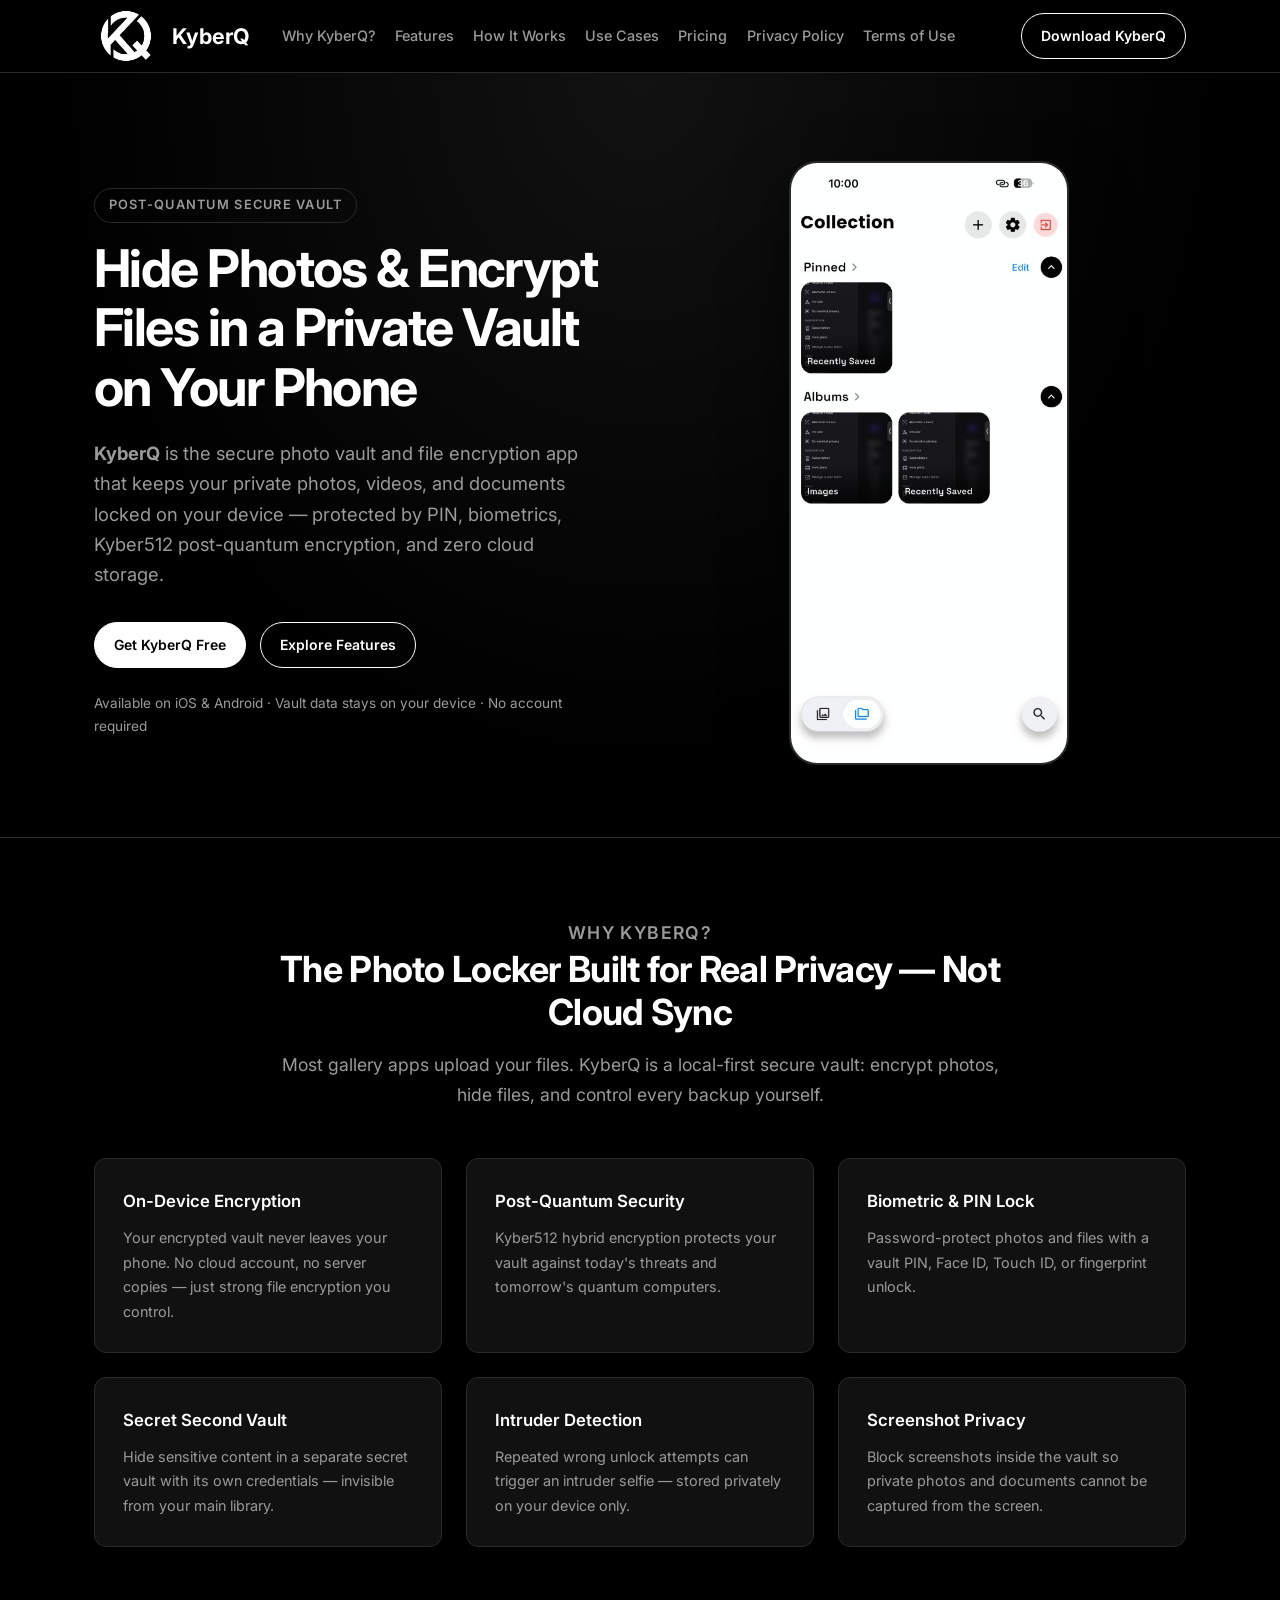
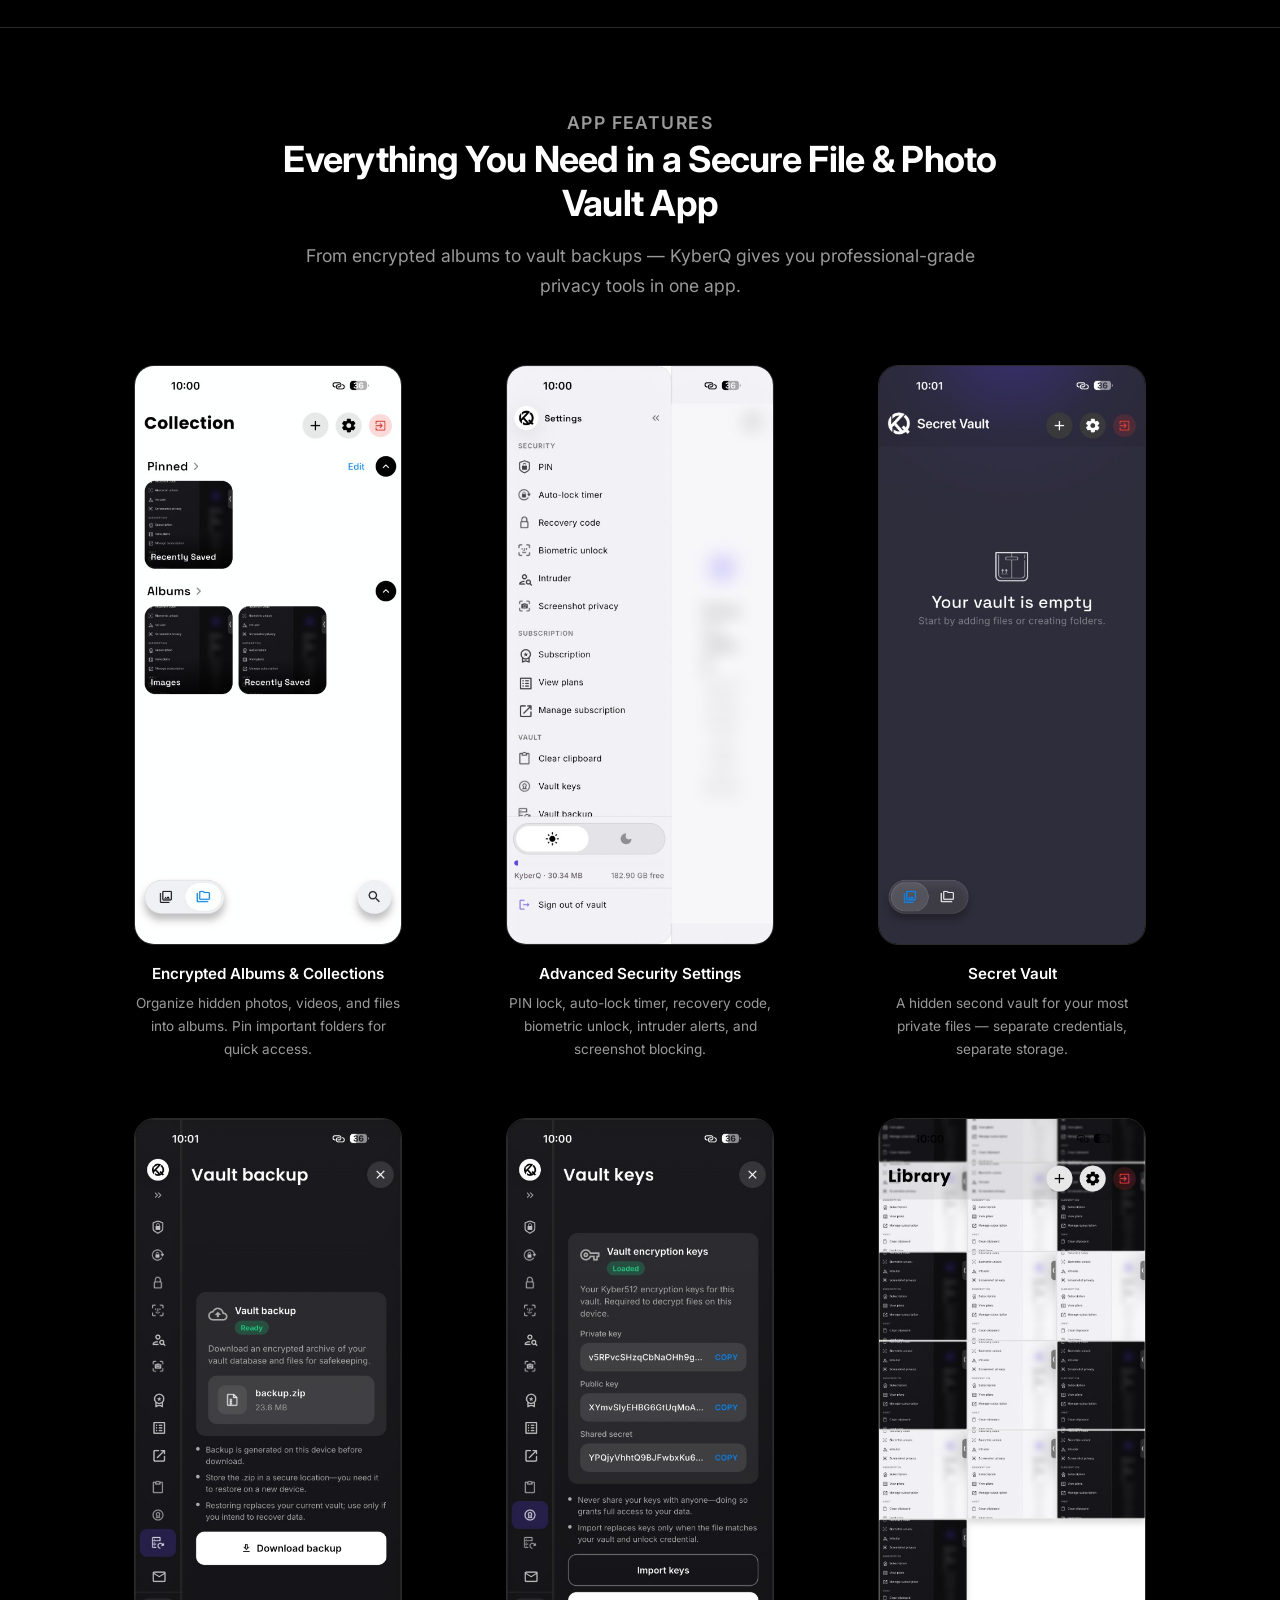
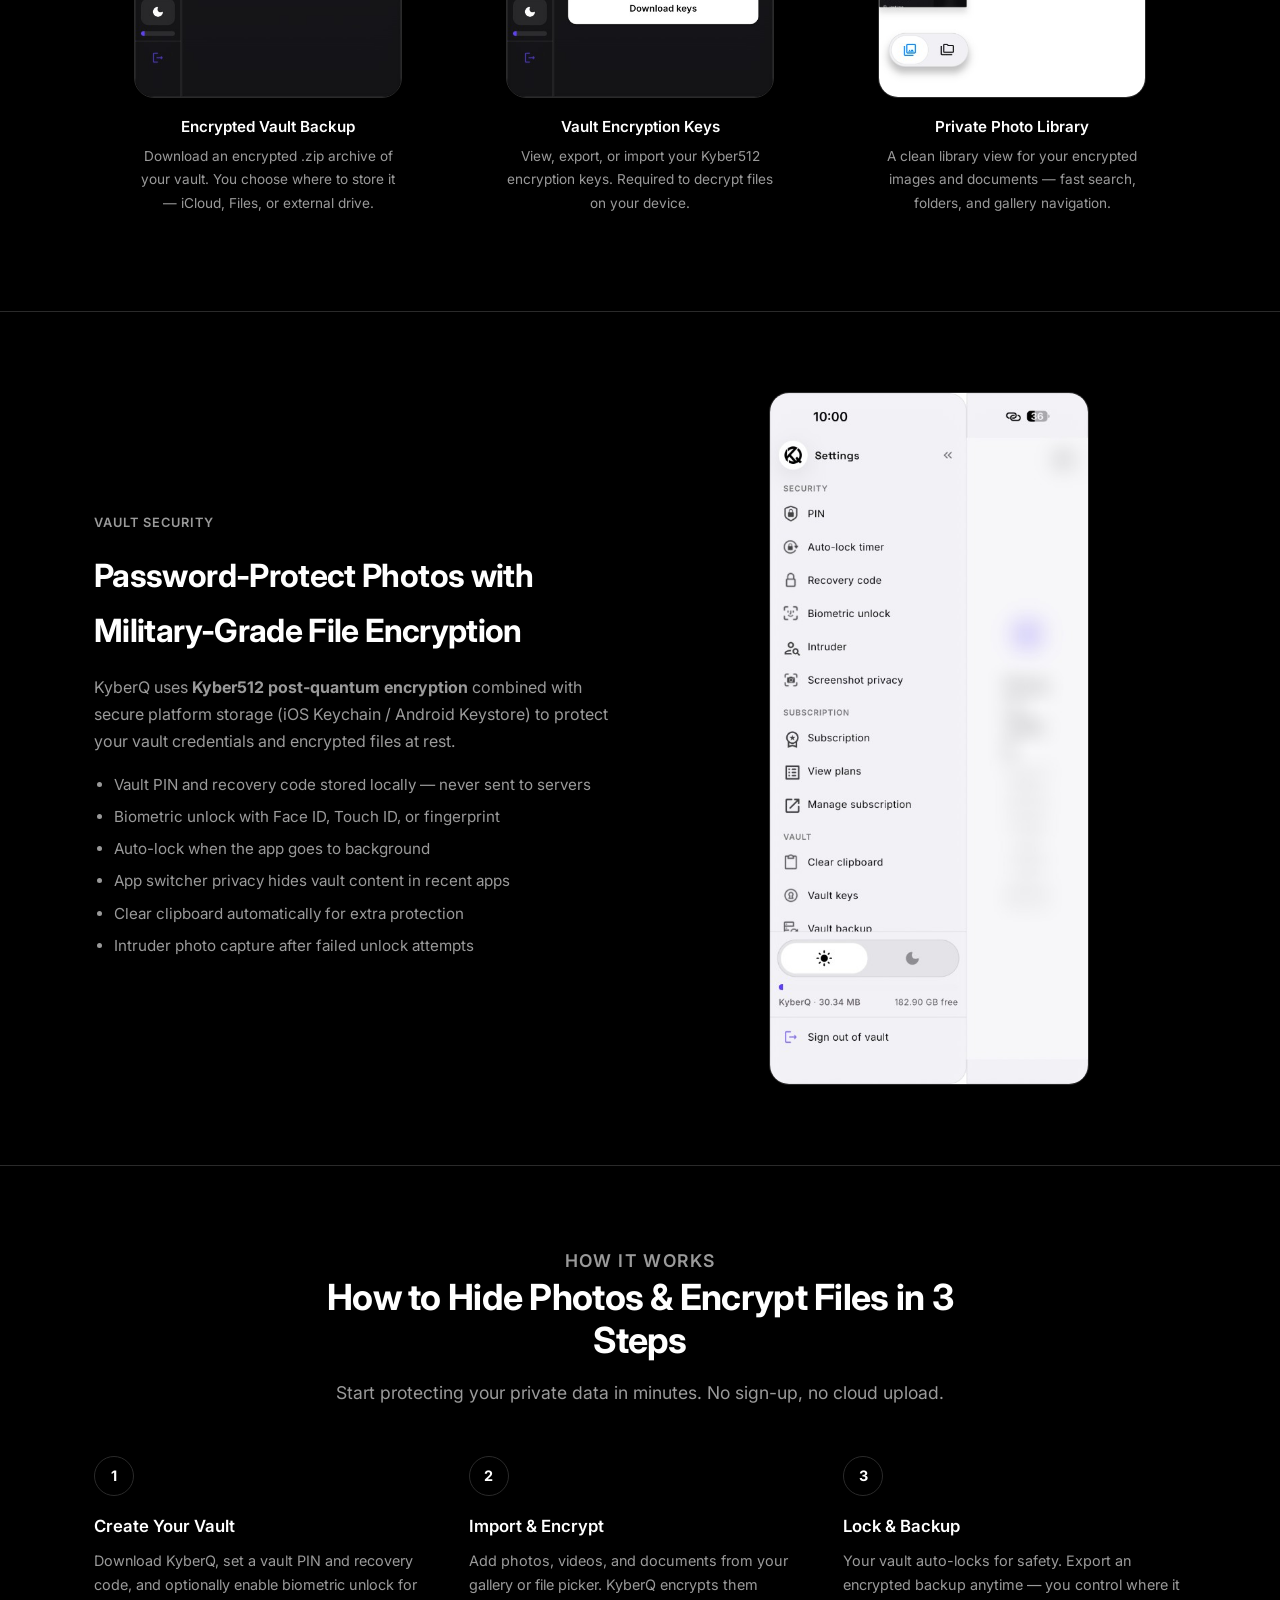
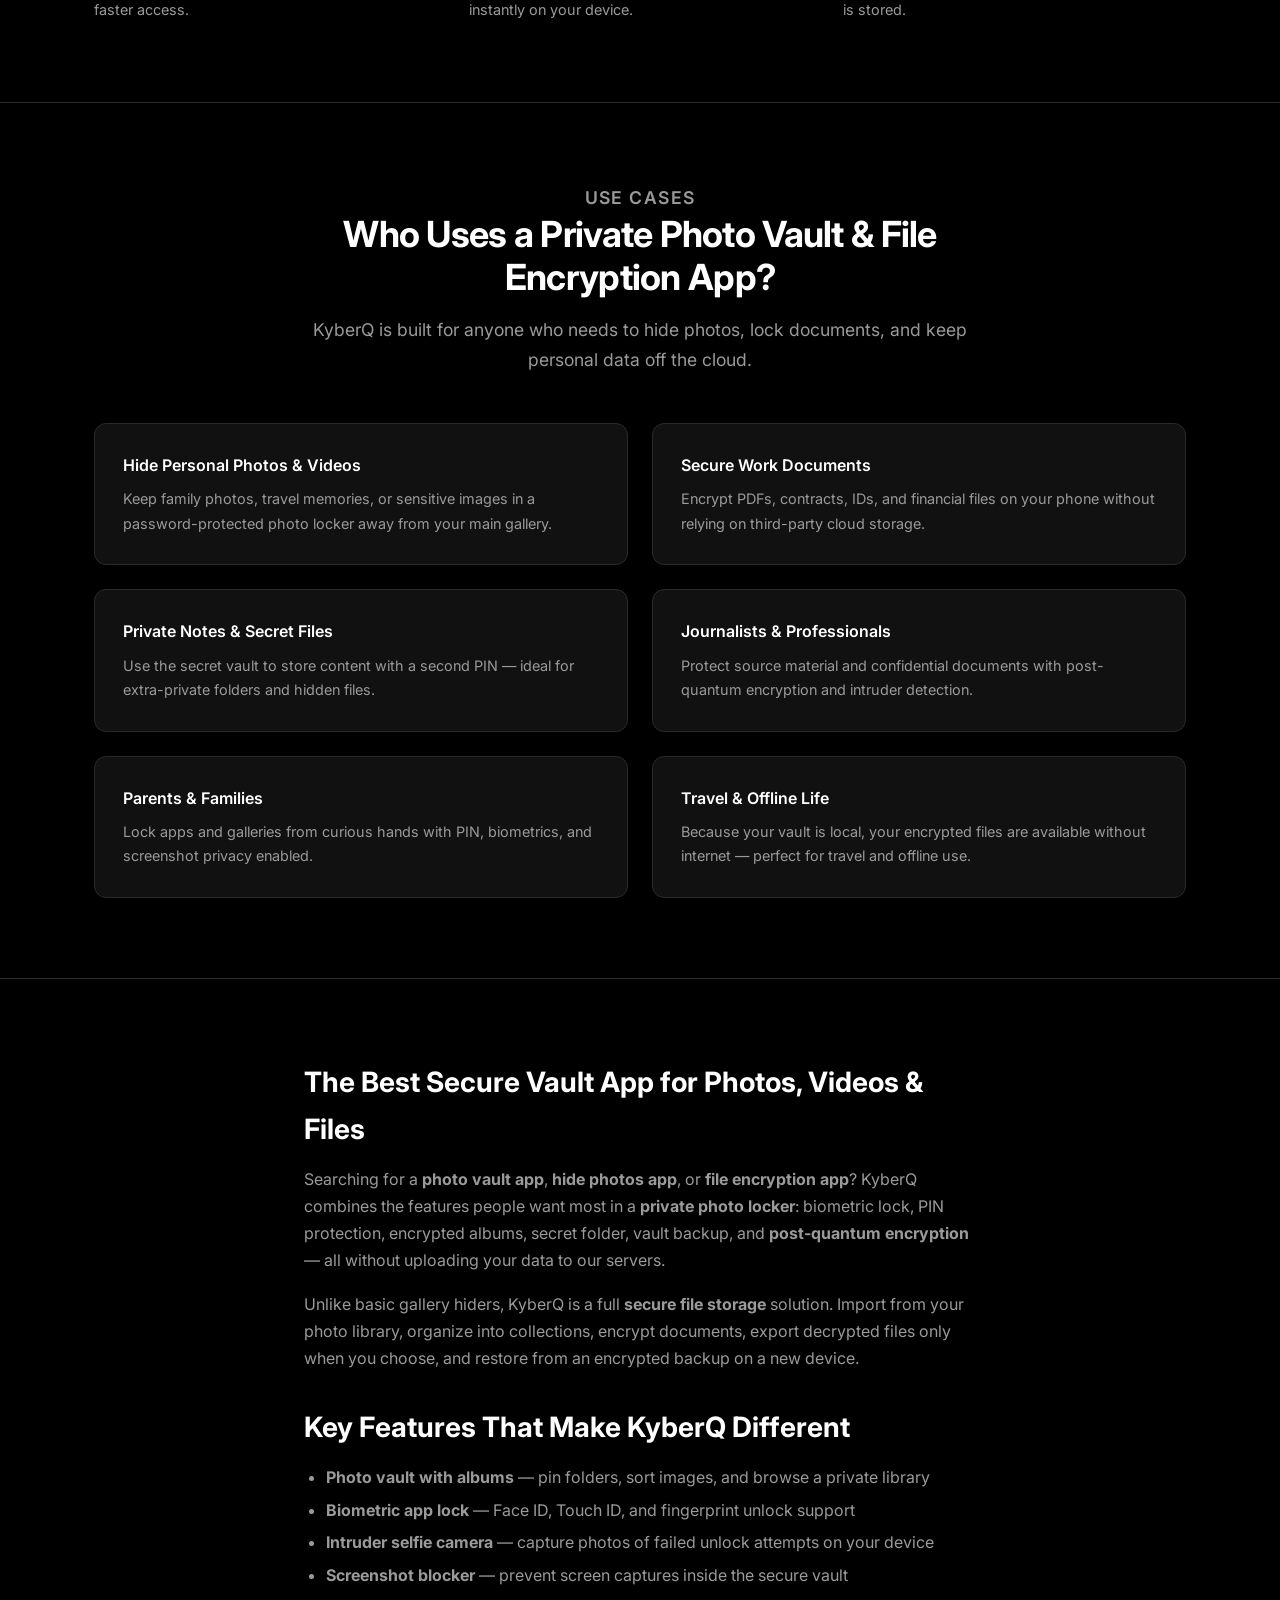
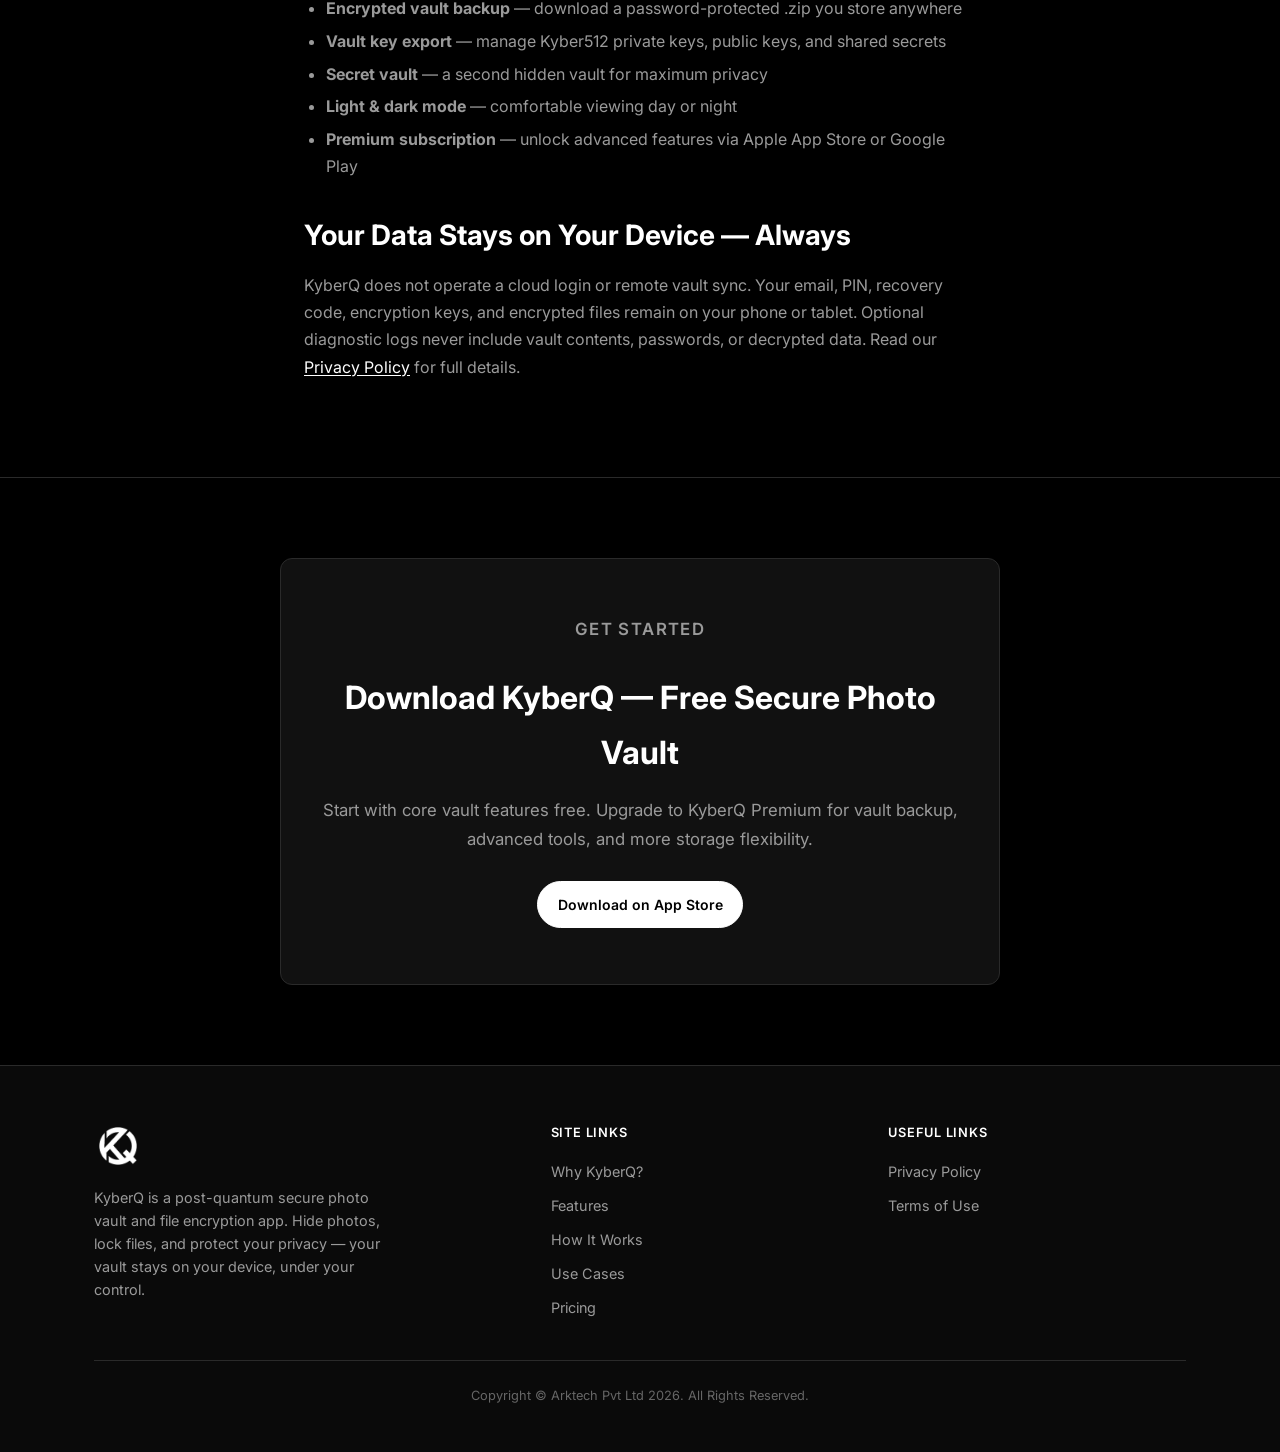
<file: index.html>
<!DOCTYPE html>
<html lang="en">
<head>
  <meta charset="UTF-8">
  <meta name="viewport" content="width=device-width, initial-scale=1.0">
  <title>KyberQ — Secure Photo Vault &amp; File Encryption App | Post-Quantum Privacy</title>
  <meta name="description" content="KyberQ is a secure photo vault and file encryption app for iOS and Android. Hide photos, lock files with PIN or biometrics, use a secret vault, intruder detection, and post-quantum Kyber512 encryption. Your data stays on your device.">
  <meta name="keywords" content="photo vault, hide photos, private photo vault, file encryption app, secure vault, biometric lock, password protect photos, secret folder, encrypt files, photo locker, vault app, post quantum encryption, intruder selfie, screenshot privacy, vault backup, Kyber512, secure file storage">
  <meta name="robots" content="index, follow">
  <link rel="canonical" href="https://kyberquantum.site/">
  <meta property="og:type" content="website">
  <meta property="og:url" content="https://kyberquantum.site/">
  <meta property="og:title" content="KyberQ — Secure Photo Vault &amp; File Encryption App">
  <meta property="og:description" content="Hide photos, encrypt files, and protect your private vault with biometrics, intruder alerts, and post-quantum encryption. Data stays on your device.">
  <meta property="og:image" content="https://kyberquantum.site/assets/screenshots/collection-albums.png">
  <meta name="twitter:card" content="summary_large_image">
  <meta name="twitter:title" content="KyberQ — Secure Photo Vault &amp; File Encryption App">
  <meta name="twitter:description" content="The private photo vault and file encryption app with biometric lock, secret vault, and post-quantum security.">
  <link rel="preconnect" href="https://fonts.googleapis.com">
  <link rel="preconnect" href="https://fonts.gstatic.com" crossorigin>
  <link href="https://fonts.googleapis.com/css2?family=Inter:wght@400;500;600;700&display=swap" rel="stylesheet">
  <link rel="stylesheet" href="css/home.css">
  <link rel="icon" href="assets/logo.png" type="image/png">
  <script type="application/ld+json">
  {
    "@context": "https://schema.org",
    "@type": "SoftwareApplication",
    "name": "KyberQ",
    "applicationCategory": "SecurityApplication",
    "operatingSystem": "iOS, Android",
    "description": "Secure photo vault and file encryption app with biometric lock, secret vault, intruder detection, screenshot privacy, and post-quantum Kyber512 encryption.",
    "url": "https://kyberquantum.site",
    "offers": {
      "@type": "Offer",
      "price": "0",
      "priceCurrency": "USD"
    },
    "publisher": {
      "@type": "Organization",
      "name": "Arktech Pvt Ltd",
      "url": "https://kyberquantum.site"
    }
  }
  </script>
</head>
<body>

  <header class="navbar" role="banner">
    <div class="container navbar-inner">
      <div class="nav-left">
        <a href="./" class="logo" aria-label="KyberQ Home">
          <img src="assets/logo.png" alt="KyberQ secure vault app logo" class="logo-img" width="64" height="64">
          KyberQ
        </a>
        <div class="nav-links-wrapper" id="nav-menu">
          <nav class="nav-links" aria-label="Main navigation">
            <a href="#why-kyberq" class="nav-link">Why KyberQ?</a>
            <a href="#features" class="nav-link">Features</a>
            <a href="#how-it-works" class="nav-link">How It Works</a>
            <a href="#use-cases" class="nav-link">Use Cases</a>
            <a href="#pricing" class="nav-link">Pricing</a>
            <a href="https://kyberquantum.site/privacy-policy/" class="nav-link">Privacy Policy</a>
            <a href="https://kyberquantum.site/terms-of-use/" class="nav-link">Terms of Use</a>
          </nav>
          <a href="#pricing" class="btn-primary nav-menu-cta">Download KyberQ</a>
        </div>
        <button class="nav-toggle" id="nav-toggle" aria-label="Toggle menu" aria-expanded="false">
          <span></span><span></span><span></span>
        </button>
      </div>
      <a href="#pricing" class="btn-primary header-cta">Download KyberQ</a>
    </div>
  </header>

  <main>

    <section class="hero" aria-labelledby="hero-heading">
      <div class="container hero-grid">
        <div class="hero-content">
          <span class="hero-eyebrow">Post-Quantum Secure Vault</span>
          <h1 id="hero-heading">Hide Photos &amp; Encrypt Files in a Private Vault on Your Phone</h1>
          <p class="hero-lead"><strong>KyberQ</strong> is the secure photo vault and file encryption app that keeps your private photos, videos, and documents locked on your device — protected by PIN, biometrics, Kyber512 post-quantum encryption, and zero cloud storage.</p>
          <div class="hero-cta">
            <a href="#pricing" class="btn-primary btn-solid">Get KyberQ Free</a>
            <a href="#features" class="btn-primary">Explore Features</a>
          </div>
          <p class="hero-note">Available on iOS &amp; Android · Vault data stays on your device · No account required</p>
        </div>
        <div class="hero-visual">
          <img src="assets/screenshots/collection-albums.png" alt="KyberQ photo vault app showing encrypted albums and pinned collections on iPhone" class="phone-mockup" width="390" height="844" loading="eager">
        </div>
      </div>
    </section>

    <section class="section" id="why-kyberq" aria-labelledby="why-heading">
      <div class="container">
        <div class="section-header center">
          <p class="section-eyebrow">Why KyberQ?</p>
          <h2 id="why-heading">The Photo Locker Built for Real Privacy — Not Cloud Sync</h2>
          <p>Most gallery apps upload your files. KyberQ is a local-first secure vault: encrypt photos, hide files, and control every backup yourself.</p>
        </div>
        <div class="features-grid">
          <article class="feature-card">
            <h3>On-Device Encryption</h3>
            <p>Your encrypted vault never leaves your phone. No cloud account, no server copies — just strong file encryption you control.</p>
          </article>
          <article class="feature-card">
            <h3>Post-Quantum Security</h3>
            <p>Kyber512 hybrid encryption protects your vault against today's threats and tomorrow's quantum computers.</p>
          </article>
          <article class="feature-card">
            <h3>Biometric &amp; PIN Lock</h3>
            <p>Password-protect photos and files with a vault PIN, Face ID, Touch ID, or fingerprint unlock.</p>
          </article>
          <article class="feature-card">
            <h3>Secret Second Vault</h3>
            <p>Hide sensitive content in a separate secret vault with its own credentials — invisible from your main library.</p>
          </article>
          <article class="feature-card">
            <h3>Intruder Detection</h3>
            <p>Repeated wrong unlock attempts can trigger an intruder selfie — stored privately on your device only.</p>
          </article>
          <article class="feature-card">
            <h3>Screenshot Privacy</h3>
            <p>Block screenshots inside the vault so private photos and documents cannot be captured from the screen.</p>
          </article>
        </div>
      </div>
    </section>

    <section class="section" id="features" aria-labelledby="features-heading">
      <div class="container">
        <div class="section-header center">
          <p class="section-eyebrow">App Features</p>
          <h2 id="features-heading">Everything You Need in a Secure File &amp; Photo Vault App</h2>
          <p>From encrypted albums to vault backups — KyberQ gives you professional-grade privacy tools in one app.</p>
        </div>
        <div class="showcase-grid">
          <figure class="showcase-item">
            <img src="assets/screenshots/collection-albums.png" alt="KyberQ collection screen with encrypted photo albums and pinned folders" width="390" height="844" loading="lazy">
            <figcaption>
              <h3>Encrypted Albums &amp; Collections</h3>
              <p>Organize hidden photos, videos, and files into albums. Pin important folders for quick access.</p>
            </figcaption>
          </figure>
          <figure class="showcase-item">
            <img src="assets/screenshots/security-settings.png" alt="KyberQ security settings with PIN, biometric unlock, intruder detection, and screenshot privacy" width="390" height="844" loading="lazy">
            <figcaption>
              <h3>Advanced Security Settings</h3>
              <p>PIN lock, auto-lock timer, recovery code, biometric unlock, intruder alerts, and screenshot blocking.</p>
            </figcaption>
          </figure>
          <figure class="showcase-item">
            <img src="assets/screenshots/secret-vault.png" alt="KyberQ secret vault for hiding private files separately from main vault" width="390" height="844" loading="lazy">
            <figcaption>
              <h3>Secret Vault</h3>
              <p>A hidden second vault for your most private files — separate credentials, separate storage.</p>
            </figcaption>
          </figure>
          <figure class="showcase-item">
            <img src="assets/screenshots/vault-backup.png" alt="KyberQ encrypted vault backup download feature for secure file recovery" width="390" height="844" loading="lazy">
            <figcaption>
              <h3>Encrypted Vault Backup</h3>
              <p>Download an encrypted .zip archive of your vault. You choose where to store it — iCloud, Files, or external drive.</p>
            </figcaption>
          </figure>
          <figure class="showcase-item">
            <img src="assets/screenshots/vault-keys.png" alt="KyberQ vault encryption keys with Kyber512 private and public key management" width="390" height="844" loading="lazy">
            <figcaption>
              <h3>Vault Encryption Keys</h3>
              <p>View, export, or import your Kyber512 encryption keys. Required to decrypt files on your device.</p>
            </figcaption>
          </figure>
          <figure class="showcase-item">
            <img src="assets/screenshots/private-library.png" alt="KyberQ private photo library with secure file storage and folder organization" width="390" height="844" loading="lazy">
            <figcaption>
              <h3>Private Photo Library</h3>
              <p>A clean library view for your encrypted images and documents — fast search, folders, and gallery navigation.</p>
            </figcaption>
          </figure>
        </div>
      </div>
    </section>

    <section class="section" aria-labelledby="security-heading">
      <div class="container split-feature">
        <div class="split-content">
          <p class="section-eyebrow">Vault Security</p>
          <h2 id="security-heading">Password-Protect Photos with Military-Grade File Encryption</h2>
          <p>KyberQ uses <strong>Kyber512 post-quantum encryption</strong> combined with secure platform storage (iOS Keychain / Android Keystore) to protect your vault credentials and encrypted files at rest.</p>
          <ul>
            <li>Vault PIN and recovery code stored locally — never sent to servers</li>
            <li>Biometric unlock with Face ID, Touch ID, or fingerprint</li>
            <li>Auto-lock when the app goes to background</li>
            <li>App switcher privacy hides vault content in recent apps</li>
            <li>Clear clipboard automatically for extra protection</li>
            <li>Intruder photo capture after failed unlock attempts</li>
          </ul>
        </div>
        <div class="split-visual">
          <img src="assets/screenshots/security-settings.png" alt="KyberQ app security settings for private photo vault protection" width="390" height="844" loading="lazy">
        </div>
      </div>
    </section>

    <section class="section" id="how-it-works" aria-labelledby="how-heading">
      <div class="container">
        <div class="section-header center">
          <p class="section-eyebrow">How It Works</p>
          <h2 id="how-heading">How to Hide Photos &amp; Encrypt Files in 3 Steps</h2>
          <p>Start protecting your private data in minutes. No sign-up, no cloud upload.</p>
        </div>
        <div class="steps">
          <article class="step">
            <div class="step-num" aria-hidden="true"></div>
            <h3>Create Your Vault</h3>
            <p>Download KyberQ, set a vault PIN and recovery code, and optionally enable biometric unlock for faster access.</p>
          </article>
          <article class="step">
            <div class="step-num" aria-hidden="true"></div>
            <h3>Import &amp; Encrypt</h3>
            <p>Add photos, videos, and documents from your gallery or file picker. KyberQ encrypts them instantly on your device.</p>
          </article>
          <article class="step">
            <div class="step-num" aria-hidden="true"></div>
            <h3>Lock &amp; Backup</h3>
            <p>Your vault auto-locks for safety. Export an encrypted backup anytime — you control where it is stored.</p>
          </article>
        </div>
      </div>
    </section>

    <section class="section" id="use-cases" aria-labelledby="usecases-heading">
      <div class="container">
        <div class="section-header center">
          <p class="section-eyebrow">Use Cases</p>
          <h2 id="usecases-heading">Who Uses a Private Photo Vault &amp; File Encryption App?</h2>
          <p>KyberQ is built for anyone who needs to hide photos, lock documents, and keep personal data off the cloud.</p>
        </div>
        <div class="use-cases">
          <article class="use-case">
            <h3>Hide Personal Photos &amp; Videos</h3>
            <p>Keep family photos, travel memories, or sensitive images in a password-protected photo locker away from your main gallery.</p>
          </article>
          <article class="use-case">
            <h3>Secure Work Documents</h3>
            <p>Encrypt PDFs, contracts, IDs, and financial files on your phone without relying on third-party cloud storage.</p>
          </article>
          <article class="use-case">
            <h3>Private Notes &amp; Secret Files</h3>
            <p>Use the secret vault to store content with a second PIN — ideal for extra-private folders and hidden files.</p>
          </article>
          <article class="use-case">
            <h3>Journalists &amp; Professionals</h3>
            <p>Protect source material and confidential documents with post-quantum encryption and intruder detection.</p>
          </article>
          <article class="use-case">
            <h3>Parents &amp; Families</h3>
            <p>Lock apps and galleries from curious hands with PIN, biometrics, and screenshot privacy enabled.</p>
          </article>
          <article class="use-case">
            <h3>Travel &amp; Offline Life</h3>
            <p>Because your vault is local, your encrypted files are available without internet — perfect for travel and offline use.</p>
          </article>
        </div>
      </div>
    </section>

    <section class="section" aria-labelledby="seo-heading">
      <div class="container seo-content">
        <h2 id="seo-heading">The Best Secure Vault App for Photos, Videos &amp; Files</h2>
        <p>Searching for a <strong>photo vault app</strong>, <strong>hide photos app</strong>, or <strong>file encryption app</strong>? KyberQ combines the features people want most in a <strong>private photo locker</strong>: biometric lock, PIN protection, encrypted albums, secret folder, vault backup, and <strong>post-quantum encryption</strong> — all without uploading your data to our servers.</p>
        <p>Unlike basic gallery hiders, KyberQ is a full <strong>secure file storage</strong> solution. Import from your photo library, organize into collections, encrypt documents, export decrypted files only when you choose, and restore from an encrypted backup on a new device.</p>

        <h2>Key Features That Make KyberQ Different</h2>
        <ul>
          <li><strong>Photo vault with albums</strong> — pin folders, sort images, and browse a private library</li>
          <li><strong>Biometric app lock</strong> — Face ID, Touch ID, and fingerprint unlock support</li>
          <li><strong>Intruder selfie camera</strong> — capture photos of failed unlock attempts on your device</li>
          <li><strong>Screenshot blocker</strong> — prevent screen captures inside the secure vault</li>
          <li><strong>Encrypted vault backup</strong> — download a password-protected .zip you store anywhere</li>
          <li><strong>Vault key export</strong> — manage Kyber512 private keys, public keys, and shared secrets</li>
          <li><strong>Secret vault</strong> — a second hidden vault for maximum privacy</li>
          <li><strong>Light &amp; dark mode</strong> — comfortable viewing day or night</li>
          <li><strong>Premium subscription</strong> — unlock advanced features via Apple App Store or Google Play</li>
        </ul>

        <h2>Your Data Stays on Your Device — Always</h2>
        <p>KyberQ does not operate a cloud login or remote vault sync. Your email, PIN, recovery code, encryption keys, and encrypted files remain on your phone or tablet. Optional diagnostic logs never include vault contents, passwords, or decrypted data. Read our <a href="https://kyberquantum.site/privacy-policy/">Privacy Policy</a> for full details.</p>
      </div>
    </section>

    <section class="section" id="pricing" aria-labelledby="pricing-heading">
      <div class="container">
        <div class="pricing-cta">
          <p class="section-eyebrow">Get Started</p>
          <h2 id="pricing-heading">Download KyberQ — Free Secure Photo Vault</h2>
          <p>Start with core vault features free. Upgrade to KyberQ Premium for vault backup, advanced tools, and more storage flexibility.</p>
          <a href="https://apps.apple.com" class="btn-primary btn-solid">Download on App Store</a>
        </div>
      </div>
    </section>

  </main>

  <footer class="footer" role="contentinfo">
    <div class="container">
      <div class="footer-grid">
        <div class="footer-about">
          <img src="assets/logo.png" alt="KyberQ" class="footer-logo" width="48" height="48">
          <p>KyberQ is a post-quantum secure photo vault and file encryption app. Hide photos, lock files, and protect your privacy — your vault stays on your device, under your control.</p>
        </div>
        <div>
          <p class="footer-heading">Site Links</p>
          <nav class="footer-links" aria-label="Site links">
            <a href="#why-kyberq">Why KyberQ?</a>
            <a href="#features">Features</a>
            <a href="#how-it-works">How It Works</a>
            <a href="#use-cases">Use Cases</a>
            <a href="#pricing">Pricing</a>
          </nav>
        </div>
        <div>
          <p class="footer-heading">Useful Links</p>
          <nav class="footer-links" aria-label="Useful links">
            <a href="https://kyberquantum.site/privacy-policy/">Privacy Policy</a>
            <a href="https://kyberquantum.site/terms-of-use/">Terms of Use</a>
          </nav>
        </div>
      </div>
      <p class="footer-copy">Copyright &copy; Arktech Pvt Ltd 2026. All Rights Reserved.</p>
    </div>
  </footer>

  <script>
    const toggle = document.getElementById('nav-toggle');
    const menu = document.getElementById('nav-menu');
    toggle.addEventListener('click', () => {
      const isOpen = menu.classList.toggle('open');
      toggle.setAttribute('aria-expanded', isOpen);
    });
  </script>

</body>
</html>
</file>
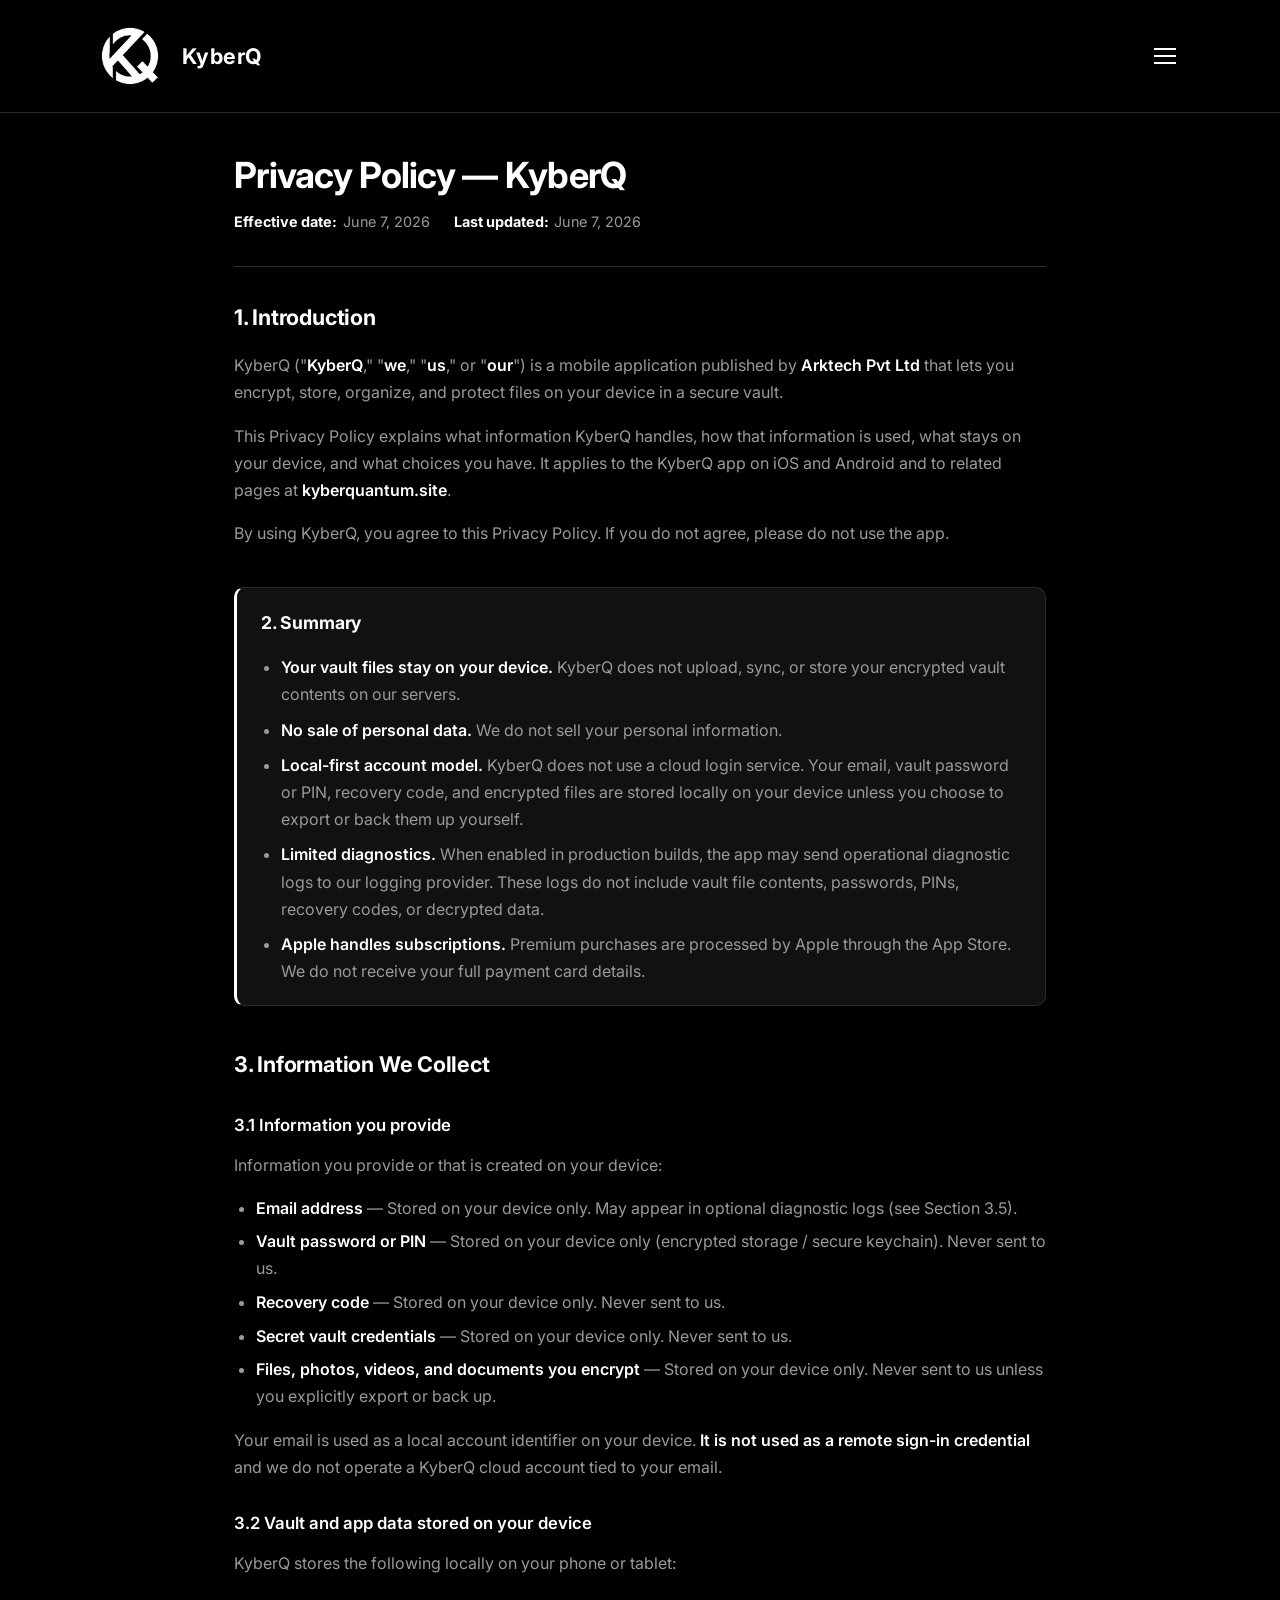
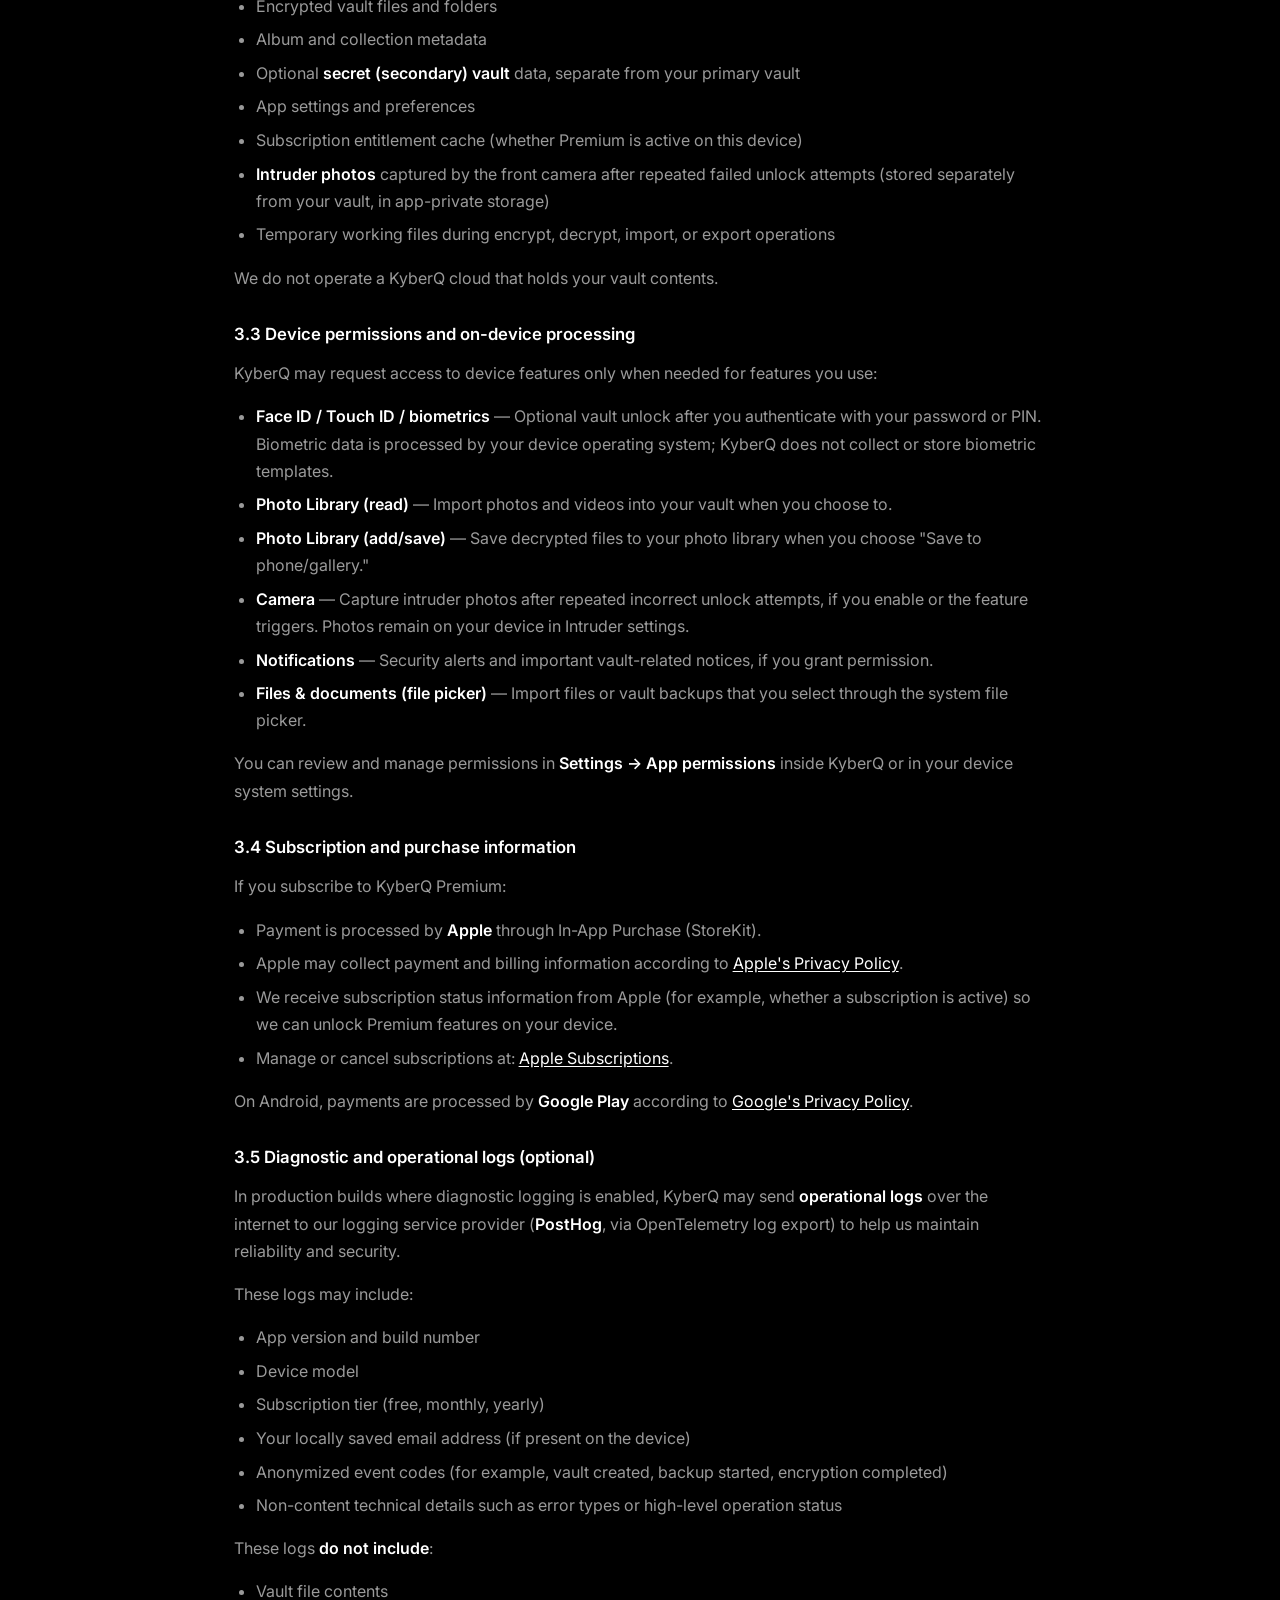
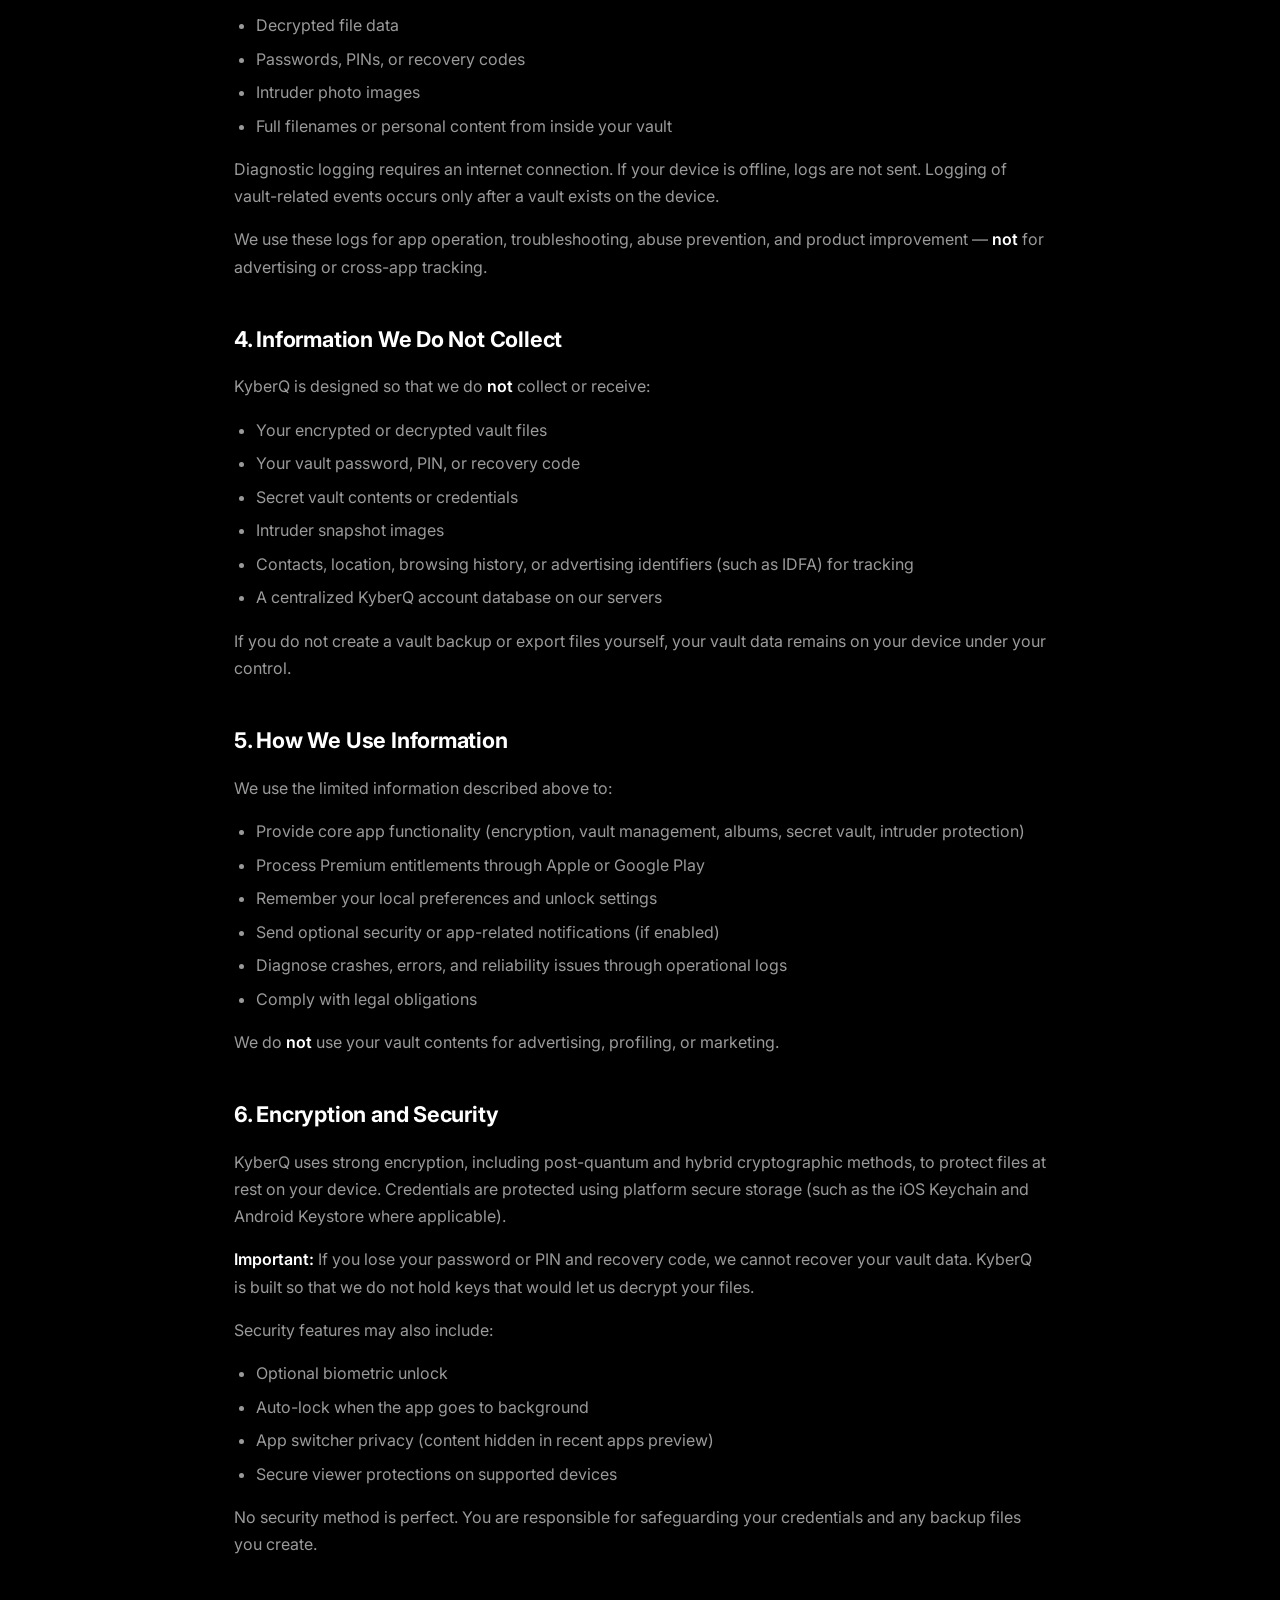
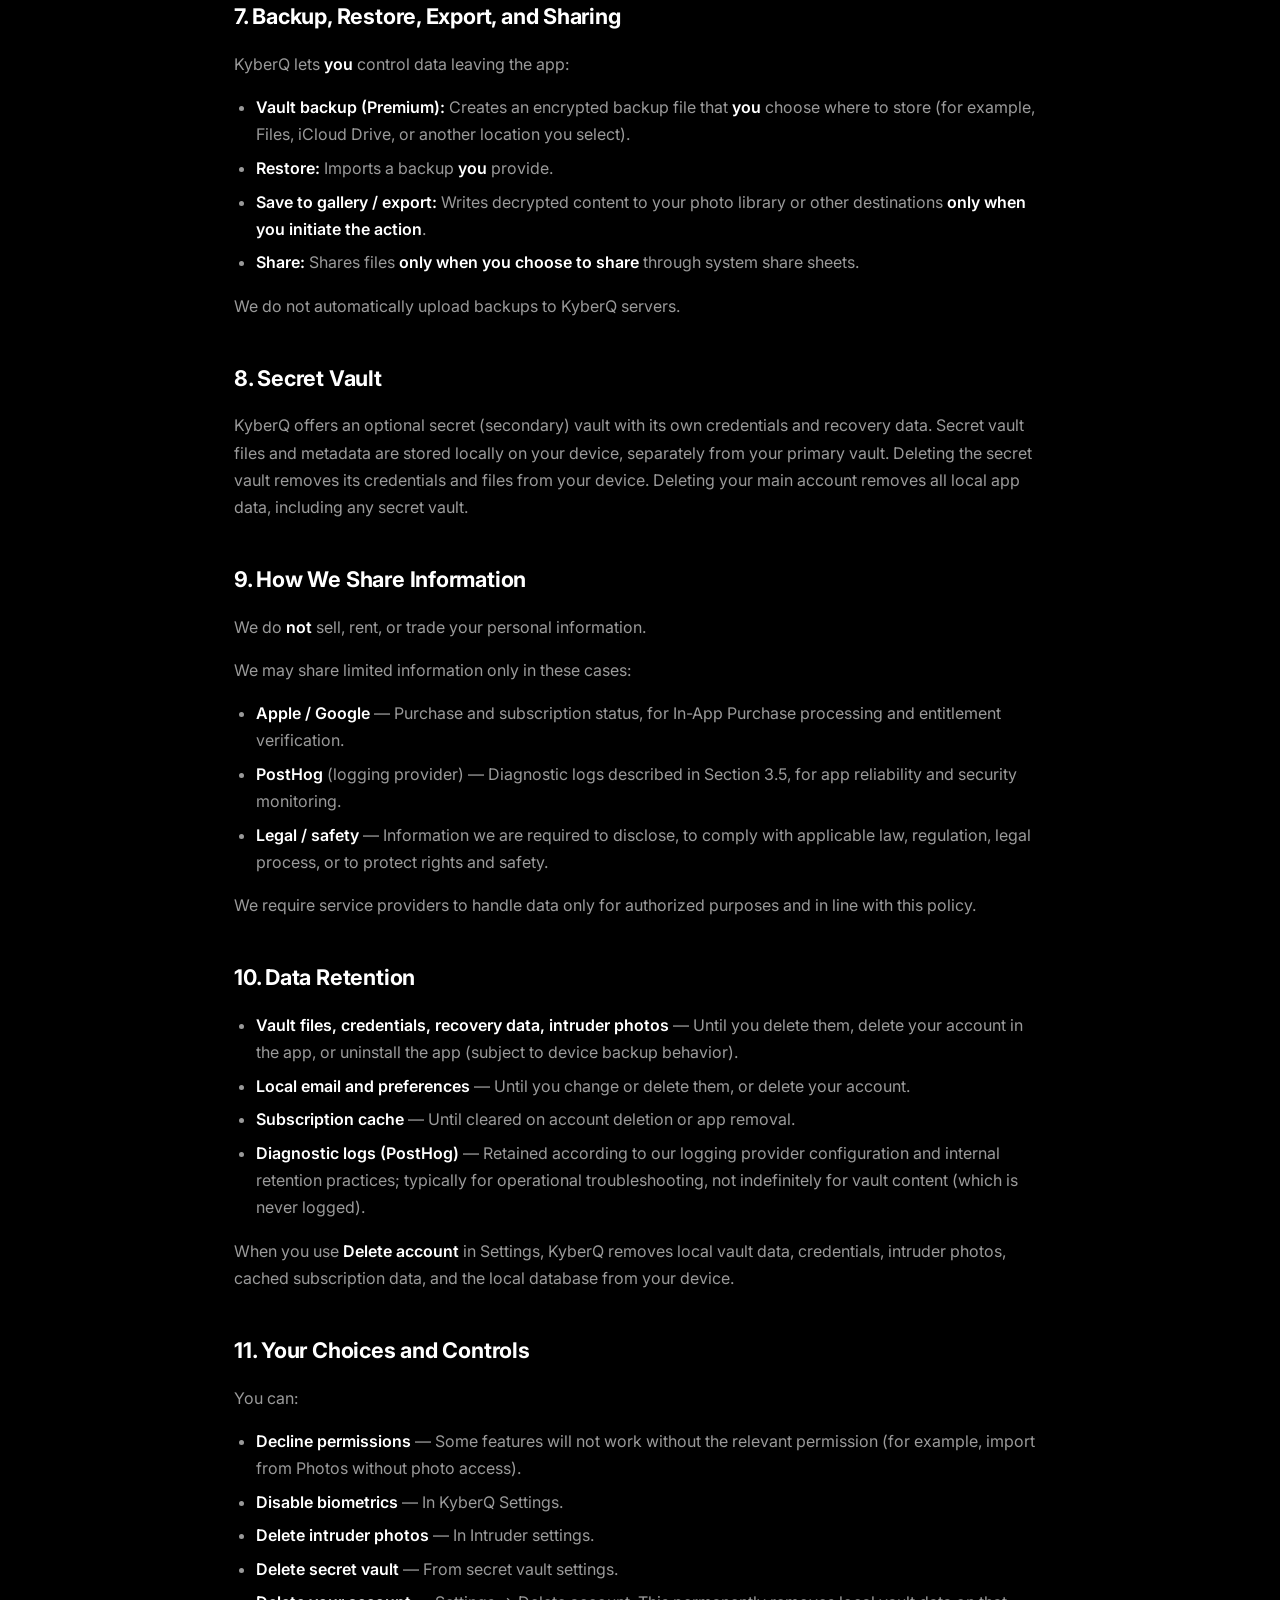
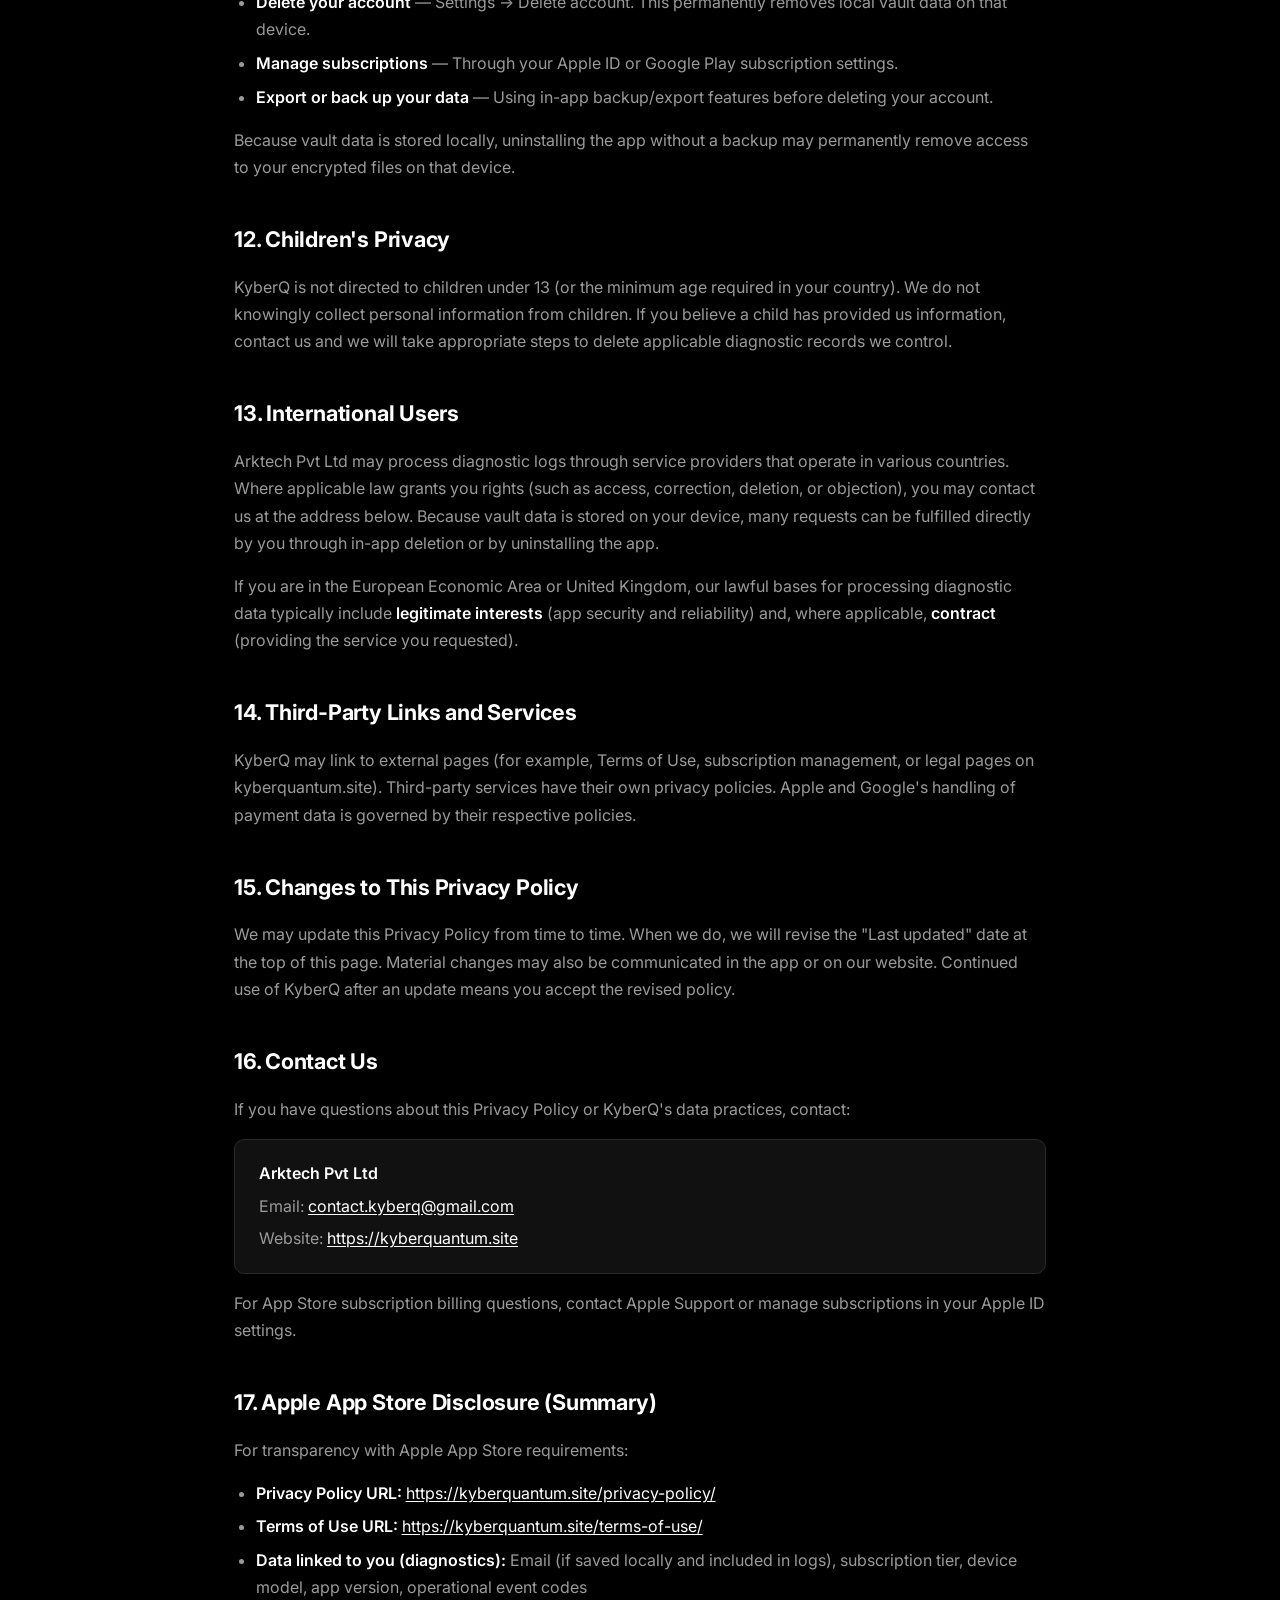
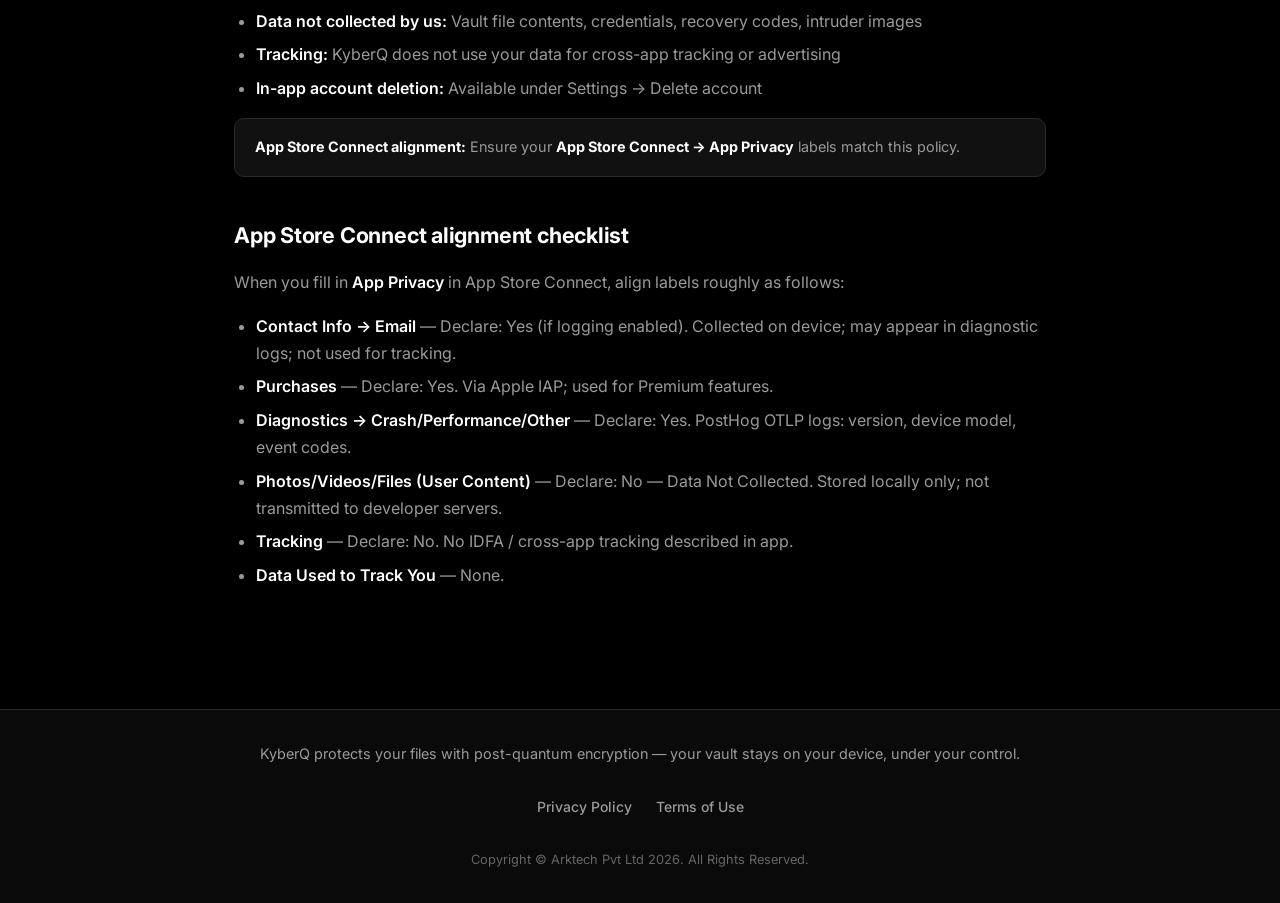
<file: privacy-policy/index.html>
<!DOCTYPE html>
<html lang="en">
<head>
  <meta charset="UTF-8">
  <meta name="viewport" content="width=device-width, initial-scale=1.0">
  <meta name="description" content="KyberQ Privacy Policy — how Arktech Pvt Ltd handles your data in the KyberQ encryption vault app.">
  <title>Privacy Policy — KyberQ</title>
  <link rel="canonical" href="https://kyberquantum.site/privacy-policy/">
  <link rel="preconnect" href="https://fonts.googleapis.com">
  <link rel="preconnect" href="https://fonts.gstatic.com" crossorigin>
  <link href="https://fonts.googleapis.com/css2?family=Inter:wght@400;500;600;700&display=swap" rel="stylesheet">
  <link rel="stylesheet" href="styles.css">
  <link rel="icon" href="../assets/logo.png" type="image/png">
</head>
<body>

  <header class="site-header">
    <div class="header-inner">
      <div class="nav-left">
        <a href="../" class="logo" aria-label="KyberQ Home">
          <img src="../assets/logo.png" alt="KyberQ" class="logo-img" width="64" height="64">
          KyberQ
        </a>
        <div class="nav-links-wrapper" id="nav-menu">
          <nav class="nav-links" aria-label="Main navigation">
            <a href="../" class="nav-link">Home</a>
            <a href="../#why-kyberq" class="nav-link">Why KyberQ?</a>
            <a href="../#features" class="nav-link">Features</a>
            <a href="../#how-it-works" class="nav-link">How It Works</a>
            <a href="../#use-cases" class="nav-link">Use Cases</a>
            <a href="../#pricing" class="nav-link">Pricing</a>
            <a href="https://kyberquantum.site/privacy-policy/" class="nav-link active">Privacy Policy</a>
            <a href="https://kyberquantum.site/terms-of-use/" class="nav-link">Terms of Use</a>
          </nav>
          <a href="../#pricing" class="btn-primary nav-menu-cta">Download KyberQ</a>
        </div>
        <button class="nav-toggle" id="nav-toggle" aria-label="Toggle menu" aria-expanded="false">
          <span></span><span></span><span></span>
        </button>
      </div>
      <a href="../#pricing" class="btn-primary header-cta">Download KyberQ</a>
    </div>
  </header>

  <main>
    <h1 class="page-title">Privacy Policy — KyberQ</h1>

    <div class="meta">
      <span><strong>Effective date:</strong> June 7, 2026</span>
      <span><strong>Last updated:</strong> June 7, 2026</span>
    </div>

    <section id="introduction">
      <h2>1. Introduction</h2>
      <p>KyberQ ("<strong>KyberQ</strong>," "<strong>we</strong>," "<strong>us</strong>," or "<strong>our</strong>") is a mobile application published by <strong>Arktech Pvt Ltd</strong> that lets you encrypt, store, organize, and protect files on your device in a secure vault.</p>
      <p>This Privacy Policy explains what information KyberQ handles, how that information is used, what stays on your device, and what choices you have. It applies to the KyberQ app on iOS and Android and to related pages at <strong>kyberquantum.site</strong>.</p>
      <p>By using KyberQ, you agree to this Privacy Policy. If you do not agree, please do not use the app.</p>
    </section>

    <div class="summary-box">
      <h2>2. Summary</h2>
      <ul>
        <li><strong>Your vault files stay on your device.</strong> KyberQ does not upload, sync, or store your encrypted vault contents on our servers.</li>
        <li><strong>No sale of personal data.</strong> We do not sell your personal information.</li>
        <li><strong>Local-first account model.</strong> KyberQ does not use a cloud login service. Your email, vault password or PIN, recovery code, and encrypted files are stored locally on your device unless you choose to export or back them up yourself.</li>
        <li><strong>Limited diagnostics.</strong> When enabled in production builds, the app may send operational diagnostic logs to our logging provider. These logs do not include vault file contents, passwords, PINs, recovery codes, or decrypted data.</li>
        <li><strong>Apple handles subscriptions.</strong> Premium purchases are processed by Apple through the App Store. We do not receive your full payment card details.</li>
      </ul>
    </div>

    <section id="information-we-collect">
      <h2>3. Information We Collect</h2>

      <h3>3.1 Information you provide</h3>
      <p>Information you provide or that is created on your device:</p>
      <ul>
        <li><strong>Email address</strong> — Stored on your device only. May appear in optional diagnostic logs (see Section 3.5).</li>
        <li><strong>Vault password or PIN</strong> — Stored on your device only (encrypted storage / secure keychain). Never sent to us.</li>
        <li><strong>Recovery code</strong> — Stored on your device only. Never sent to us.</li>
        <li><strong>Secret vault credentials</strong> — Stored on your device only. Never sent to us.</li>
        <li><strong>Files, photos, videos, and documents you encrypt</strong> — Stored on your device only. Never sent to us unless you explicitly export or back up.</li>
      </ul>
      <p>Your email is used as a local account identifier on your device. <strong>It is not used as a remote sign-in credential</strong> and we do not operate a KyberQ cloud account tied to your email.</p>

      <h3>3.2 Vault and app data stored on your device</h3>
      <p>KyberQ stores the following locally on your phone or tablet:</p>
      <ul>
        <li>Encrypted vault files and folders</li>
        <li>Album and collection metadata</li>
        <li>Optional <strong>secret (secondary) vault</strong> data, separate from your primary vault</li>
        <li>App settings and preferences</li>
        <li>Subscription entitlement cache (whether Premium is active on this device)</li>
        <li><strong>Intruder photos</strong> captured by the front camera after repeated failed unlock attempts (stored separately from your vault, in app-private storage)</li>
        <li>Temporary working files during encrypt, decrypt, import, or export operations</li>
      </ul>
      <p>We do not operate a KyberQ cloud that holds your vault contents.</p>

      <h3>3.3 Device permissions and on-device processing</h3>
      <p>KyberQ may request access to device features only when needed for features you use:</p>
      <ul>
        <li><strong>Face ID / Touch ID / biometrics</strong> — Optional vault unlock after you authenticate with your password or PIN. Biometric data is processed by your device operating system; KyberQ does not collect or store biometric templates.</li>
        <li><strong>Photo Library (read)</strong> — Import photos and videos into your vault when you choose to.</li>
        <li><strong>Photo Library (add/save)</strong> — Save decrypted files to your photo library when you choose "Save to phone/gallery."</li>
        <li><strong>Camera</strong> — Capture intruder photos after repeated incorrect unlock attempts, if you enable or the feature triggers. Photos remain on your device in Intruder settings.</li>
        <li><strong>Notifications</strong> — Security alerts and important vault-related notices, if you grant permission.</li>
        <li><strong>Files &amp; documents (file picker)</strong> — Import files or vault backups that you select through the system file picker.</li>
      </ul>
      <p>You can review and manage permissions in <strong>Settings → App permissions</strong> inside KyberQ or in your device system settings.</p>

      <h3>3.4 Subscription and purchase information</h3>
      <p>If you subscribe to KyberQ Premium:</p>
      <ul>
        <li>Payment is processed by <strong>Apple</strong> through In-App Purchase (StoreKit).</li>
        <li>Apple may collect payment and billing information according to <a href="https://www.apple.com/legal/privacy/" target="_blank" rel="noopener noreferrer">Apple's Privacy Policy</a>.</li>
        <li>We receive subscription status information from Apple (for example, whether a subscription is active) so we can unlock Premium features on your device.</li>
        <li>Manage or cancel subscriptions at: <a href="https://apps.apple.com/account/subscriptions" target="_blank" rel="noopener noreferrer">Apple Subscriptions</a>.</li>
      </ul>
      <p>On Android, payments are processed by <strong>Google Play</strong> according to <a href="https://policies.google.com/privacy" target="_blank" rel="noopener noreferrer">Google's Privacy Policy</a>.</p>

      <h3>3.5 Diagnostic and operational logs (optional)</h3>
      <p>In production builds where diagnostic logging is enabled, KyberQ may send <strong>operational logs</strong> over the internet to our logging service provider (<strong>PostHog</strong>, via OpenTelemetry log export) to help us maintain reliability and security.</p>
      <p>These logs may include:</p>
      <ul>
        <li>App version and build number</li>
        <li>Device model</li>
        <li>Subscription tier (free, monthly, yearly)</li>
        <li>Your locally saved email address (if present on the device)</li>
        <li>Anonymized event codes (for example, vault created, backup started, encryption completed)</li>
        <li>Non-content technical details such as error types or high-level operation status</li>
      </ul>
      <p>These logs <strong>do not include</strong>:</p>
      <ul>
        <li>Vault file contents</li>
        <li>Decrypted file data</li>
        <li>Passwords, PINs, or recovery codes</li>
        <li>Intruder photo images</li>
        <li>Full filenames or personal content from inside your vault</li>
      </ul>
      <p>Diagnostic logging requires an internet connection. If your device is offline, logs are not sent. Logging of vault-related events occurs only after a vault exists on the device.</p>
      <p>We use these logs for app operation, troubleshooting, abuse prevention, and product improvement — <strong>not</strong> for advertising or cross-app tracking.</p>
    </section>

    <section id="information-we-do-not-collect">
      <h2>4. Information We Do Not Collect</h2>
      <p>KyberQ is designed so that we do <strong>not</strong> collect or receive:</p>
      <ul>
        <li>Your encrypted or decrypted vault files</li>
        <li>Your vault password, PIN, or recovery code</li>
        <li>Secret vault contents or credentials</li>
        <li>Intruder snapshot images</li>
        <li>Contacts, location, browsing history, or advertising identifiers (such as IDFA) for tracking</li>
        <li>A centralized KyberQ account database on our servers</li>
      </ul>
      <p>If you do not create a vault backup or export files yourself, your vault data remains on your device under your control.</p>
    </section>

    <section id="how-we-use-information">
      <h2>5. How We Use Information</h2>
      <p>We use the limited information described above to:</p>
      <ul>
        <li>Provide core app functionality (encryption, vault management, albums, secret vault, intruder protection)</li>
        <li>Process Premium entitlements through Apple or Google Play</li>
        <li>Remember your local preferences and unlock settings</li>
        <li>Send optional security or app-related notifications (if enabled)</li>
        <li>Diagnose crashes, errors, and reliability issues through operational logs</li>
        <li>Comply with legal obligations</li>
      </ul>
      <p>We do <strong>not</strong> use your vault contents for advertising, profiling, or marketing.</p>
    </section>

    <section id="encryption-and-security">
      <h2>6. Encryption and Security</h2>
      <p>KyberQ uses strong encryption, including post-quantum and hybrid cryptographic methods, to protect files at rest on your device. Credentials are protected using platform secure storage (such as the iOS Keychain and Android Keystore where applicable).</p>
      <p><strong>Important:</strong> If you lose your password or PIN and recovery code, we cannot recover your vault data. KyberQ is built so that we do not hold keys that would let us decrypt your files.</p>
      <p>Security features may also include:</p>
      <ul>
        <li>Optional biometric unlock</li>
        <li>Auto-lock when the app goes to background</li>
        <li>App switcher privacy (content hidden in recent apps preview)</li>
        <li>Secure viewer protections on supported devices</li>
      </ul>
      <p>No security method is perfect. You are responsible for safeguarding your credentials and any backup files you create.</p>
    </section>

    <section id="backup-restore-export">
      <h2>7. Backup, Restore, Export, and Sharing</h2>
      <p>KyberQ lets <strong>you</strong> control data leaving the app:</p>
      <ul>
        <li><strong>Vault backup (Premium):</strong> Creates an encrypted backup file that <strong>you</strong> choose where to store (for example, Files, iCloud Drive, or another location you select).</li>
        <li><strong>Restore:</strong> Imports a backup <strong>you</strong> provide.</li>
        <li><strong>Save to gallery / export:</strong> Writes decrypted content to your photo library or other destinations <strong>only when you initiate the action</strong>.</li>
        <li><strong>Share:</strong> Shares files <strong>only when you choose to share</strong> through system share sheets.</li>
      </ul>
      <p>We do not automatically upload backups to KyberQ servers.</p>
    </section>

    <section id="secret-vault">
      <h2>8. Secret Vault</h2>
      <p>KyberQ offers an optional secret (secondary) vault with its own credentials and recovery data. Secret vault files and metadata are stored locally on your device, separately from your primary vault. Deleting the secret vault removes its credentials and files from your device. Deleting your main account removes all local app data, including any secret vault.</p>
    </section>

    <section id="how-we-share">
      <h2>9. How We Share Information</h2>
      <p>We do <strong>not</strong> sell, rent, or trade your personal information.</p>
      <p>We may share limited information only in these cases:</p>
      <ul>
        <li><strong>Apple / Google</strong> — Purchase and subscription status, for In-App Purchase processing and entitlement verification.</li>
        <li><strong>PostHog</strong> (logging provider) — Diagnostic logs described in Section 3.5, for app reliability and security monitoring.</li>
        <li><strong>Legal / safety</strong> — Information we are required to disclose, to comply with applicable law, regulation, legal process, or to protect rights and safety.</li>
      </ul>
      <p>We require service providers to handle data only for authorized purposes and in line with this policy.</p>
    </section>

    <section id="data-retention">
      <h2>10. Data Retention</h2>
      <ul>
        <li><strong>Vault files, credentials, recovery data, intruder photos</strong> — Until you delete them, delete your account in the app, or uninstall the app (subject to device backup behavior).</li>
        <li><strong>Local email and preferences</strong> — Until you change or delete them, or delete your account.</li>
        <li><strong>Subscription cache</strong> — Until cleared on account deletion or app removal.</li>
        <li><strong>Diagnostic logs (PostHog)</strong> — Retained according to our logging provider configuration and internal retention practices; typically for operational troubleshooting, not indefinitely for vault content (which is never logged).</li>
      </ul>
      <p>When you use <strong>Delete account</strong> in Settings, KyberQ removes local vault data, credentials, intruder photos, cached subscription data, and the local database from your device.</p>
    </section>

    <section id="your-choices">
      <h2>11. Your Choices and Controls</h2>
      <p>You can:</p>
      <ul>
        <li><strong>Decline permissions</strong> — Some features will not work without the relevant permission (for example, import from Photos without photo access).</li>
        <li><strong>Disable biometrics</strong> — In KyberQ Settings.</li>
        <li><strong>Delete intruder photos</strong> — In Intruder settings.</li>
        <li><strong>Delete secret vault</strong> — From secret vault settings.</li>
        <li><strong>Delete your account</strong> — Settings → Delete account. This permanently removes local vault data on that device.</li>
        <li><strong>Manage subscriptions</strong> — Through your Apple ID or Google Play subscription settings.</li>
        <li><strong>Export or back up your data</strong> — Using in-app backup/export features before deleting your account.</li>
      </ul>
      <p>Because vault data is stored locally, uninstalling the app without a backup may permanently remove access to your encrypted files on that device.</p>
    </section>

    <section id="childrens-privacy">
      <h2>12. Children's Privacy</h2>
      <p>KyberQ is not directed to children under 13 (or the minimum age required in your country). We do not knowingly collect personal information from children. If you believe a child has provided us information, contact us and we will take appropriate steps to delete applicable diagnostic records we control.</p>
    </section>

    <section id="international-users">
      <h2>13. International Users</h2>
      <p>Arktech Pvt Ltd may process diagnostic logs through service providers that operate in various countries. Where applicable law grants you rights (such as access, correction, deletion, or objection), you may contact us at the address below. Because vault data is stored on your device, many requests can be fulfilled directly by you through in-app deletion or by uninstalling the app.</p>
      <p>If you are in the European Economic Area or United Kingdom, our lawful bases for processing diagnostic data typically include <strong>legitimate interests</strong> (app security and reliability) and, where applicable, <strong>contract</strong> (providing the service you requested).</p>
    </section>

    <section id="third-party-links">
      <h2>14. Third-Party Links and Services</h2>
      <p>KyberQ may link to external pages (for example, Terms of Use, subscription management, or legal pages on kyberquantum.site). Third-party services have their own privacy policies. Apple and Google's handling of payment data is governed by their respective policies.</p>
    </section>

    <section id="changes">
      <h2>15. Changes to This Privacy Policy</h2>
      <p>We may update this Privacy Policy from time to time. When we do, we will revise the "Last updated" date at the top of this page. Material changes may also be communicated in the app or on our website. Continued use of KyberQ after an update means you accept the revised policy.</p>
    </section>

    <section id="contact">
      <h2>16. Contact Us</h2>
      <p>If you have questions about this Privacy Policy or KyberQ's data practices, contact:</p>
      <div class="contact-block">
        <p><strong>Arktech Pvt Ltd</strong></p>
        <p>Email: <a href="mailto:contact.kyberq@gmail.com">contact.kyberq@gmail.com</a></p>
        <p>Website: <a href="https://kyberquantum.site">https://kyberquantum.site</a></p>
      </div>
      <p class="mt-1">For App Store subscription billing questions, contact Apple Support or manage subscriptions in your Apple ID settings.</p>
    </section>

    <section id="app-store-disclosure">
      <h2>17. Apple App Store Disclosure (Summary)</h2>
      <p>For transparency with Apple App Store requirements:</p>
      <ul>
        <li><strong>Privacy Policy URL:</strong> <a href="https://kyberquantum.site/privacy-policy/">https://kyberquantum.site/privacy-policy/</a></li>
        <li><strong>Terms of Use URL:</strong> <a href="https://kyberquantum.site/terms-of-use/">https://kyberquantum.site/terms-of-use/</a></li>
        <li><strong>Data linked to you (diagnostics):</strong> Email (if saved locally and included in logs), subscription tier, device model, app version, operational event codes</li>
        <li><strong>Data not collected by us:</strong> Vault file contents, credentials, recovery codes, intruder images</li>
        <li><strong>Tracking:</strong> KyberQ does not use your data for cross-app tracking or advertising</li>
        <li><strong>In-app account deletion:</strong> Available under Settings → Delete account</li>
      </ul>
      <div class="note-box">
        <strong>App Store Connect alignment:</strong> Ensure your <strong>App Store Connect → App Privacy</strong> labels match this policy.
      </div>
    </section>

    <section id="app-store-checklist">
      <h2>App Store Connect alignment checklist</h2>
      <p>When you fill in <strong>App Privacy</strong> in App Store Connect, align labels roughly as follows:</p>
      <ul>
        <li><strong>Contact Info → Email</strong> — Declare: Yes (if logging enabled). Collected on device; may appear in diagnostic logs; not used for tracking.</li>
        <li><strong>Purchases</strong> — Declare: Yes. Via Apple IAP; used for Premium features.</li>
        <li><strong>Diagnostics → Crash/Performance/Other</strong> — Declare: Yes. PostHog OTLP logs: version, device model, event codes.</li>
        <li><strong>Photos/Videos/Files (User Content)</strong> — Declare: No — Data Not Collected. Stored locally only; not transmitted to developer servers.</li>
        <li><strong>Tracking</strong> — Declare: No. No IDFA / cross-app tracking described in app.</li>
        <li><strong>Data Used to Track You</strong> — None.</li>
      </ul>
    </section>
  </main>

  <footer class="site-footer">
    <div class="footer-inner">
      <p class="footer-tagline">KyberQ protects your files with post-quantum encryption — your vault stays on your device, under your control.</p>
      <nav class="footer-links" aria-label="Footer navigation">
        <a href="https://kyberquantum.site/privacy-policy/">Privacy Policy</a>
        <a href="https://kyberquantum.site/terms-of-use/">Terms of Use</a>
      </nav>
      <p class="copyright">Copyright &copy; Arktech Pvt Ltd 2026. All Rights Reserved.</p>
    </div>
  </footer>

  <script>
    const toggle = document.getElementById('nav-toggle');
    const menu = document.getElementById('nav-menu');
    toggle.addEventListener('click', () => {
      const isOpen = menu.classList.toggle('open');
      toggle.setAttribute('aria-expanded', isOpen);
    });
  </script>

</body>
</html>
</file>
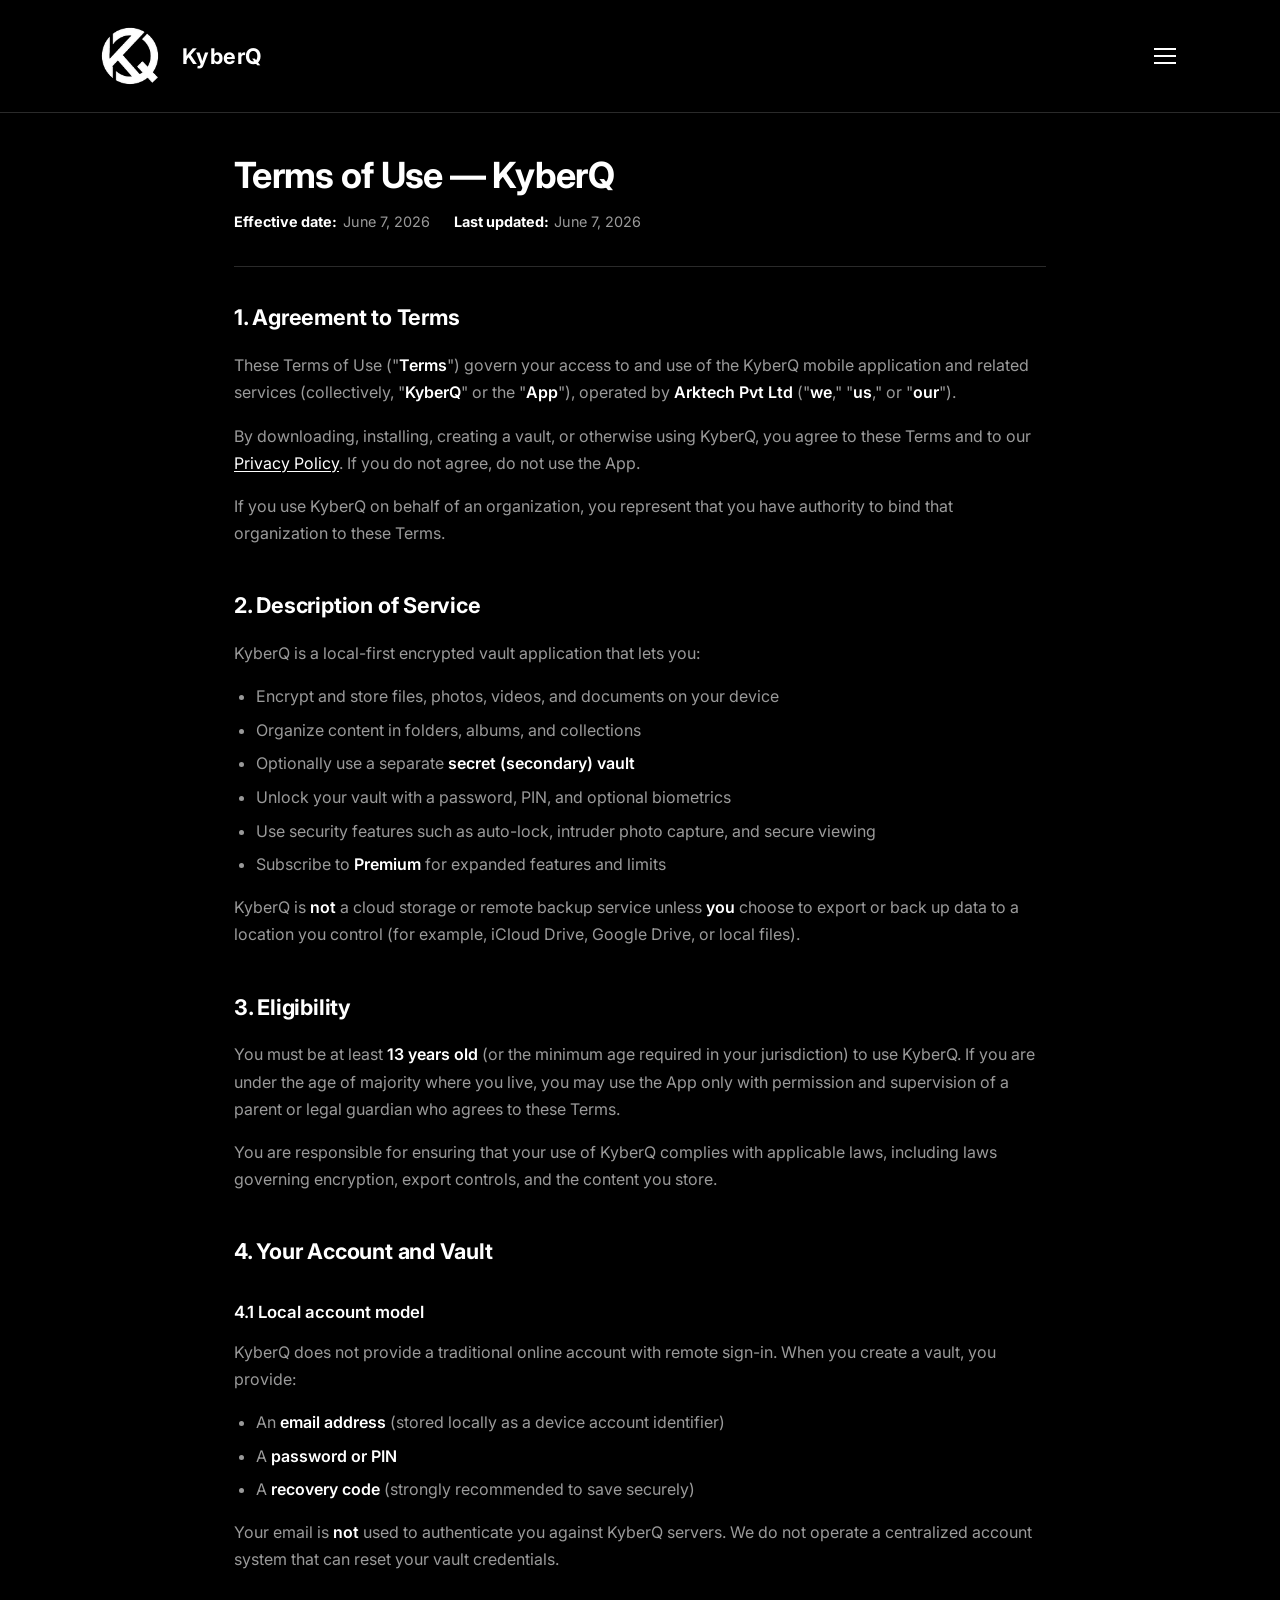
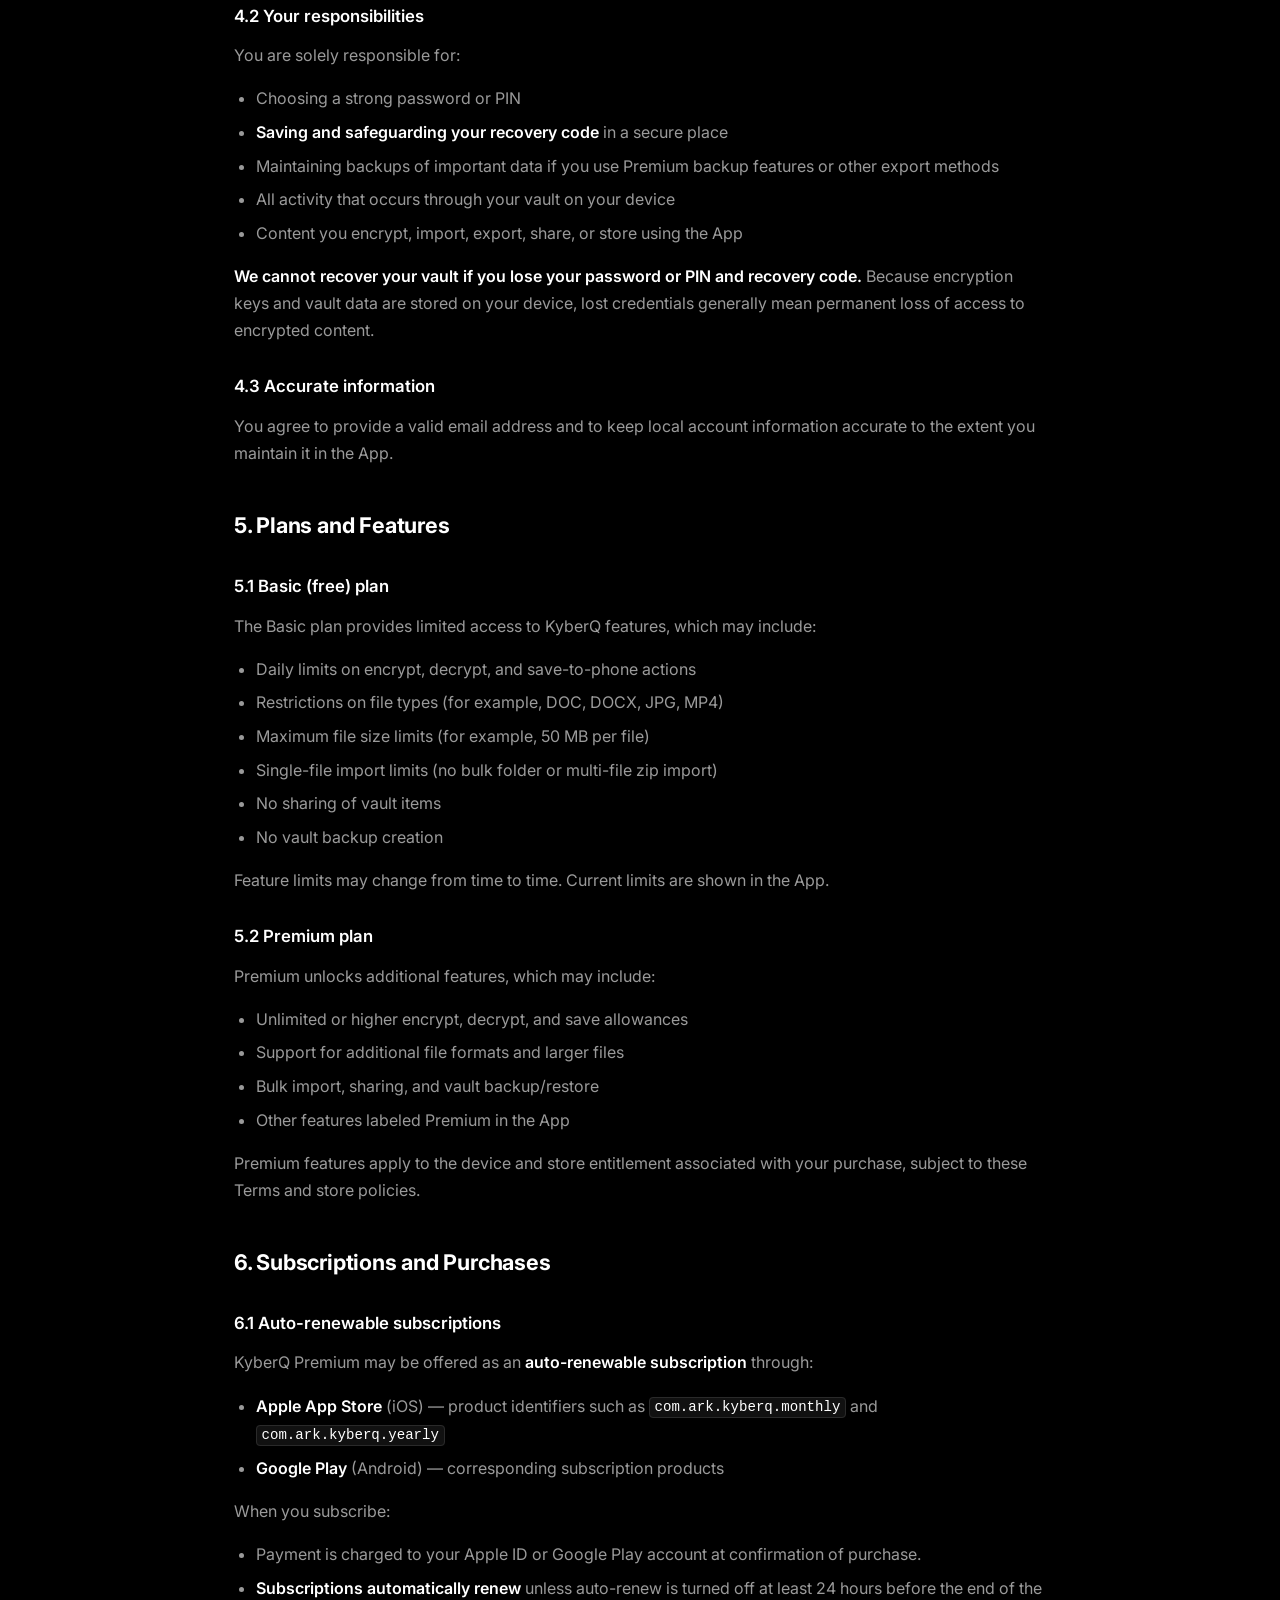
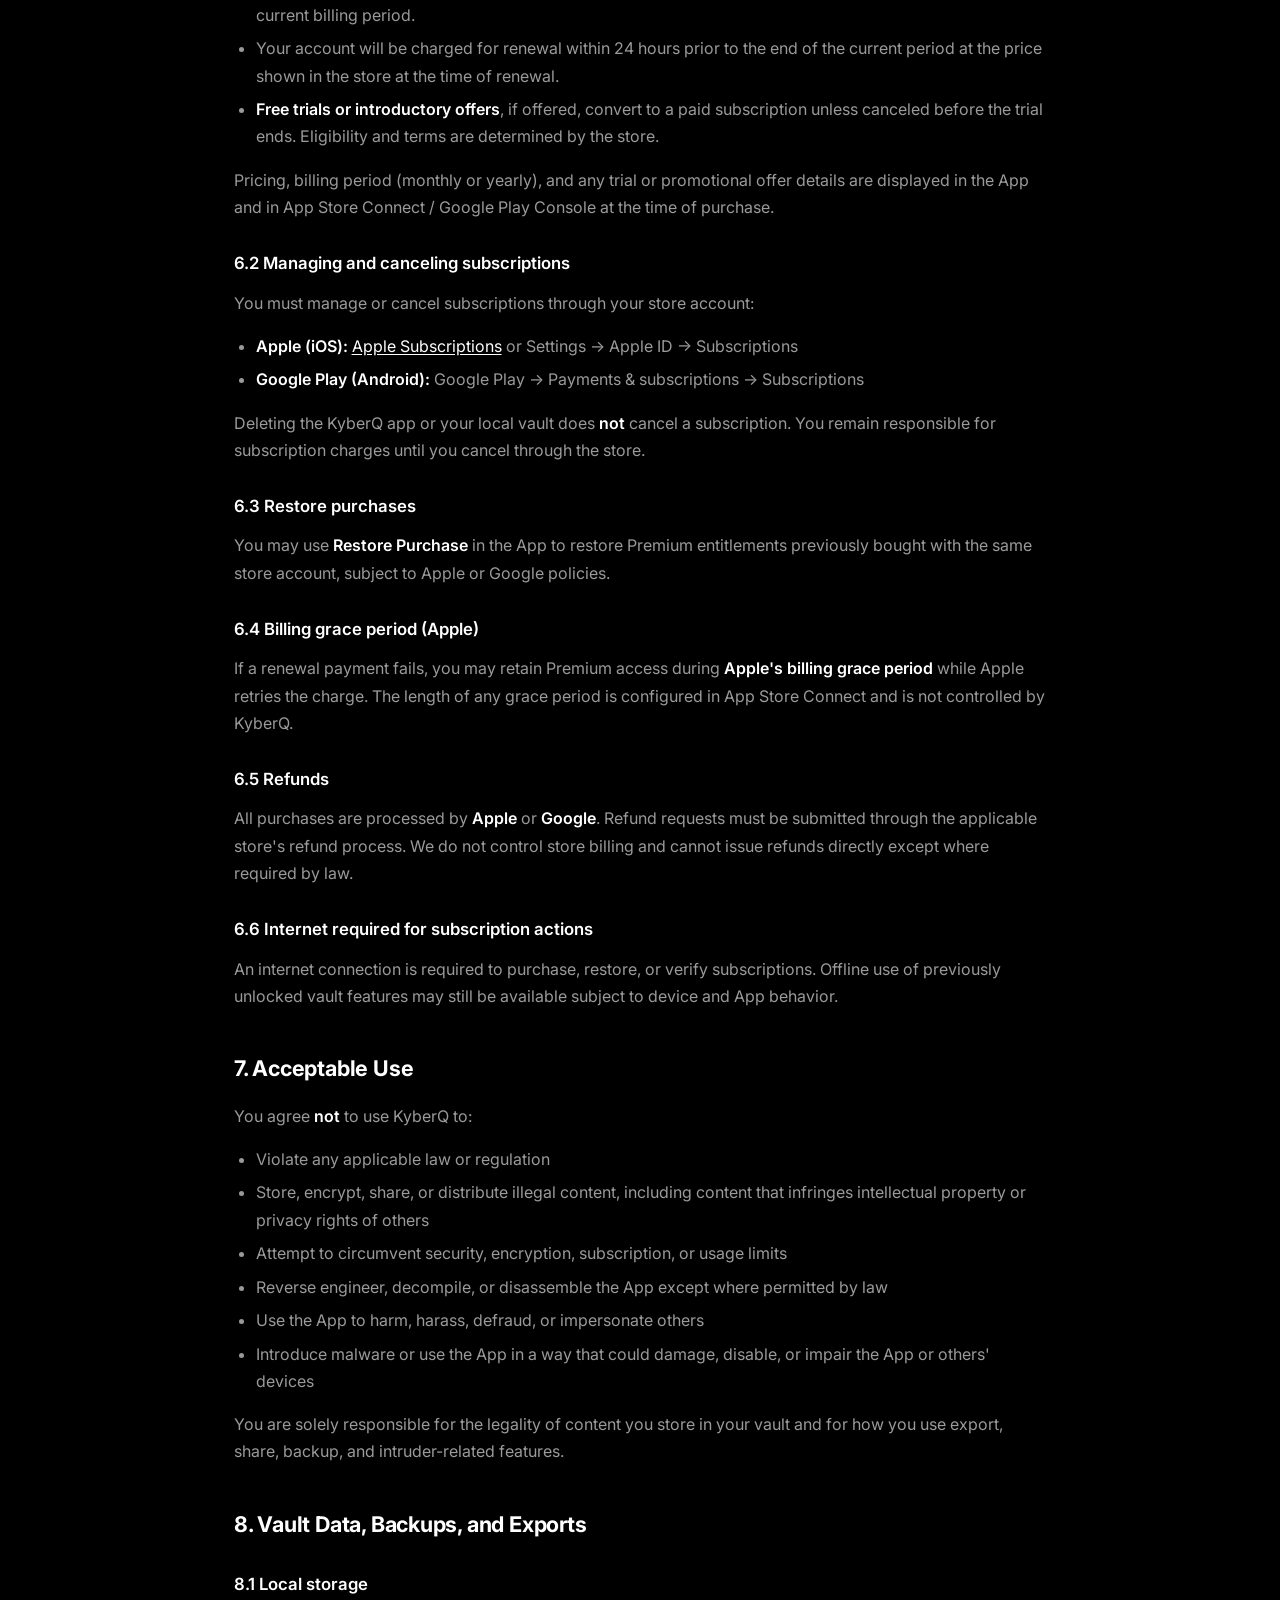
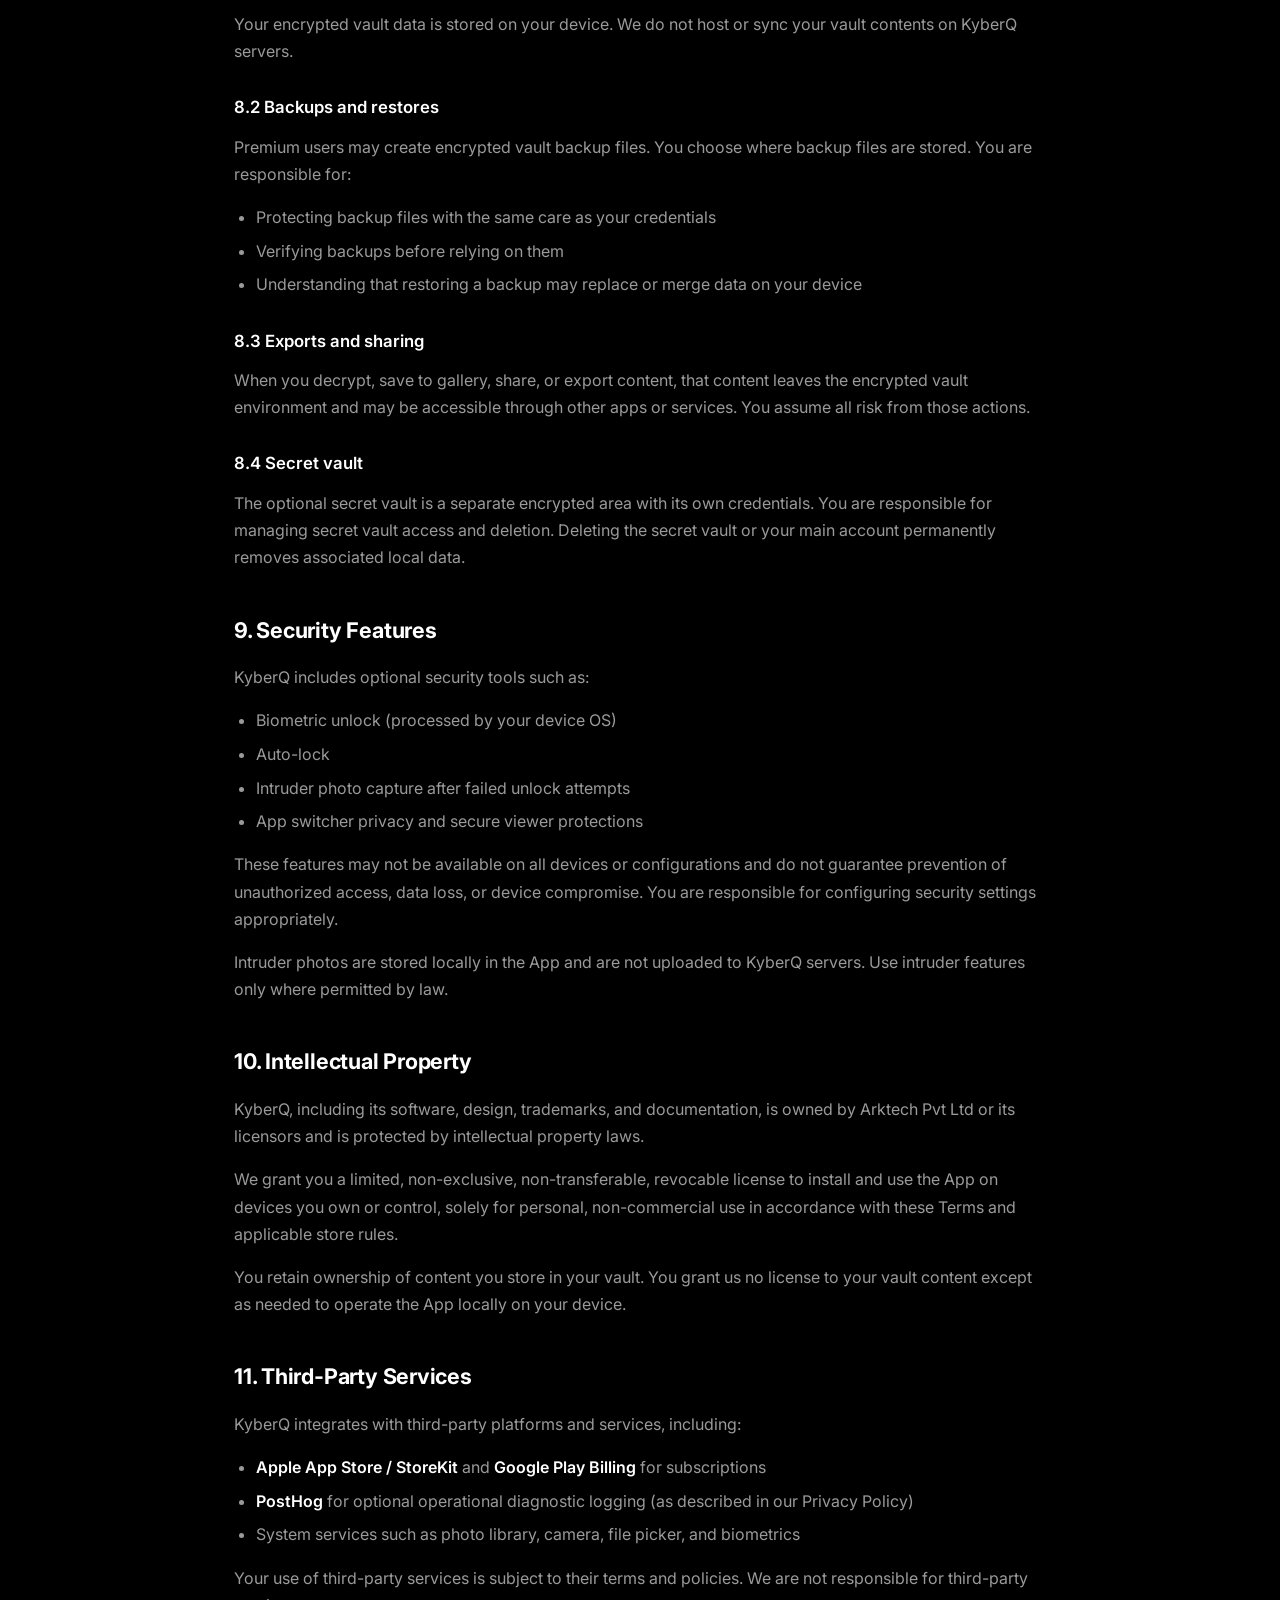
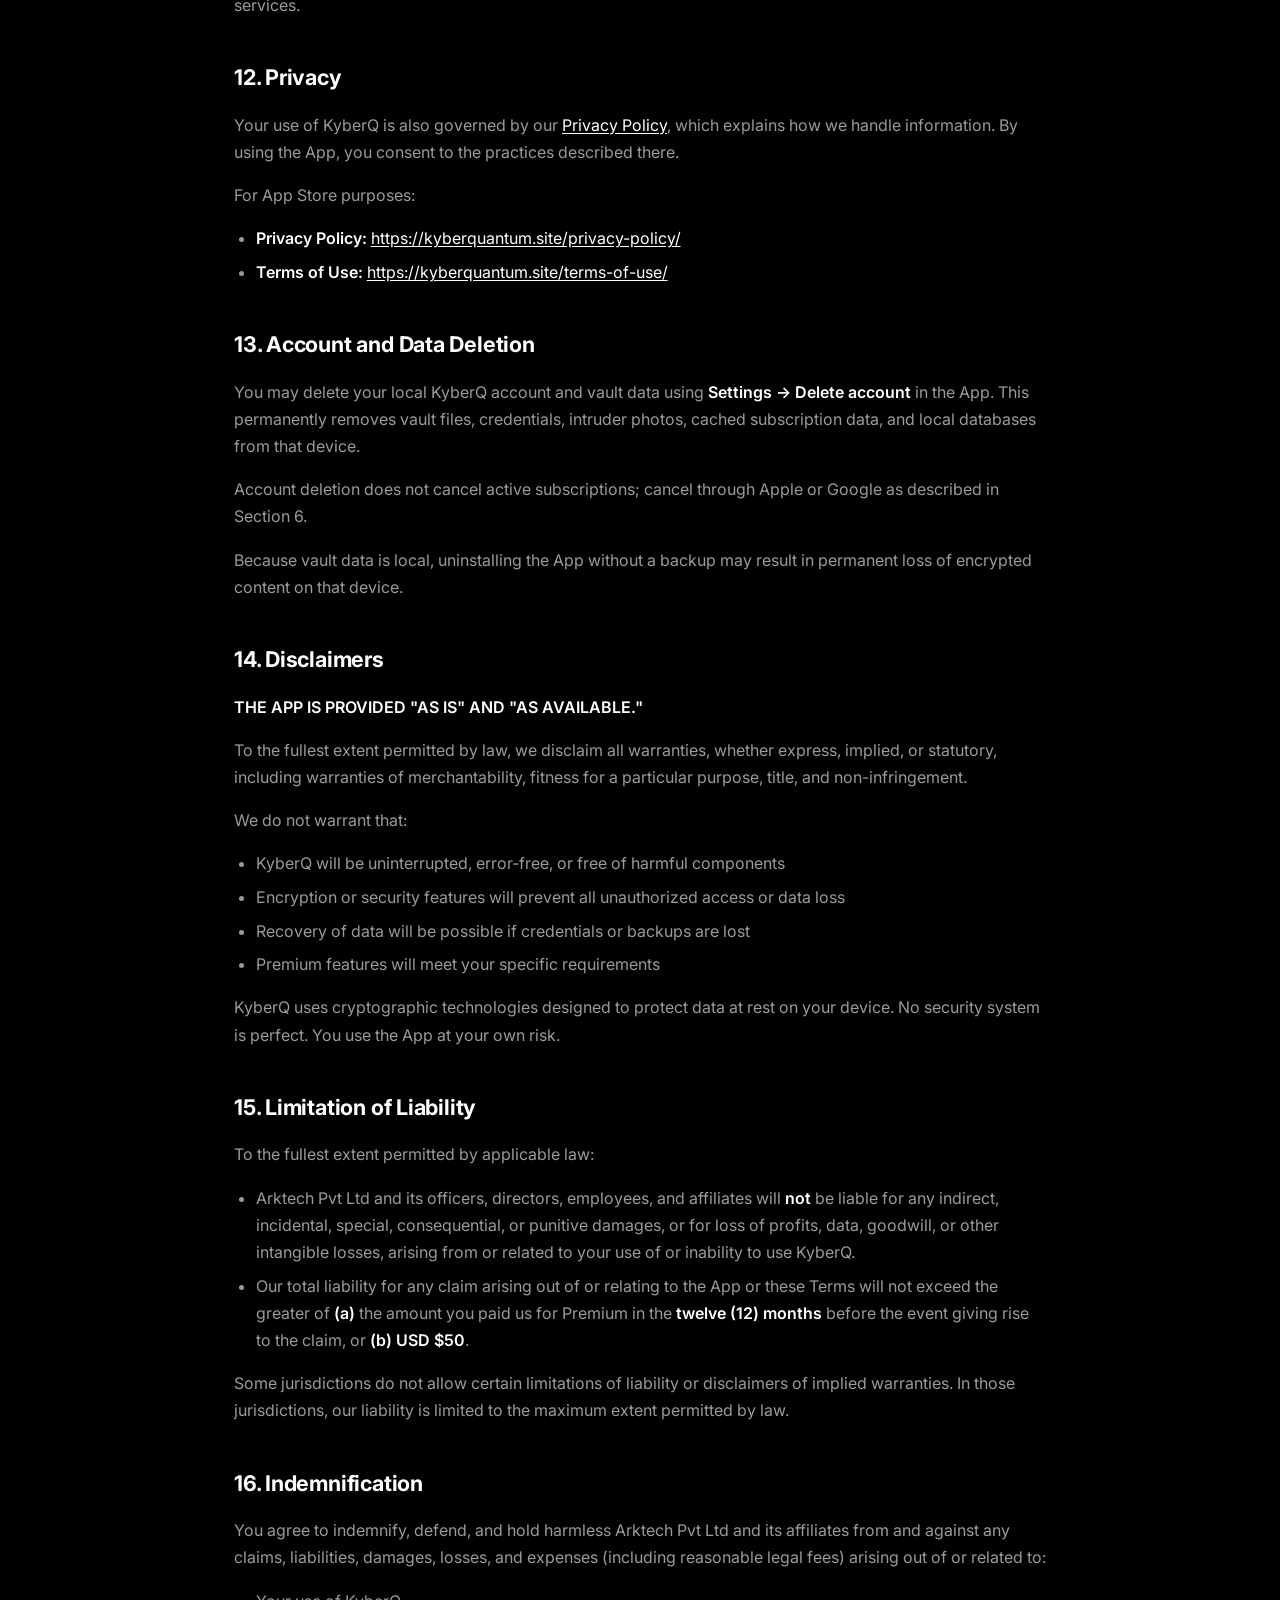
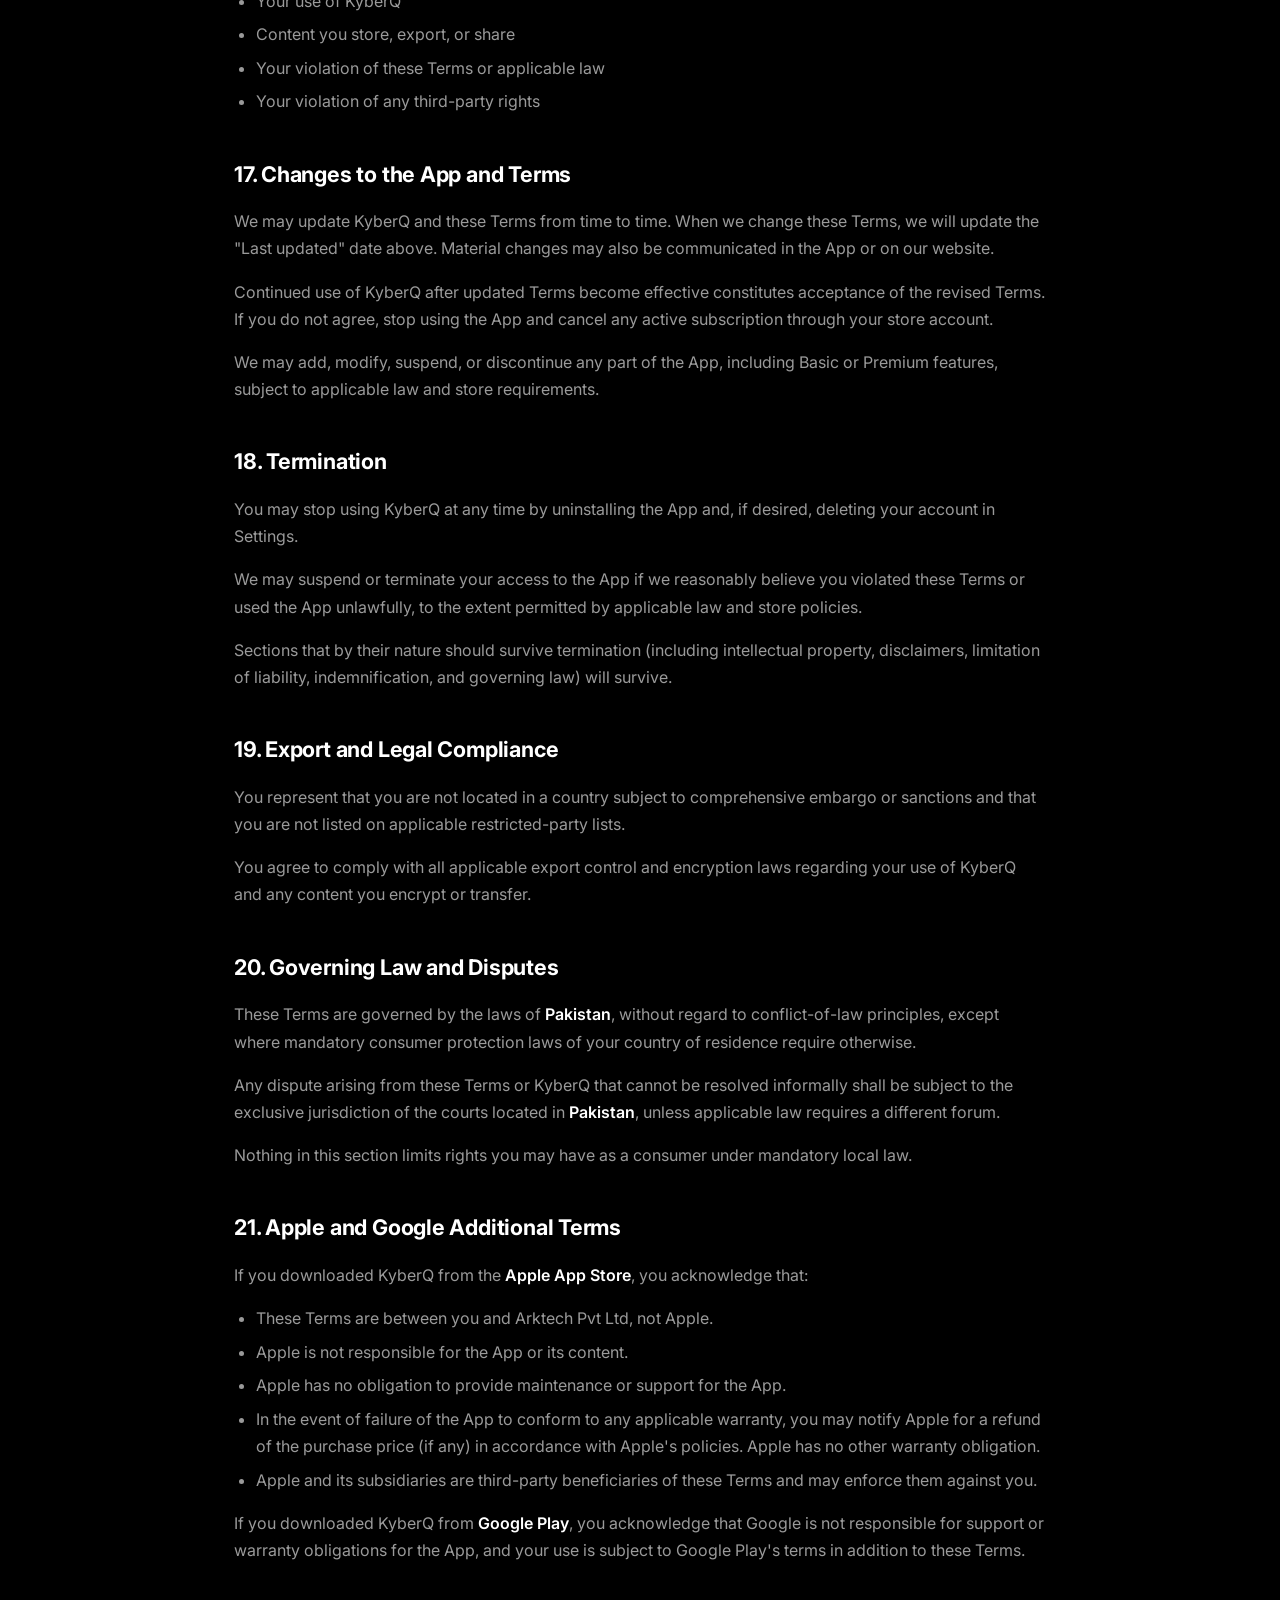
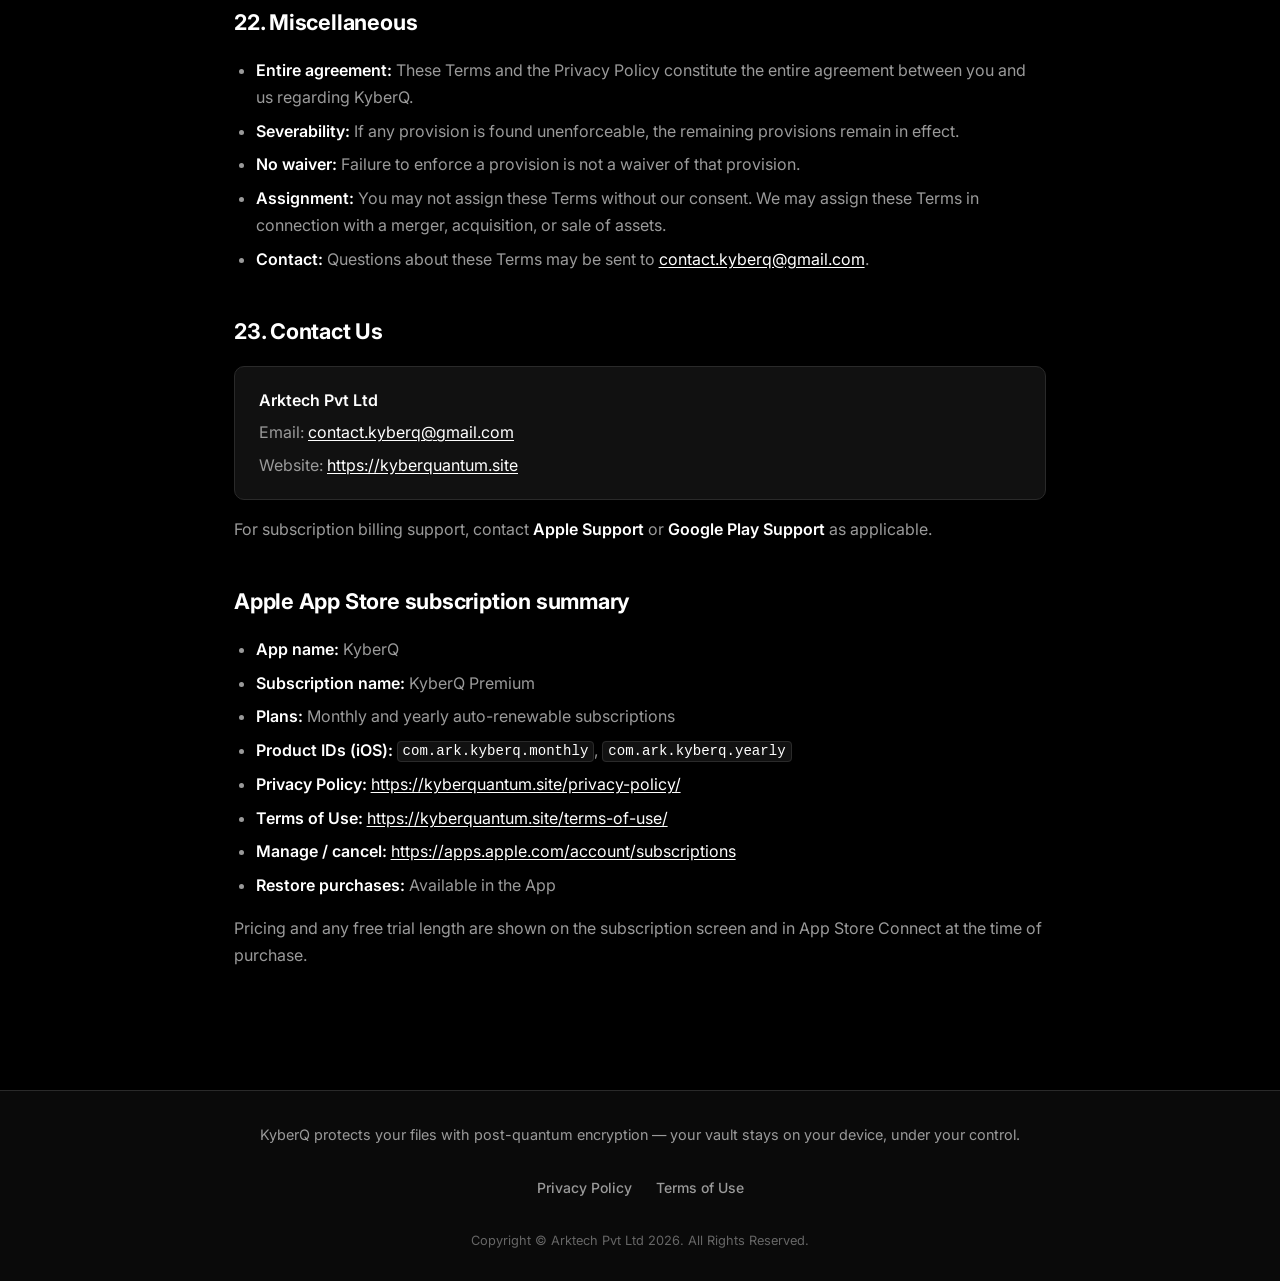
<file: terms-of-use/index.html>
<!DOCTYPE html>
<html lang="en">
<head>
  <meta charset="UTF-8">
  <meta name="viewport" content="width=device-width, initial-scale=1.0">
  <meta name="description" content="KyberQ Terms of Use — subscription terms, vault responsibilities, and legal agreement for the KyberQ encrypted vault app by Arktech Pvt Ltd.">
  <title>Terms of Use — KyberQ</title>
  <link rel="canonical" href="https://kyberquantum.site/terms-of-use/">
  <link rel="preconnect" href="https://fonts.googleapis.com">
  <link rel="preconnect" href="https://fonts.gstatic.com" crossorigin>
  <link href="https://fonts.googleapis.com/css2?family=Inter:wght@400;500;600;700&display=swap" rel="stylesheet">
  <link rel="stylesheet" href="styles.css">
  <link rel="icon" href="../assets/logo.png" type="image/png">
</head>
<body>

  <header class="site-header">
    <div class="header-inner">
      <div class="nav-left">
        <a href="../" class="logo" aria-label="KyberQ Home">
          <img src="../assets/logo.png" alt="KyberQ" class="logo-img" width="64" height="64">
          KyberQ
        </a>
        <div class="nav-links-wrapper" id="nav-menu">
          <nav class="nav-links" aria-label="Main navigation">
            <a href="../" class="nav-link">Home</a>
            <a href="../#why-kyberq" class="nav-link">Why KyberQ?</a>
            <a href="../#features" class="nav-link">Features</a>
            <a href="../#how-it-works" class="nav-link">How It Works</a>
            <a href="../#use-cases" class="nav-link">Use Cases</a>
            <a href="../#pricing" class="nav-link">Pricing</a>
            <a href="https://kyberquantum.site/privacy-policy/" class="nav-link">Privacy Policy</a>
            <a href="https://kyberquantum.site/terms-of-use/" class="nav-link active">Terms of Use</a>
          </nav>
          <a href="../#pricing" class="btn-primary nav-menu-cta">Download KyberQ</a>
        </div>
        <button class="nav-toggle" id="nav-toggle" aria-label="Toggle menu" aria-expanded="false">
          <span></span><span></span><span></span>
        </button>
      </div>
      <a href="../#pricing" class="btn-primary header-cta">Download KyberQ</a>
    </div>
  </header>

  <main>
    <h1 class="page-title">Terms of Use — KyberQ</h1>

    <div class="meta">
      <span><strong>Effective date:</strong> June 7, 2026</span>
      <span><strong>Last updated:</strong> June 7, 2026</span>
    </div>

    <section id="agreement">
      <h2>1. Agreement to Terms</h2>
      <p>These Terms of Use ("<strong>Terms</strong>") govern your access to and use of the KyberQ mobile application and related services (collectively, "<strong>KyberQ</strong>" or the "<strong>App</strong>"), operated by <strong>Arktech Pvt Ltd</strong> ("<strong>we</strong>," "<strong>us</strong>," or "<strong>our</strong>").</p>
      <p>By downloading, installing, creating a vault, or otherwise using KyberQ, you agree to these Terms and to our <a href="https://kyberquantum.site/privacy-policy/">Privacy Policy</a>. If you do not agree, do not use the App.</p>
      <p>If you use KyberQ on behalf of an organization, you represent that you have authority to bind that organization to these Terms.</p>
    </section>

    <section id="description">
      <h2>2. Description of Service</h2>
      <p>KyberQ is a local-first encrypted vault application that lets you:</p>
      <ul>
        <li>Encrypt and store files, photos, videos, and documents on your device</li>
        <li>Organize content in folders, albums, and collections</li>
        <li>Optionally use a separate <strong>secret (secondary) vault</strong></li>
        <li>Unlock your vault with a password, PIN, and optional biometrics</li>
        <li>Use security features such as auto-lock, intruder photo capture, and secure viewing</li>
        <li>Subscribe to <strong>Premium</strong> for expanded features and limits</li>
      </ul>
      <p>KyberQ is <strong>not</strong> a cloud storage or remote backup service unless <strong>you</strong> choose to export or back up data to a location you control (for example, iCloud Drive, Google Drive, or local files).</p>
    </section>

    <section id="eligibility">
      <h2>3. Eligibility</h2>
      <p>You must be at least <strong>13 years old</strong> (or the minimum age required in your jurisdiction) to use KyberQ. If you are under the age of majority where you live, you may use the App only with permission and supervision of a parent or legal guardian who agrees to these Terms.</p>
      <p>You are responsible for ensuring that your use of KyberQ complies with applicable laws, including laws governing encryption, export controls, and the content you store.</p>
    </section>

    <section id="account-vault">
      <h2>4. Your Account and Vault</h2>

      <h3>4.1 Local account model</h3>
      <p>KyberQ does not provide a traditional online account with remote sign-in. When you create a vault, you provide:</p>
      <ul>
        <li>An <strong>email address</strong> (stored locally as a device account identifier)</li>
        <li>A <strong>password or PIN</strong></li>
        <li>A <strong>recovery code</strong> (strongly recommended to save securely)</li>
      </ul>
      <p>Your email is <strong>not</strong> used to authenticate you against KyberQ servers. We do not operate a centralized account system that can reset your vault credentials.</p>

      <h3>4.2 Your responsibilities</h3>
      <p>You are solely responsible for:</p>
      <ul>
        <li>Choosing a strong password or PIN</li>
        <li><strong>Saving and safeguarding your recovery code</strong> in a secure place</li>
        <li>Maintaining backups of important data if you use Premium backup features or other export methods</li>
        <li>All activity that occurs through your vault on your device</li>
        <li>Content you encrypt, import, export, share, or store using the App</li>
      </ul>
      <p><strong>We cannot recover your vault if you lose your password or PIN and recovery code.</strong> Because encryption keys and vault data are stored on your device, lost credentials generally mean permanent loss of access to encrypted content.</p>

      <h3>4.3 Accurate information</h3>
      <p>You agree to provide a valid email address and to keep local account information accurate to the extent you maintain it in the App.</p>
    </section>

    <section id="plans">
      <h2>5. Plans and Features</h2>

      <h3>5.1 Basic (free) plan</h3>
      <p>The Basic plan provides limited access to KyberQ features, which may include:</p>
      <ul>
        <li>Daily limits on encrypt, decrypt, and save-to-phone actions</li>
        <li>Restrictions on file types (for example, DOC, DOCX, JPG, MP4)</li>
        <li>Maximum file size limits (for example, 50 MB per file)</li>
        <li>Single-file import limits (no bulk folder or multi-file zip import)</li>
        <li>No sharing of vault items</li>
        <li>No vault backup creation</li>
      </ul>
      <p>Feature limits may change from time to time. Current limits are shown in the App.</p>

      <h3>5.2 Premium plan</h3>
      <p>Premium unlocks additional features, which may include:</p>
      <ul>
        <li>Unlimited or higher encrypt, decrypt, and save allowances</li>
        <li>Support for additional file formats and larger files</li>
        <li>Bulk import, sharing, and vault backup/restore</li>
        <li>Other features labeled Premium in the App</li>
      </ul>
      <p>Premium features apply to the device and store entitlement associated with your purchase, subject to these Terms and store policies.</p>
    </section>

    <section id="subscriptions">
      <h2>6. Subscriptions and Purchases</h2>

      <h3>6.1 Auto-renewable subscriptions</h3>
      <p>KyberQ Premium may be offered as an <strong>auto-renewable subscription</strong> through:</p>
      <ul>
        <li><strong>Apple App Store</strong> (iOS) — product identifiers such as <code>com.ark.kyberq.monthly</code> and <code>com.ark.kyberq.yearly</code></li>
        <li><strong>Google Play</strong> (Android) — corresponding subscription products</li>
      </ul>
      <p>When you subscribe:</p>
      <ul>
        <li>Payment is charged to your Apple ID or Google Play account at confirmation of purchase.</li>
        <li><strong>Subscriptions automatically renew</strong> unless auto-renew is turned off at least 24 hours before the end of the current billing period.</li>
        <li>Your account will be charged for renewal within 24 hours prior to the end of the current period at the price shown in the store at the time of renewal.</li>
        <li><strong>Free trials or introductory offers</strong>, if offered, convert to a paid subscription unless canceled before the trial ends. Eligibility and terms are determined by the store.</li>
      </ul>
      <p>Pricing, billing period (monthly or yearly), and any trial or promotional offer details are displayed in the App and in App Store Connect / Google Play Console at the time of purchase.</p>

      <h3>6.2 Managing and canceling subscriptions</h3>
      <p>You must manage or cancel subscriptions through your store account:</p>
      <ul>
        <li><strong>Apple (iOS):</strong> <a href="https://apps.apple.com/account/subscriptions" target="_blank" rel="noopener noreferrer">Apple Subscriptions</a> or Settings → Apple ID → Subscriptions</li>
        <li><strong>Google Play (Android):</strong> Google Play → Payments &amp; subscriptions → Subscriptions</li>
      </ul>
      <p>Deleting the KyberQ app or your local vault does <strong>not</strong> cancel a subscription. You remain responsible for subscription charges until you cancel through the store.</p>

      <h3>6.3 Restore purchases</h3>
      <p>You may use <strong>Restore Purchase</strong> in the App to restore Premium entitlements previously bought with the same store account, subject to Apple or Google policies.</p>

      <h3>6.4 Billing grace period (Apple)</h3>
      <p>If a renewal payment fails, you may retain Premium access during <strong>Apple's billing grace period</strong> while Apple retries the charge. The length of any grace period is configured in App Store Connect and is not controlled by KyberQ.</p>

      <h3>6.5 Refunds</h3>
      <p>All purchases are processed by <strong>Apple</strong> or <strong>Google</strong>. Refund requests must be submitted through the applicable store's refund process. We do not control store billing and cannot issue refunds directly except where required by law.</p>

      <h3>6.6 Internet required for subscription actions</h3>
      <p>An internet connection is required to purchase, restore, or verify subscriptions. Offline use of previously unlocked vault features may still be available subject to device and App behavior.</p>
    </section>

    <section id="acceptable-use">
      <h2>7. Acceptable Use</h2>
      <p>You agree <strong>not</strong> to use KyberQ to:</p>
      <ul>
        <li>Violate any applicable law or regulation</li>
        <li>Store, encrypt, share, or distribute illegal content, including content that infringes intellectual property or privacy rights of others</li>
        <li>Attempt to circumvent security, encryption, subscription, or usage limits</li>
        <li>Reverse engineer, decompile, or disassemble the App except where permitted by law</li>
        <li>Use the App to harm, harass, defraud, or impersonate others</li>
        <li>Introduce malware or use the App in a way that could damage, disable, or impair the App or others' devices</li>
      </ul>
      <p>You are solely responsible for the legality of content you store in your vault and for how you use export, share, backup, and intruder-related features.</p>
    </section>

    <section id="vault-data">
      <h2>8. Vault Data, Backups, and Exports</h2>

      <h3>8.1 Local storage</h3>
      <p>Your encrypted vault data is stored on your device. We do not host or sync your vault contents on KyberQ servers.</p>

      <h3>8.2 Backups and restores</h3>
      <p>Premium users may create encrypted vault backup files. You choose where backup files are stored. You are responsible for:</p>
      <ul>
        <li>Protecting backup files with the same care as your credentials</li>
        <li>Verifying backups before relying on them</li>
        <li>Understanding that restoring a backup may replace or merge data on your device</li>
      </ul>

      <h3>8.3 Exports and sharing</h3>
      <p>When you decrypt, save to gallery, share, or export content, that content leaves the encrypted vault environment and may be accessible through other apps or services. You assume all risk from those actions.</p>

      <h3>8.4 Secret vault</h3>
      <p>The optional secret vault is a separate encrypted area with its own credentials. You are responsible for managing secret vault access and deletion. Deleting the secret vault or your main account permanently removes associated local data.</p>
    </section>

    <section id="security-features">
      <h2>9. Security Features</h2>
      <p>KyberQ includes optional security tools such as:</p>
      <ul>
        <li>Biometric unlock (processed by your device OS)</li>
        <li>Auto-lock</li>
        <li>Intruder photo capture after failed unlock attempts</li>
        <li>App switcher privacy and secure viewer protections</li>
      </ul>
      <p>These features may not be available on all devices or configurations and do not guarantee prevention of unauthorized access, data loss, or device compromise. You are responsible for configuring security settings appropriately.</p>
      <p>Intruder photos are stored locally in the App and are not uploaded to KyberQ servers. Use intruder features only where permitted by law.</p>
    </section>

    <section id="intellectual-property">
      <h2>10. Intellectual Property</h2>
      <p>KyberQ, including its software, design, trademarks, and documentation, is owned by Arktech Pvt Ltd or its licensors and is protected by intellectual property laws.</p>
      <p>We grant you a limited, non-exclusive, non-transferable, revocable license to install and use the App on devices you own or control, solely for personal, non-commercial use in accordance with these Terms and applicable store rules.</p>
      <p>You retain ownership of content you store in your vault. You grant us no license to your vault content except as needed to operate the App locally on your device.</p>
    </section>

    <section id="third-party">
      <h2>11. Third-Party Services</h2>
      <p>KyberQ integrates with third-party platforms and services, including:</p>
      <ul>
        <li><strong>Apple App Store / StoreKit</strong> and <strong>Google Play Billing</strong> for subscriptions</li>
        <li><strong>PostHog</strong> for optional operational diagnostic logging (as described in our Privacy Policy)</li>
        <li>System services such as photo library, camera, file picker, and biometrics</li>
      </ul>
      <p>Your use of third-party services is subject to their terms and policies. We are not responsible for third-party services.</p>
    </section>

    <section id="privacy">
      <h2>12. Privacy</h2>
      <p>Your use of KyberQ is also governed by our <a href="https://kyberquantum.site/privacy-policy/">Privacy Policy</a>, which explains how we handle information. By using the App, you consent to the practices described there.</p>
      <p>For App Store purposes:</p>
      <ul>
        <li><strong>Privacy Policy:</strong> <a href="https://kyberquantum.site/privacy-policy/">https://kyberquantum.site/privacy-policy/</a></li>
        <li><strong>Terms of Use:</strong> <a href="https://kyberquantum.site/terms-of-use/">https://kyberquantum.site/terms-of-use/</a></li>
      </ul>
    </section>

    <section id="deletion">
      <h2>13. Account and Data Deletion</h2>
      <p>You may delete your local KyberQ account and vault data using <strong>Settings → Delete account</strong> in the App. This permanently removes vault files, credentials, intruder photos, cached subscription data, and local databases from that device.</p>
      <p>Account deletion does not cancel active subscriptions; cancel through Apple or Google as described in Section 6.</p>
      <p>Because vault data is local, uninstalling the App without a backup may result in permanent loss of encrypted content on that device.</p>
    </section>

    <section id="disclaimers">
      <h2>14. Disclaimers</h2>
      <p><strong>THE APP IS PROVIDED "AS IS" AND "AS AVAILABLE."</strong></p>
      <p>To the fullest extent permitted by law, we disclaim all warranties, whether express, implied, or statutory, including warranties of merchantability, fitness for a particular purpose, title, and non-infringement.</p>
      <p>We do not warrant that:</p>
      <ul>
        <li>KyberQ will be uninterrupted, error-free, or free of harmful components</li>
        <li>Encryption or security features will prevent all unauthorized access or data loss</li>
        <li>Recovery of data will be possible if credentials or backups are lost</li>
        <li>Premium features will meet your specific requirements</li>
      </ul>
      <p>KyberQ uses cryptographic technologies designed to protect data at rest on your device. No security system is perfect. You use the App at your own risk.</p>
    </section>

    <section id="liability">
      <h2>15. Limitation of Liability</h2>
      <p>To the fullest extent permitted by applicable law:</p>
      <ul>
        <li>Arktech Pvt Ltd and its officers, directors, employees, and affiliates will <strong>not</strong> be liable for any indirect, incidental, special, consequential, or punitive damages, or for loss of profits, data, goodwill, or other intangible losses, arising from or related to your use of or inability to use KyberQ.</li>
        <li>Our total liability for any claim arising out of or relating to the App or these Terms will not exceed the greater of <strong>(a)</strong> the amount you paid us for Premium in the <strong>twelve (12) months</strong> before the event giving rise to the claim, or <strong>(b)</strong> <strong>USD $50</strong>.</li>
      </ul>
      <p>Some jurisdictions do not allow certain limitations of liability or disclaimers of implied warranties. In those jurisdictions, our liability is limited to the maximum extent permitted by law.</p>
    </section>

    <section id="indemnification">
      <h2>16. Indemnification</h2>
      <p>You agree to indemnify, defend, and hold harmless Arktech Pvt Ltd and its affiliates from and against any claims, liabilities, damages, losses, and expenses (including reasonable legal fees) arising out of or related to:</p>
      <ul>
        <li>Your use of KyberQ</li>
        <li>Content you store, export, or share</li>
        <li>Your violation of these Terms or applicable law</li>
        <li>Your violation of any third-party rights</li>
      </ul>
    </section>

    <section id="changes">
      <h2>17. Changes to the App and Terms</h2>
      <p>We may update KyberQ and these Terms from time to time. When we change these Terms, we will update the "Last updated" date above. Material changes may also be communicated in the App or on our website.</p>
      <p>Continued use of KyberQ after updated Terms become effective constitutes acceptance of the revised Terms. If you do not agree, stop using the App and cancel any active subscription through your store account.</p>
      <p>We may add, modify, suspend, or discontinue any part of the App, including Basic or Premium features, subject to applicable law and store requirements.</p>
    </section>

    <section id="termination">
      <h2>18. Termination</h2>
      <p>You may stop using KyberQ at any time by uninstalling the App and, if desired, deleting your account in Settings.</p>
      <p>We may suspend or terminate your access to the App if we reasonably believe you violated these Terms or used the App unlawfully, to the extent permitted by applicable law and store policies.</p>
      <p>Sections that by their nature should survive termination (including intellectual property, disclaimers, limitation of liability, indemnification, and governing law) will survive.</p>
    </section>

    <section id="export-compliance">
      <h2>19. Export and Legal Compliance</h2>
      <p>You represent that you are not located in a country subject to comprehensive embargo or sanctions and that you are not listed on applicable restricted-party lists.</p>
      <p>You agree to comply with all applicable export control and encryption laws regarding your use of KyberQ and any content you encrypt or transfer.</p>
    </section>

    <section id="governing-law">
      <h2>20. Governing Law and Disputes</h2>
      <p>These Terms are governed by the laws of <strong>Pakistan</strong>, without regard to conflict-of-law principles, except where mandatory consumer protection laws of your country of residence require otherwise.</p>
      <p>Any dispute arising from these Terms or KyberQ that cannot be resolved informally shall be subject to the exclusive jurisdiction of the courts located in <strong>Pakistan</strong>, unless applicable law requires a different forum.</p>
      <p>Nothing in this section limits rights you may have as a consumer under mandatory local law.</p>
    </section>

    <section id="apple-google">
      <h2>21. Apple and Google Additional Terms</h2>
      <p>If you downloaded KyberQ from the <strong>Apple App Store</strong>, you acknowledge that:</p>
      <ul>
        <li>These Terms are between you and Arktech Pvt Ltd, not Apple.</li>
        <li>Apple is not responsible for the App or its content.</li>
        <li>Apple has no obligation to provide maintenance or support for the App.</li>
        <li>In the event of failure of the App to conform to any applicable warranty, you may notify Apple for a refund of the purchase price (if any) in accordance with Apple's policies. Apple has no other warranty obligation.</li>
        <li>Apple and its subsidiaries are third-party beneficiaries of these Terms and may enforce them against you.</li>
      </ul>
      <p>If you downloaded KyberQ from <strong>Google Play</strong>, you acknowledge that Google is not responsible for support or warranty obligations for the App, and your use is subject to Google Play's terms in addition to these Terms.</p>
    </section>

    <section id="miscellaneous">
      <h2>22. Miscellaneous</h2>
      <ul>
        <li><strong>Entire agreement:</strong> These Terms and the Privacy Policy constitute the entire agreement between you and us regarding KyberQ.</li>
        <li><strong>Severability:</strong> If any provision is found unenforceable, the remaining provisions remain in effect.</li>
        <li><strong>No waiver:</strong> Failure to enforce a provision is not a waiver of that provision.</li>
        <li><strong>Assignment:</strong> You may not assign these Terms without our consent. We may assign these Terms in connection with a merger, acquisition, or sale of assets.</li>
        <li><strong>Contact:</strong> Questions about these Terms may be sent to <a href="mailto:contact.kyberq@gmail.com">contact.kyberq@gmail.com</a>.</li>
      </ul>
    </section>

    <section id="contact">
      <h2>23. Contact Us</h2>
      <div class="contact-block">
        <p><strong>Arktech Pvt Ltd</strong></p>
        <p>Email: <a href="mailto:contact.kyberq@gmail.com">contact.kyberq@gmail.com</a></p>
        <p>Website: <a href="https://kyberquantum.site">https://kyberquantum.site</a></p>
      </div>
      <p class="mt-1">For subscription billing support, contact <strong>Apple Support</strong> or <strong>Google Play Support</strong> as applicable.</p>
    </section>

    <section id="app-store-summary">
      <h2>Apple App Store subscription summary</h2>
      <ul>
        <li><strong>App name:</strong> KyberQ</li>
        <li><strong>Subscription name:</strong> KyberQ Premium</li>
        <li><strong>Plans:</strong> Monthly and yearly auto-renewable subscriptions</li>
        <li><strong>Product IDs (iOS):</strong> <code>com.ark.kyberq.monthly</code>, <code>com.ark.kyberq.yearly</code></li>
        <li><strong>Privacy Policy:</strong> <a href="https://kyberquantum.site/privacy-policy/">https://kyberquantum.site/privacy-policy/</a></li>
        <li><strong>Terms of Use:</strong> <a href="https://kyberquantum.site/terms-of-use/">https://kyberquantum.site/terms-of-use/</a></li>
        <li><strong>Manage / cancel:</strong> <a href="https://apps.apple.com/account/subscriptions" target="_blank" rel="noopener noreferrer">https://apps.apple.com/account/subscriptions</a></li>
        <li><strong>Restore purchases:</strong> Available in the App</li>
      </ul>
      <p>Pricing and any free trial length are shown on the subscription screen and in App Store Connect at the time of purchase.</p>
    </section>
  </main>

  <footer class="site-footer">
    <div class="footer-inner">
      <p class="footer-tagline">KyberQ protects your files with post-quantum encryption — your vault stays on your device, under your control.</p>
      <nav class="footer-links" aria-label="Footer navigation">
        <a href="https://kyberquantum.site/privacy-policy/">Privacy Policy</a>
        <a href="https://kyberquantum.site/terms-of-use/">Terms of Use</a>
      </nav>
      <p class="copyright">Copyright &copy; Arktech Pvt Ltd 2026. All Rights Reserved.</p>
    </div>
  </footer>

  <script>
    const toggle = document.getElementById('nav-toggle');
    const menu = document.getElementById('nav-menu');
    toggle.addEventListener('click', () => {
      const isOpen = menu.classList.toggle('open');
      toggle.setAttribute('aria-expanded', isOpen);
    });
  </script>

</body>
</html>
</file>
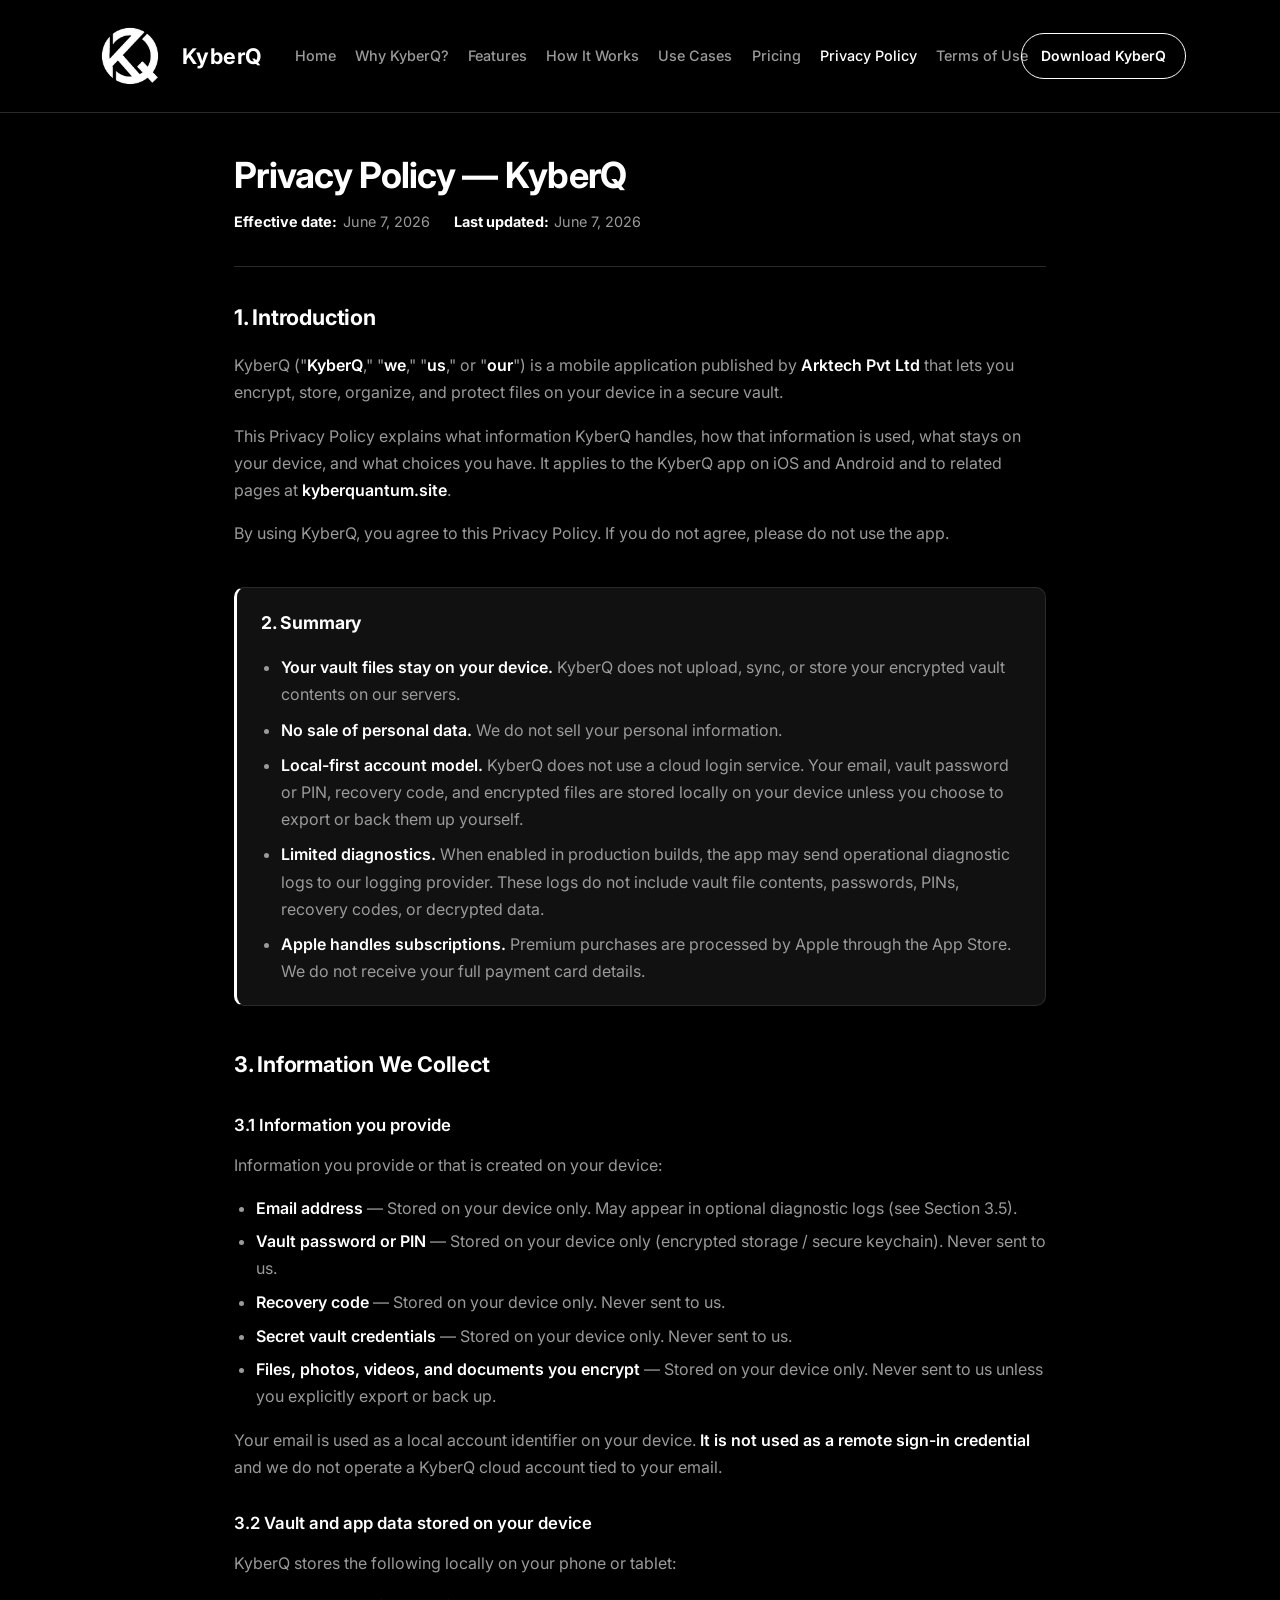
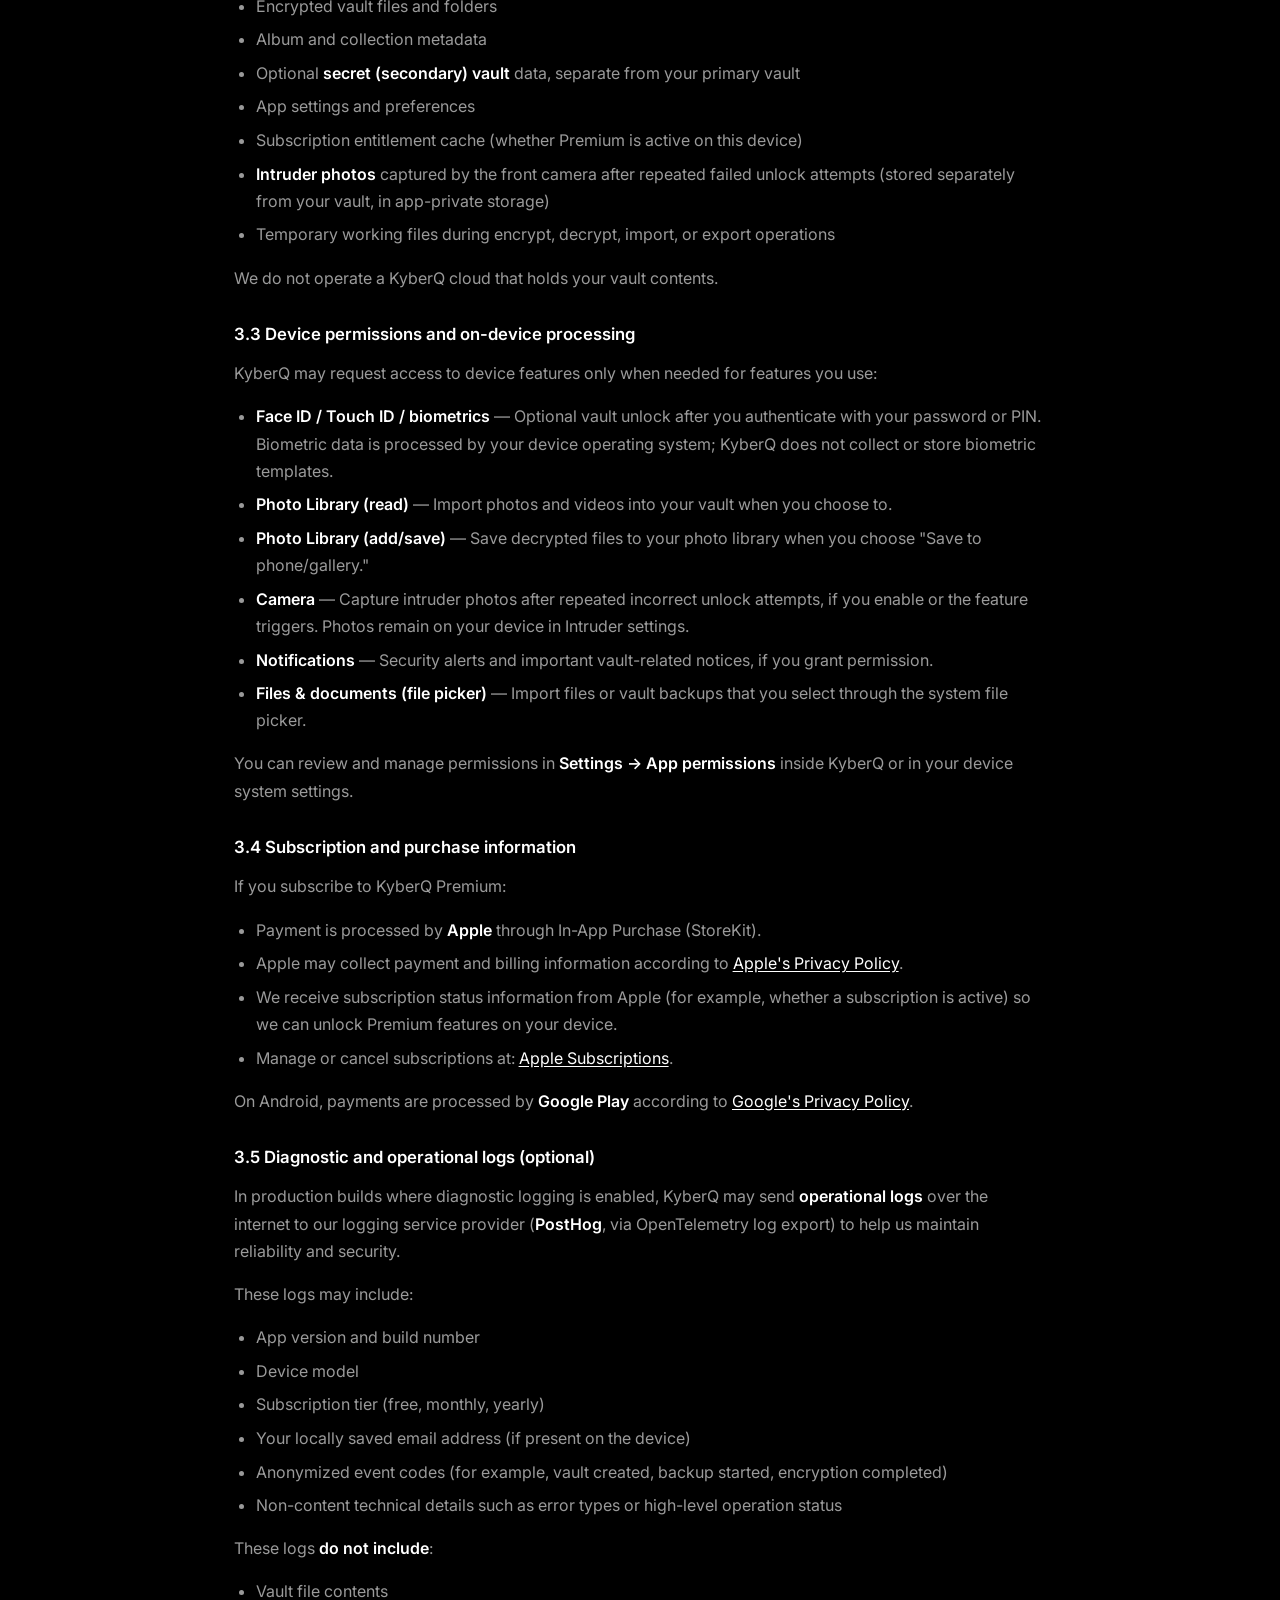
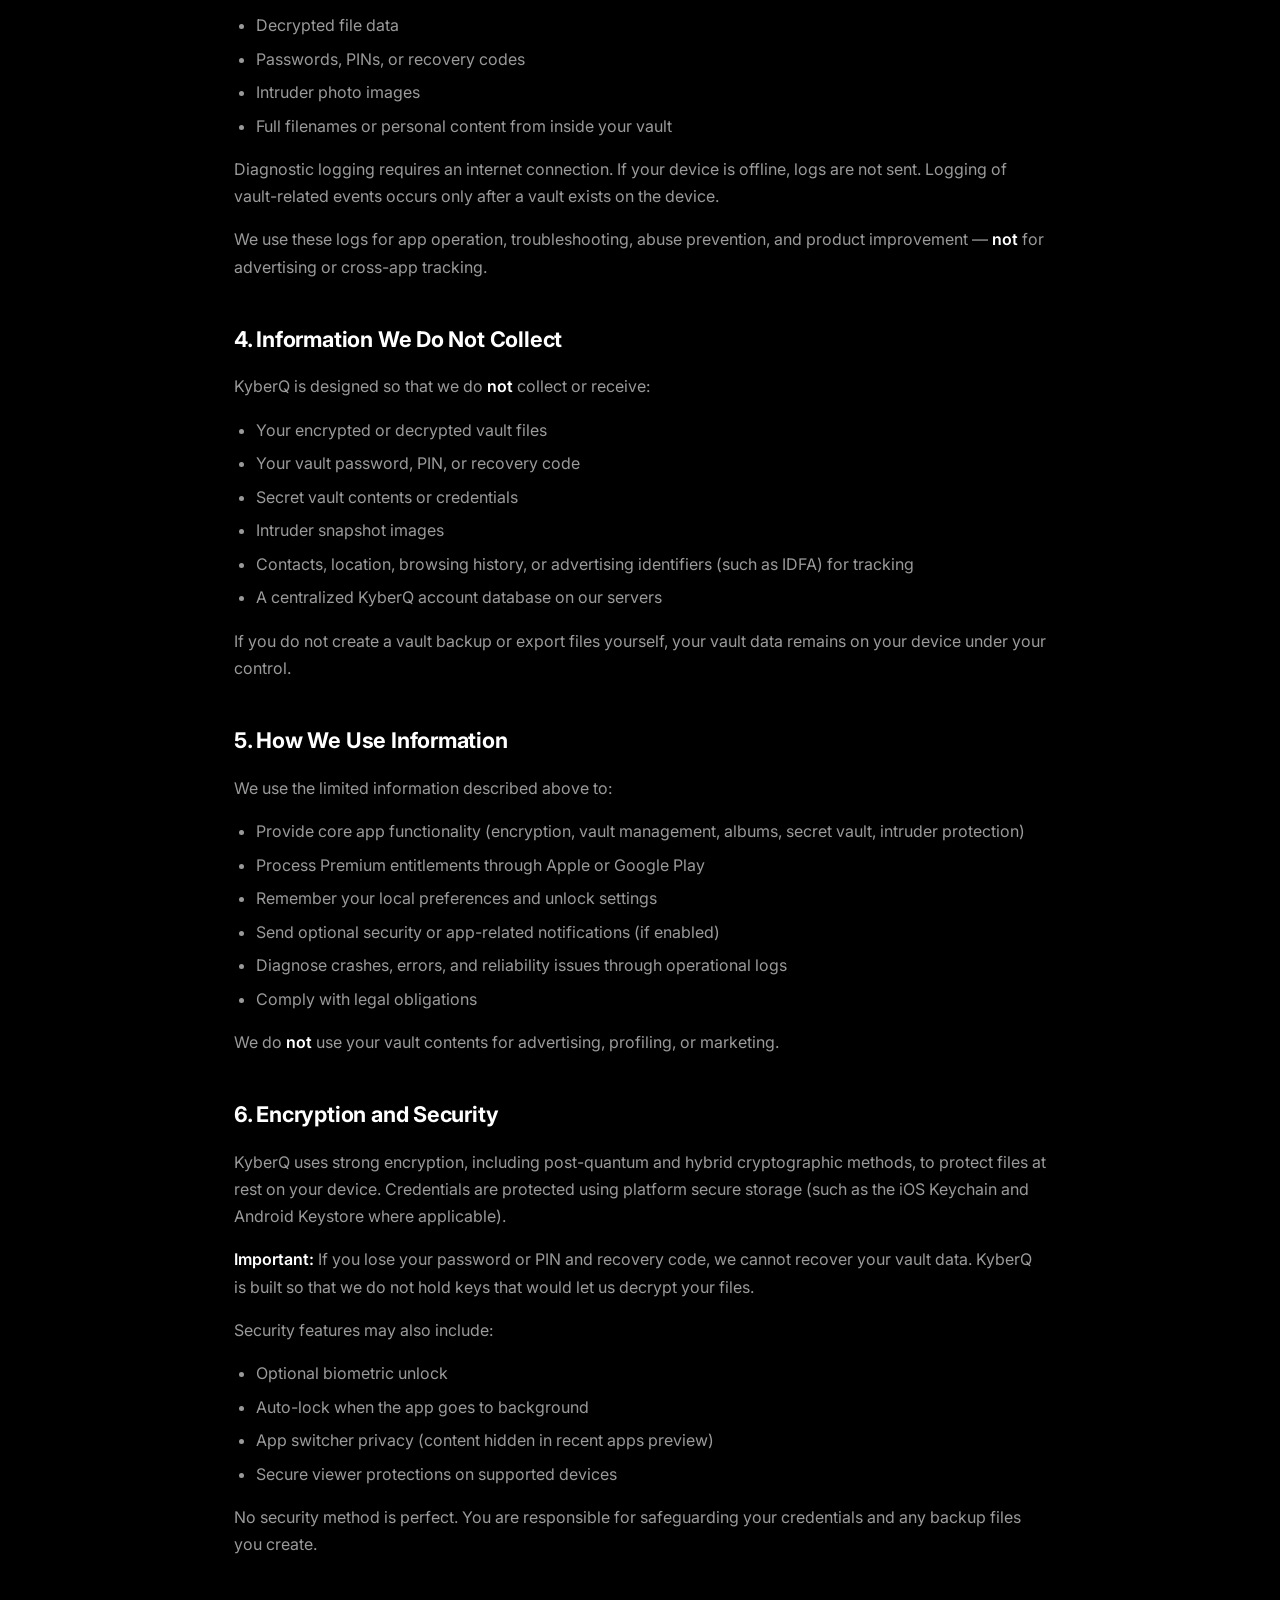
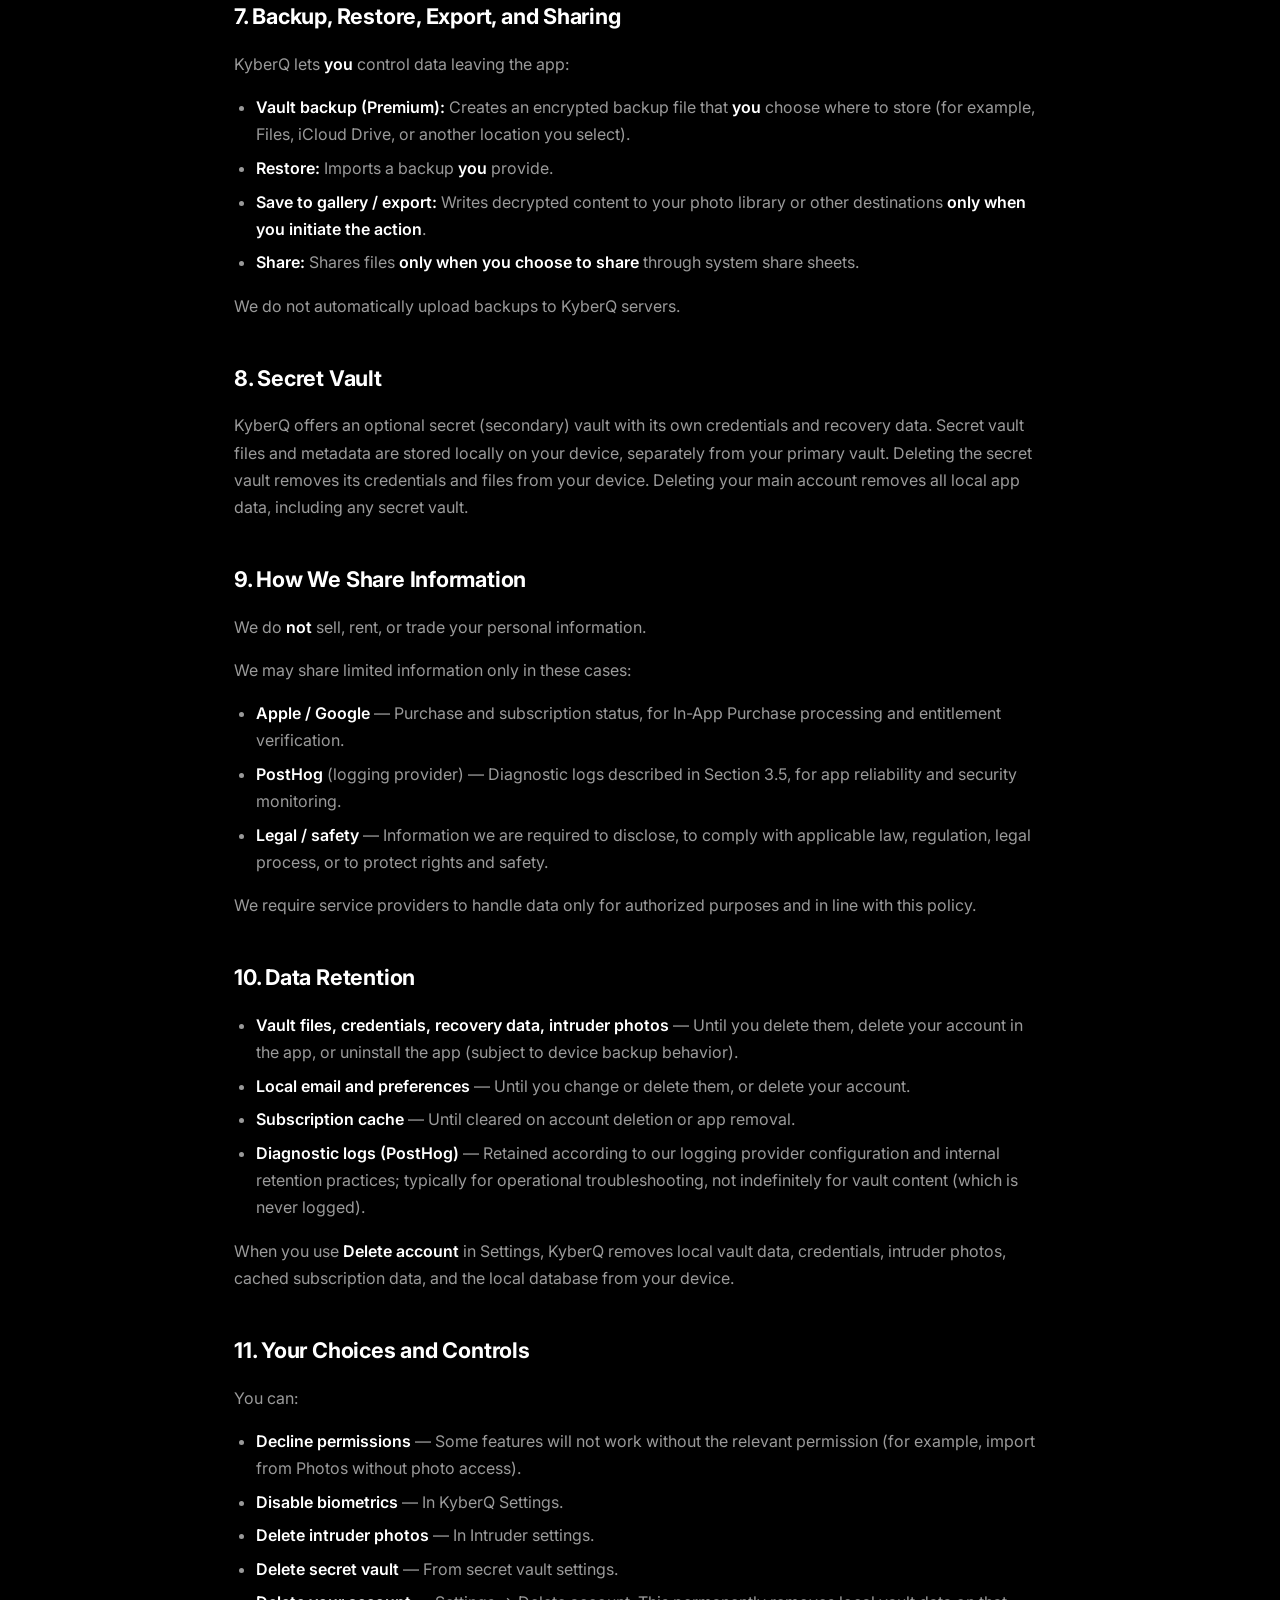
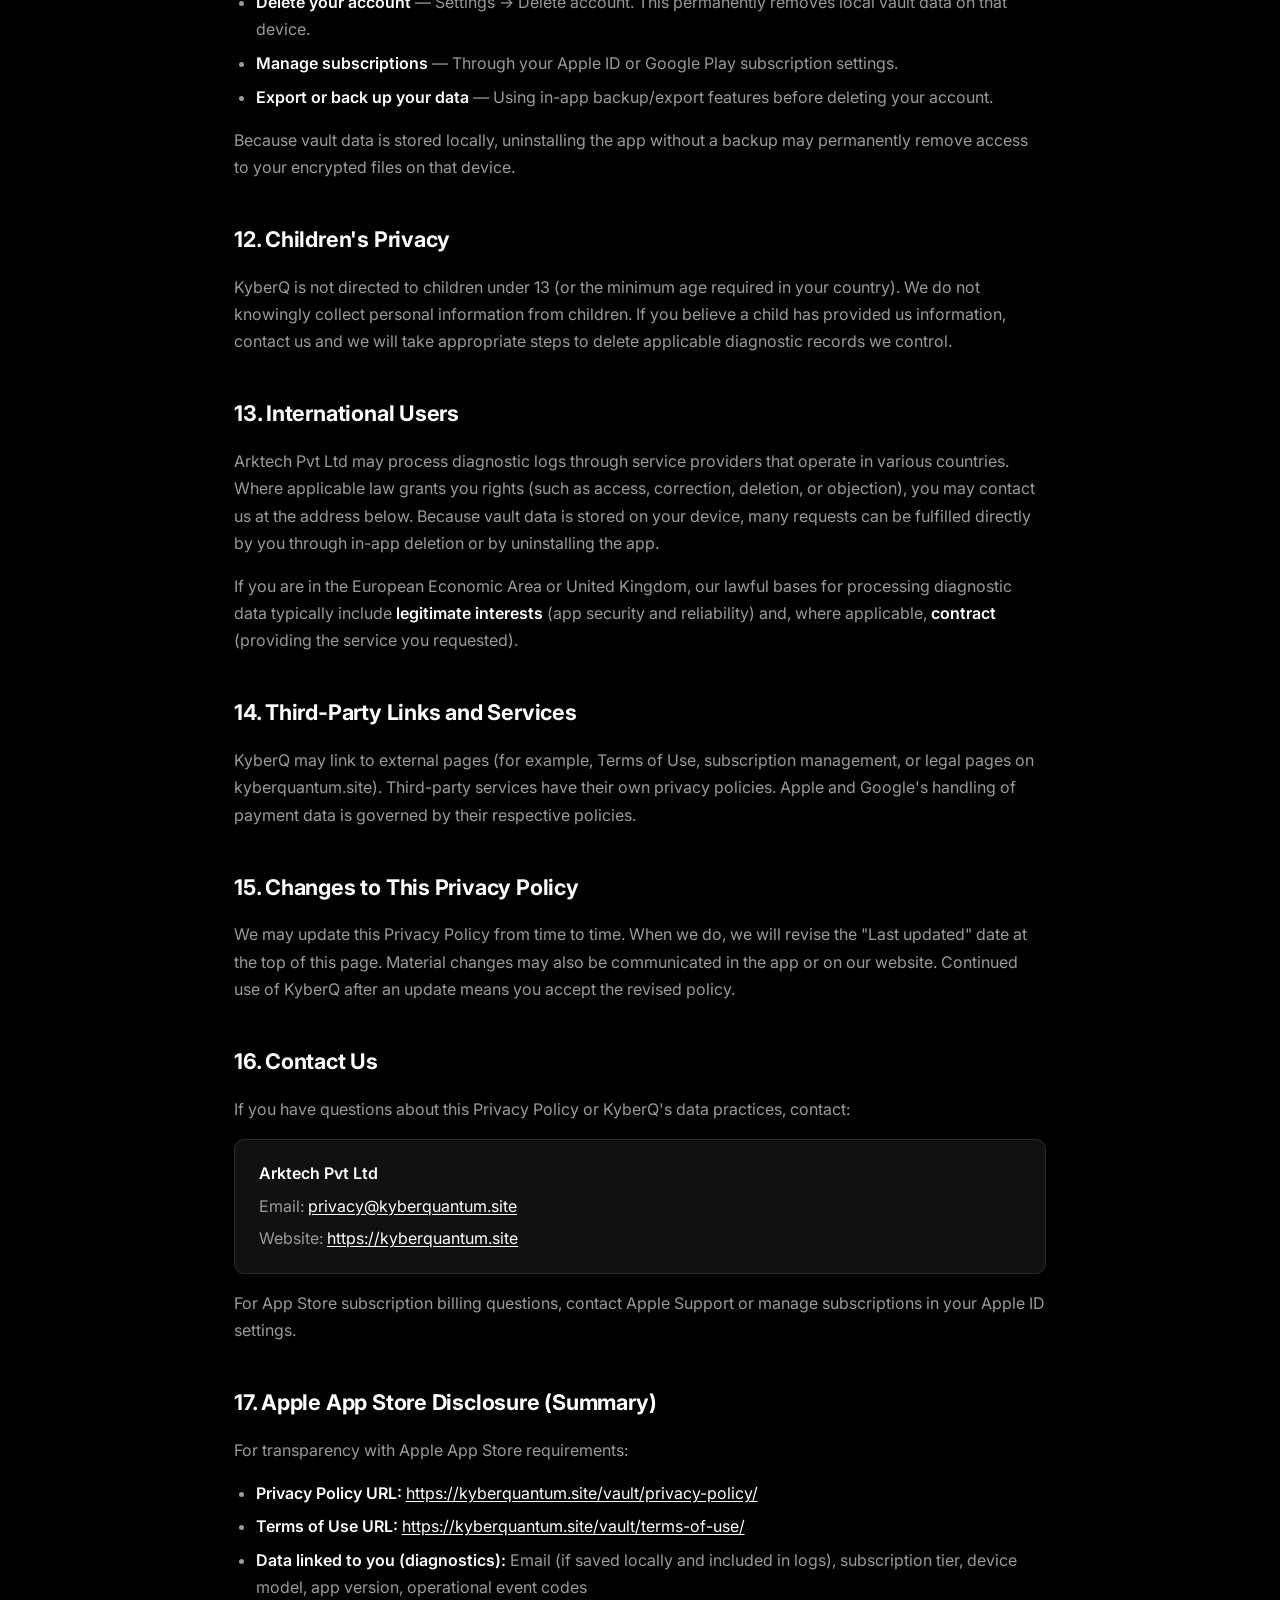
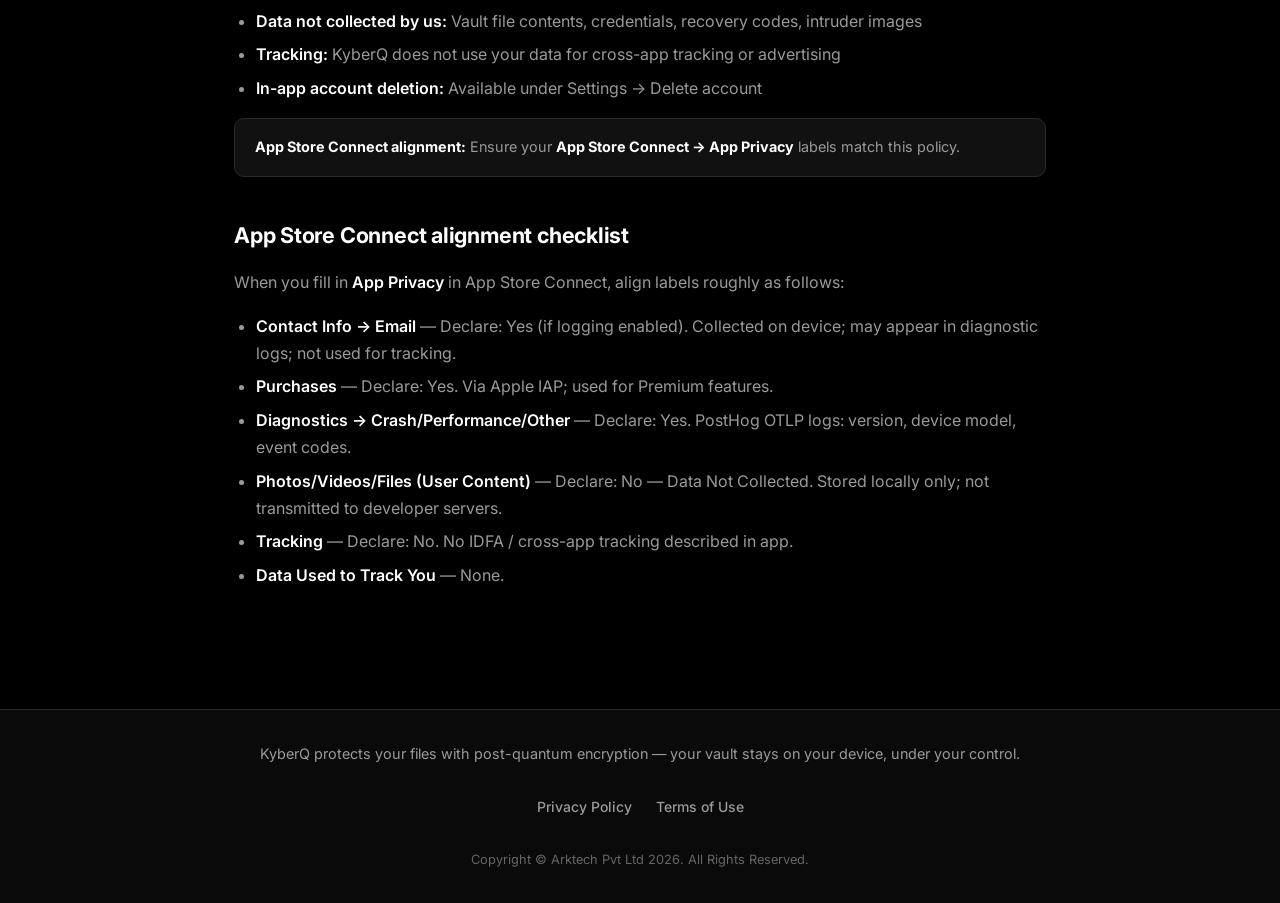
<file: vault/privacy-policy/index.html>
<!DOCTYPE html>
<html lang="en">
<head>
  <meta charset="UTF-8">
  <meta name="viewport" content="width=device-width, initial-scale=1.0">
  <meta name="description" content="KyberQ Privacy Policy — how Arktech Pvt Ltd handles your data in the KyberQ encryption vault app.">
  <title>Privacy Policy — KyberQ</title>
  <link rel="preconnect" href="https://fonts.googleapis.com">
  <link rel="preconnect" href="https://fonts.gstatic.com" crossorigin>
  <link href="https://fonts.googleapis.com/css2?family=Inter:wght@400;500;600;700&display=swap" rel="stylesheet">
  <link rel="stylesheet" href="styles.css">
  <link rel="icon" href="../../assets/logo.png" type="image/png">
</head>
<body>

  <header class="site-header">
    <div class="header-inner">
      <div class="nav-left">
        <a href="../../" class="logo" aria-label="KyberQ Home">
          <img src="../../assets/logo.png" alt="KyberQ" class="logo-img" width="64" height="64">
          KyberQ
        </a>
        <div class="nav-links-wrapper" id="nav-menu">
          <nav class="nav-links" aria-label="Main navigation">
            <a href="../../" class="nav-link">Home</a>
            <a href="../../#why-kyberq" class="nav-link">Why KyberQ?</a>
            <a href="../../#features" class="nav-link">Features</a>
            <a href="../../#how-it-works" class="nav-link">How It Works</a>
            <a href="../../#use-cases" class="nav-link">Use Cases</a>
            <a href="../../#pricing" class="nav-link">Pricing</a>
            <a href="./" class="nav-link active">Privacy Policy</a>
            <a href="../terms-of-use/" class="nav-link">Terms of Use</a>
          </nav>
          <a href="../../#pricing" class="btn-primary nav-menu-cta">Download KyberQ</a>
        </div>
        <button class="nav-toggle" id="nav-toggle" aria-label="Toggle menu" aria-expanded="false">
          <span></span><span></span><span></span>
        </button>
      </div>
      <a href="../../#pricing" class="btn-primary header-cta">Download KyberQ</a>
    </div>
  </header>

  <main>
    <h1 class="page-title">Privacy Policy — KyberQ</h1>

    <div class="meta">
      <span><strong>Effective date:</strong> June 7, 2026</span>
      <span><strong>Last updated:</strong> June 7, 2026</span>
    </div>

    <section id="introduction">
      <h2>1. Introduction</h2>
      <p>KyberQ ("<strong>KyberQ</strong>," "<strong>we</strong>," "<strong>us</strong>," or "<strong>our</strong>") is a mobile application published by <strong>Arktech Pvt Ltd</strong> that lets you encrypt, store, organize, and protect files on your device in a secure vault.</p>
      <p>This Privacy Policy explains what information KyberQ handles, how that information is used, what stays on your device, and what choices you have. It applies to the KyberQ app on iOS and Android and to related pages at <strong>kyberquantum.site</strong>.</p>
      <p>By using KyberQ, you agree to this Privacy Policy. If you do not agree, please do not use the app.</p>
    </section>

    <div class="summary-box">
      <h2>2. Summary</h2>
      <ul>
        <li><strong>Your vault files stay on your device.</strong> KyberQ does not upload, sync, or store your encrypted vault contents on our servers.</li>
        <li><strong>No sale of personal data.</strong> We do not sell your personal information.</li>
        <li><strong>Local-first account model.</strong> KyberQ does not use a cloud login service. Your email, vault password or PIN, recovery code, and encrypted files are stored locally on your device unless you choose to export or back them up yourself.</li>
        <li><strong>Limited diagnostics.</strong> When enabled in production builds, the app may send operational diagnostic logs to our logging provider. These logs do not include vault file contents, passwords, PINs, recovery codes, or decrypted data.</li>
        <li><strong>Apple handles subscriptions.</strong> Premium purchases are processed by Apple through the App Store. We do not receive your full payment card details.</li>
      </ul>
    </div>

    <section id="information-we-collect">
      <h2>3. Information We Collect</h2>

      <h3>3.1 Information you provide</h3>
      <p>Information you provide or that is created on your device:</p>
      <ul>
        <li><strong>Email address</strong> — Stored on your device only. May appear in optional diagnostic logs (see Section 3.5).</li>
        <li><strong>Vault password or PIN</strong> — Stored on your device only (encrypted storage / secure keychain). Never sent to us.</li>
        <li><strong>Recovery code</strong> — Stored on your device only. Never sent to us.</li>
        <li><strong>Secret vault credentials</strong> — Stored on your device only. Never sent to us.</li>
        <li><strong>Files, photos, videos, and documents you encrypt</strong> — Stored on your device only. Never sent to us unless you explicitly export or back up.</li>
      </ul>
      <p>Your email is used as a local account identifier on your device. <strong>It is not used as a remote sign-in credential</strong> and we do not operate a KyberQ cloud account tied to your email.</p>

      <h3>3.2 Vault and app data stored on your device</h3>
      <p>KyberQ stores the following locally on your phone or tablet:</p>
      <ul>
        <li>Encrypted vault files and folders</li>
        <li>Album and collection metadata</li>
        <li>Optional <strong>secret (secondary) vault</strong> data, separate from your primary vault</li>
        <li>App settings and preferences</li>
        <li>Subscription entitlement cache (whether Premium is active on this device)</li>
        <li><strong>Intruder photos</strong> captured by the front camera after repeated failed unlock attempts (stored separately from your vault, in app-private storage)</li>
        <li>Temporary working files during encrypt, decrypt, import, or export operations</li>
      </ul>
      <p>We do not operate a KyberQ cloud that holds your vault contents.</p>

      <h3>3.3 Device permissions and on-device processing</h3>
      <p>KyberQ may request access to device features only when needed for features you use:</p>
      <ul>
        <li><strong>Face ID / Touch ID / biometrics</strong> — Optional vault unlock after you authenticate with your password or PIN. Biometric data is processed by your device operating system; KyberQ does not collect or store biometric templates.</li>
        <li><strong>Photo Library (read)</strong> — Import photos and videos into your vault when you choose to.</li>
        <li><strong>Photo Library (add/save)</strong> — Save decrypted files to your photo library when you choose "Save to phone/gallery."</li>
        <li><strong>Camera</strong> — Capture intruder photos after repeated incorrect unlock attempts, if you enable or the feature triggers. Photos remain on your device in Intruder settings.</li>
        <li><strong>Notifications</strong> — Security alerts and important vault-related notices, if you grant permission.</li>
        <li><strong>Files &amp; documents (file picker)</strong> — Import files or vault backups that you select through the system file picker.</li>
      </ul>
      <p>You can review and manage permissions in <strong>Settings → App permissions</strong> inside KyberQ or in your device system settings.</p>

      <h3>3.4 Subscription and purchase information</h3>
      <p>If you subscribe to KyberQ Premium:</p>
      <ul>
        <li>Payment is processed by <strong>Apple</strong> through In-App Purchase (StoreKit).</li>
        <li>Apple may collect payment and billing information according to <a href="https://www.apple.com/legal/privacy/" target="_blank" rel="noopener noreferrer">Apple's Privacy Policy</a>.</li>
        <li>We receive subscription status information from Apple (for example, whether a subscription is active) so we can unlock Premium features on your device.</li>
        <li>Manage or cancel subscriptions at: <a href="https://apps.apple.com/account/subscriptions" target="_blank" rel="noopener noreferrer">Apple Subscriptions</a>.</li>
      </ul>
      <p>On Android, payments are processed by <strong>Google Play</strong> according to <a href="https://policies.google.com/privacy" target="_blank" rel="noopener noreferrer">Google's Privacy Policy</a>.</p>

      <h3>3.5 Diagnostic and operational logs (optional)</h3>
      <p>In production builds where diagnostic logging is enabled, KyberQ may send <strong>operational logs</strong> over the internet to our logging service provider (<strong>PostHog</strong>, via OpenTelemetry log export) to help us maintain reliability and security.</p>
      <p>These logs may include:</p>
      <ul>
        <li>App version and build number</li>
        <li>Device model</li>
        <li>Subscription tier (free, monthly, yearly)</li>
        <li>Your locally saved email address (if present on the device)</li>
        <li>Anonymized event codes (for example, vault created, backup started, encryption completed)</li>
        <li>Non-content technical details such as error types or high-level operation status</li>
      </ul>
      <p>These logs <strong>do not include</strong>:</p>
      <ul>
        <li>Vault file contents</li>
        <li>Decrypted file data</li>
        <li>Passwords, PINs, or recovery codes</li>
        <li>Intruder photo images</li>
        <li>Full filenames or personal content from inside your vault</li>
      </ul>
      <p>Diagnostic logging requires an internet connection. If your device is offline, logs are not sent. Logging of vault-related events occurs only after a vault exists on the device.</p>
      <p>We use these logs for app operation, troubleshooting, abuse prevention, and product improvement — <strong>not</strong> for advertising or cross-app tracking.</p>
    </section>

    <section id="information-we-do-not-collect">
      <h2>4. Information We Do Not Collect</h2>
      <p>KyberQ is designed so that we do <strong>not</strong> collect or receive:</p>
      <ul>
        <li>Your encrypted or decrypted vault files</li>
        <li>Your vault password, PIN, or recovery code</li>
        <li>Secret vault contents or credentials</li>
        <li>Intruder snapshot images</li>
        <li>Contacts, location, browsing history, or advertising identifiers (such as IDFA) for tracking</li>
        <li>A centralized KyberQ account database on our servers</li>
      </ul>
      <p>If you do not create a vault backup or export files yourself, your vault data remains on your device under your control.</p>
    </section>

    <section id="how-we-use-information">
      <h2>5. How We Use Information</h2>
      <p>We use the limited information described above to:</p>
      <ul>
        <li>Provide core app functionality (encryption, vault management, albums, secret vault, intruder protection)</li>
        <li>Process Premium entitlements through Apple or Google Play</li>
        <li>Remember your local preferences and unlock settings</li>
        <li>Send optional security or app-related notifications (if enabled)</li>
        <li>Diagnose crashes, errors, and reliability issues through operational logs</li>
        <li>Comply with legal obligations</li>
      </ul>
      <p>We do <strong>not</strong> use your vault contents for advertising, profiling, or marketing.</p>
    </section>

    <section id="encryption-and-security">
      <h2>6. Encryption and Security</h2>
      <p>KyberQ uses strong encryption, including post-quantum and hybrid cryptographic methods, to protect files at rest on your device. Credentials are protected using platform secure storage (such as the iOS Keychain and Android Keystore where applicable).</p>
      <p><strong>Important:</strong> If you lose your password or PIN and recovery code, we cannot recover your vault data. KyberQ is built so that we do not hold keys that would let us decrypt your files.</p>
      <p>Security features may also include:</p>
      <ul>
        <li>Optional biometric unlock</li>
        <li>Auto-lock when the app goes to background</li>
        <li>App switcher privacy (content hidden in recent apps preview)</li>
        <li>Secure viewer protections on supported devices</li>
      </ul>
      <p>No security method is perfect. You are responsible for safeguarding your credentials and any backup files you create.</p>
    </section>

    <section id="backup-restore-export">
      <h2>7. Backup, Restore, Export, and Sharing</h2>
      <p>KyberQ lets <strong>you</strong> control data leaving the app:</p>
      <ul>
        <li><strong>Vault backup (Premium):</strong> Creates an encrypted backup file that <strong>you</strong> choose where to store (for example, Files, iCloud Drive, or another location you select).</li>
        <li><strong>Restore:</strong> Imports a backup <strong>you</strong> provide.</li>
        <li><strong>Save to gallery / export:</strong> Writes decrypted content to your photo library or other destinations <strong>only when you initiate the action</strong>.</li>
        <li><strong>Share:</strong> Shares files <strong>only when you choose to share</strong> through system share sheets.</li>
      </ul>
      <p>We do not automatically upload backups to KyberQ servers.</p>
    </section>

    <section id="secret-vault">
      <h2>8. Secret Vault</h2>
      <p>KyberQ offers an optional secret (secondary) vault with its own credentials and recovery data. Secret vault files and metadata are stored locally on your device, separately from your primary vault. Deleting the secret vault removes its credentials and files from your device. Deleting your main account removes all local app data, including any secret vault.</p>
    </section>

    <section id="how-we-share">
      <h2>9. How We Share Information</h2>
      <p>We do <strong>not</strong> sell, rent, or trade your personal information.</p>
      <p>We may share limited information only in these cases:</p>
      <ul>
        <li><strong>Apple / Google</strong> — Purchase and subscription status, for In-App Purchase processing and entitlement verification.</li>
        <li><strong>PostHog</strong> (logging provider) — Diagnostic logs described in Section 3.5, for app reliability and security monitoring.</li>
        <li><strong>Legal / safety</strong> — Information we are required to disclose, to comply with applicable law, regulation, legal process, or to protect rights and safety.</li>
      </ul>
      <p>We require service providers to handle data only for authorized purposes and in line with this policy.</p>
    </section>

    <section id="data-retention">
      <h2>10. Data Retention</h2>
      <ul>
        <li><strong>Vault files, credentials, recovery data, intruder photos</strong> — Until you delete them, delete your account in the app, or uninstall the app (subject to device backup behavior).</li>
        <li><strong>Local email and preferences</strong> — Until you change or delete them, or delete your account.</li>
        <li><strong>Subscription cache</strong> — Until cleared on account deletion or app removal.</li>
        <li><strong>Diagnostic logs (PostHog)</strong> — Retained according to our logging provider configuration and internal retention practices; typically for operational troubleshooting, not indefinitely for vault content (which is never logged).</li>
      </ul>
      <p>When you use <strong>Delete account</strong> in Settings, KyberQ removes local vault data, credentials, intruder photos, cached subscription data, and the local database from your device.</p>
    </section>

    <section id="your-choices">
      <h2>11. Your Choices and Controls</h2>
      <p>You can:</p>
      <ul>
        <li><strong>Decline permissions</strong> — Some features will not work without the relevant permission (for example, import from Photos without photo access).</li>
        <li><strong>Disable biometrics</strong> — In KyberQ Settings.</li>
        <li><strong>Delete intruder photos</strong> — In Intruder settings.</li>
        <li><strong>Delete secret vault</strong> — From secret vault settings.</li>
        <li><strong>Delete your account</strong> — Settings → Delete account. This permanently removes local vault data on that device.</li>
        <li><strong>Manage subscriptions</strong> — Through your Apple ID or Google Play subscription settings.</li>
        <li><strong>Export or back up your data</strong> — Using in-app backup/export features before deleting your account.</li>
      </ul>
      <p>Because vault data is stored locally, uninstalling the app without a backup may permanently remove access to your encrypted files on that device.</p>
    </section>

    <section id="childrens-privacy">
      <h2>12. Children's Privacy</h2>
      <p>KyberQ is not directed to children under 13 (or the minimum age required in your country). We do not knowingly collect personal information from children. If you believe a child has provided us information, contact us and we will take appropriate steps to delete applicable diagnostic records we control.</p>
    </section>

    <section id="international-users">
      <h2>13. International Users</h2>
      <p>Arktech Pvt Ltd may process diagnostic logs through service providers that operate in various countries. Where applicable law grants you rights (such as access, correction, deletion, or objection), you may contact us at the address below. Because vault data is stored on your device, many requests can be fulfilled directly by you through in-app deletion or by uninstalling the app.</p>
      <p>If you are in the European Economic Area or United Kingdom, our lawful bases for processing diagnostic data typically include <strong>legitimate interests</strong> (app security and reliability) and, where applicable, <strong>contract</strong> (providing the service you requested).</p>
    </section>

    <section id="third-party-links">
      <h2>14. Third-Party Links and Services</h2>
      <p>KyberQ may link to external pages (for example, Terms of Use, subscription management, or legal pages on kyberquantum.site). Third-party services have their own privacy policies. Apple and Google's handling of payment data is governed by their respective policies.</p>
    </section>

    <section id="changes">
      <h2>15. Changes to This Privacy Policy</h2>
      <p>We may update this Privacy Policy from time to time. When we do, we will revise the "Last updated" date at the top of this page. Material changes may also be communicated in the app or on our website. Continued use of KyberQ after an update means you accept the revised policy.</p>
    </section>

    <section id="contact">
      <h2>16. Contact Us</h2>
      <p>If you have questions about this Privacy Policy or KyberQ's data practices, contact:</p>
      <div class="contact-block">
        <p><strong>Arktech Pvt Ltd</strong></p>
        <p>Email: <a href="mailto:privacy@kyberquantum.site">privacy@kyberquantum.site</a></p>
        <p>Website: <a href="https://kyberquantum.site">https://kyberquantum.site</a></p>
      </div>
      <p class="mt-1">For App Store subscription billing questions, contact Apple Support or manage subscriptions in your Apple ID settings.</p>
    </section>

    <section id="app-store-disclosure">
      <h2>17. Apple App Store Disclosure (Summary)</h2>
      <p>For transparency with Apple App Store requirements:</p>
      <ul>
        <li><strong>Privacy Policy URL:</strong> <a href="https://kyberquantum.site/vault/privacy-policy/">https://kyberquantum.site/vault/privacy-policy/</a></li>
        <li><strong>Terms of Use URL:</strong> <a href="https://kyberquantum.site/vault/terms-of-use/">https://kyberquantum.site/vault/terms-of-use/</a></li>
        <li><strong>Data linked to you (diagnostics):</strong> Email (if saved locally and included in logs), subscription tier, device model, app version, operational event codes</li>
        <li><strong>Data not collected by us:</strong> Vault file contents, credentials, recovery codes, intruder images</li>
        <li><strong>Tracking:</strong> KyberQ does not use your data for cross-app tracking or advertising</li>
        <li><strong>In-app account deletion:</strong> Available under Settings → Delete account</li>
      </ul>
      <div class="note-box">
        <strong>App Store Connect alignment:</strong> Ensure your <strong>App Store Connect → App Privacy</strong> labels match this policy.
      </div>
    </section>

    <section id="app-store-checklist">
      <h2>App Store Connect alignment checklist</h2>
      <p>When you fill in <strong>App Privacy</strong> in App Store Connect, align labels roughly as follows:</p>
      <ul>
        <li><strong>Contact Info → Email</strong> — Declare: Yes (if logging enabled). Collected on device; may appear in diagnostic logs; not used for tracking.</li>
        <li><strong>Purchases</strong> — Declare: Yes. Via Apple IAP; used for Premium features.</li>
        <li><strong>Diagnostics → Crash/Performance/Other</strong> — Declare: Yes. PostHog OTLP logs: version, device model, event codes.</li>
        <li><strong>Photos/Videos/Files (User Content)</strong> — Declare: No — Data Not Collected. Stored locally only; not transmitted to developer servers.</li>
        <li><strong>Tracking</strong> — Declare: No. No IDFA / cross-app tracking described in app.</li>
        <li><strong>Data Used to Track You</strong> — None.</li>
      </ul>
    </section>
  </main>

  <footer class="site-footer">
    <div class="footer-inner">
      <p class="footer-tagline">KyberQ protects your files with post-quantum encryption — your vault stays on your device, under your control.</p>
      <nav class="footer-links" aria-label="Footer navigation">
        <a href="./">Privacy Policy</a>
        <a href="../terms-of-use/">Terms of Use</a>
      </nav>
      <p class="copyright">Copyright &copy; Arktech Pvt Ltd 2026. All Rights Reserved.</p>
    </div>
  </footer>

  <script>
    const toggle = document.getElementById('nav-toggle');
    const menu = document.getElementById('nav-menu');
    toggle.addEventListener('click', () => {
      const isOpen = menu.classList.toggle('open');
      toggle.setAttribute('aria-expanded', isOpen);
    });
  </script>

</body>
</html>
</file>
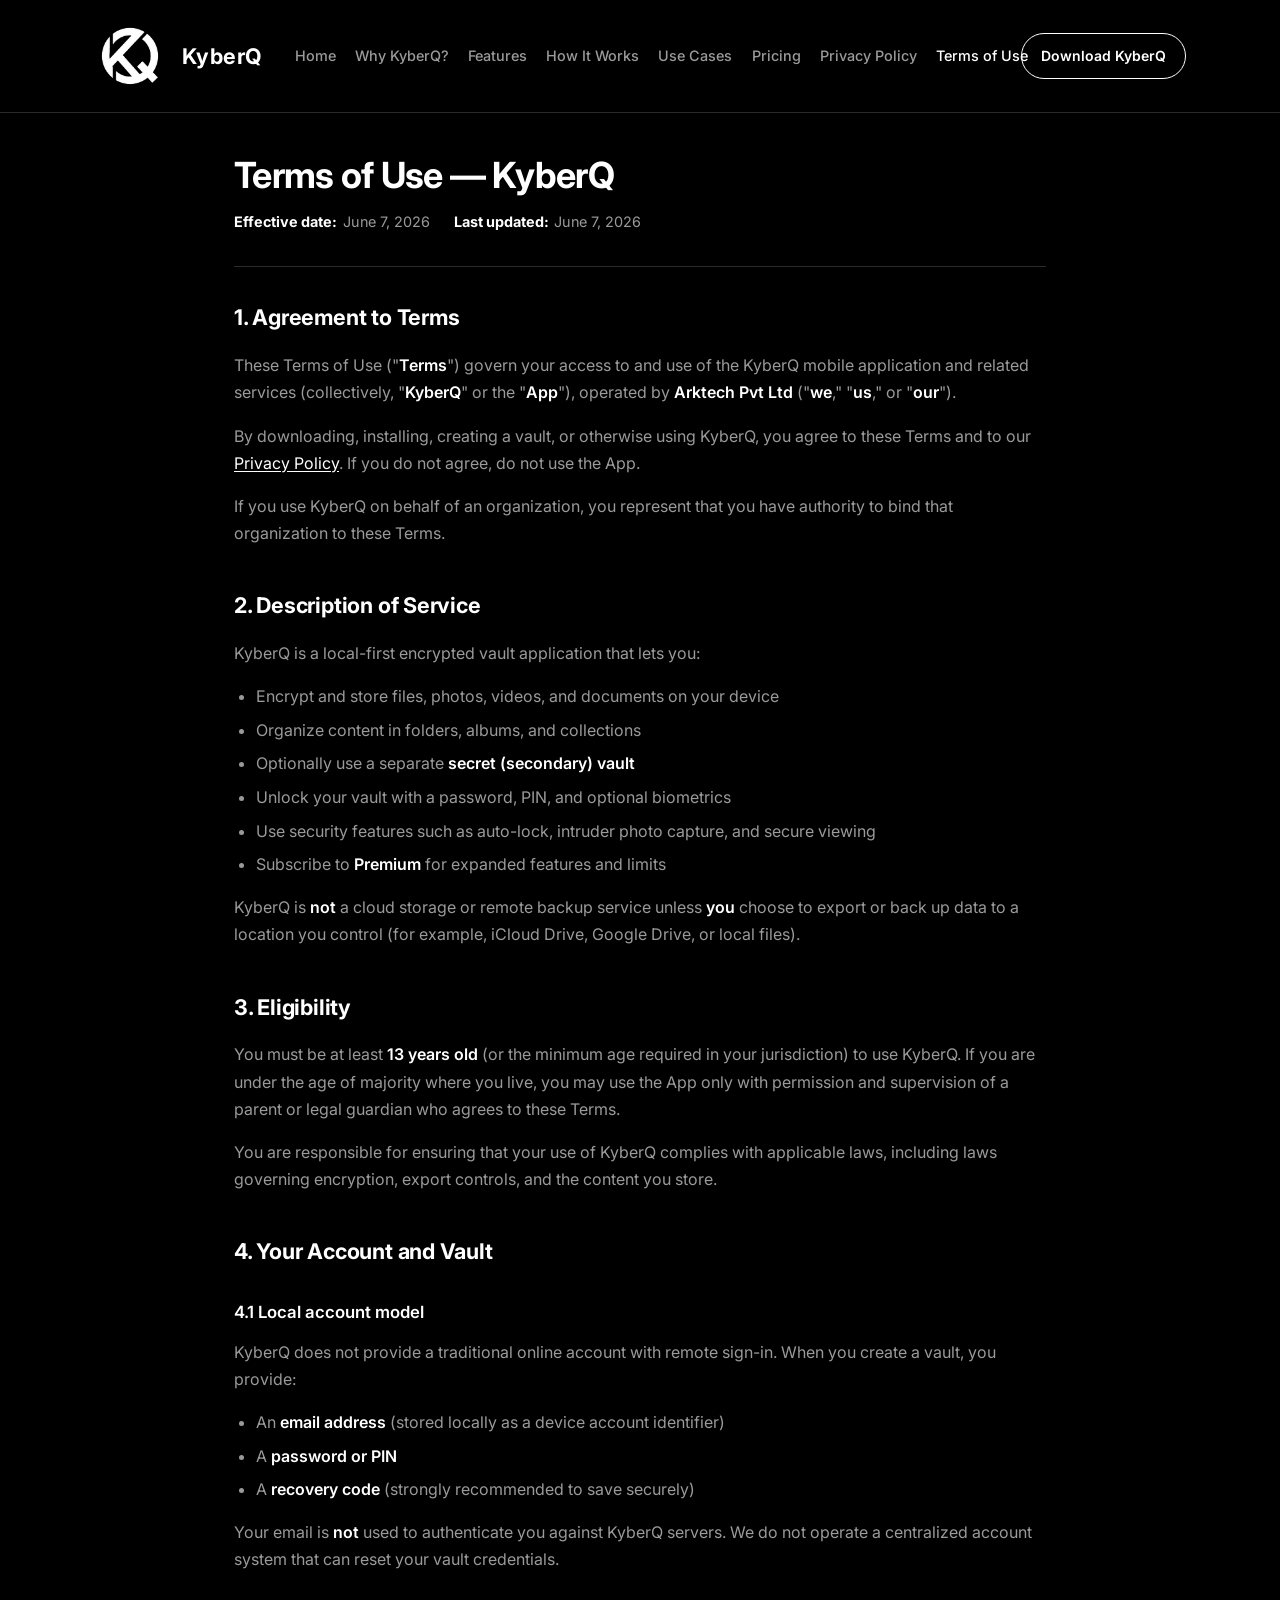
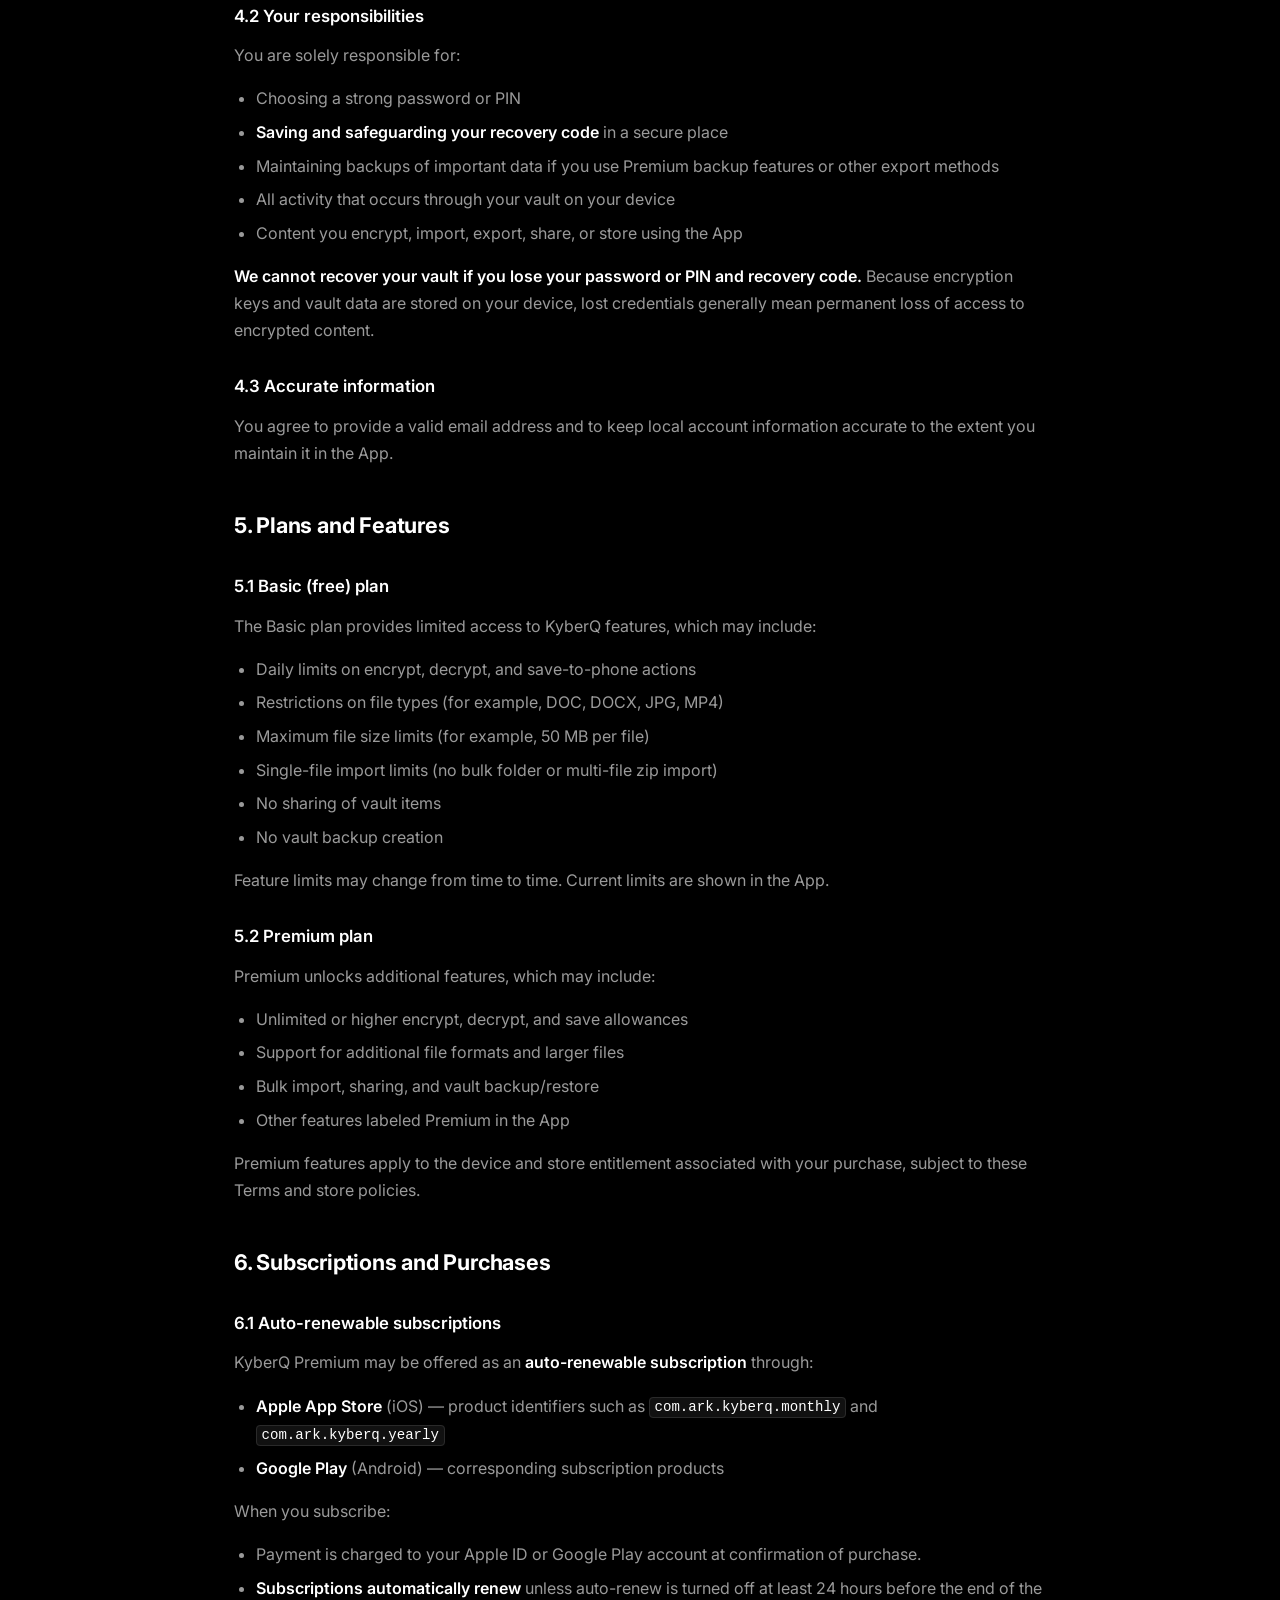
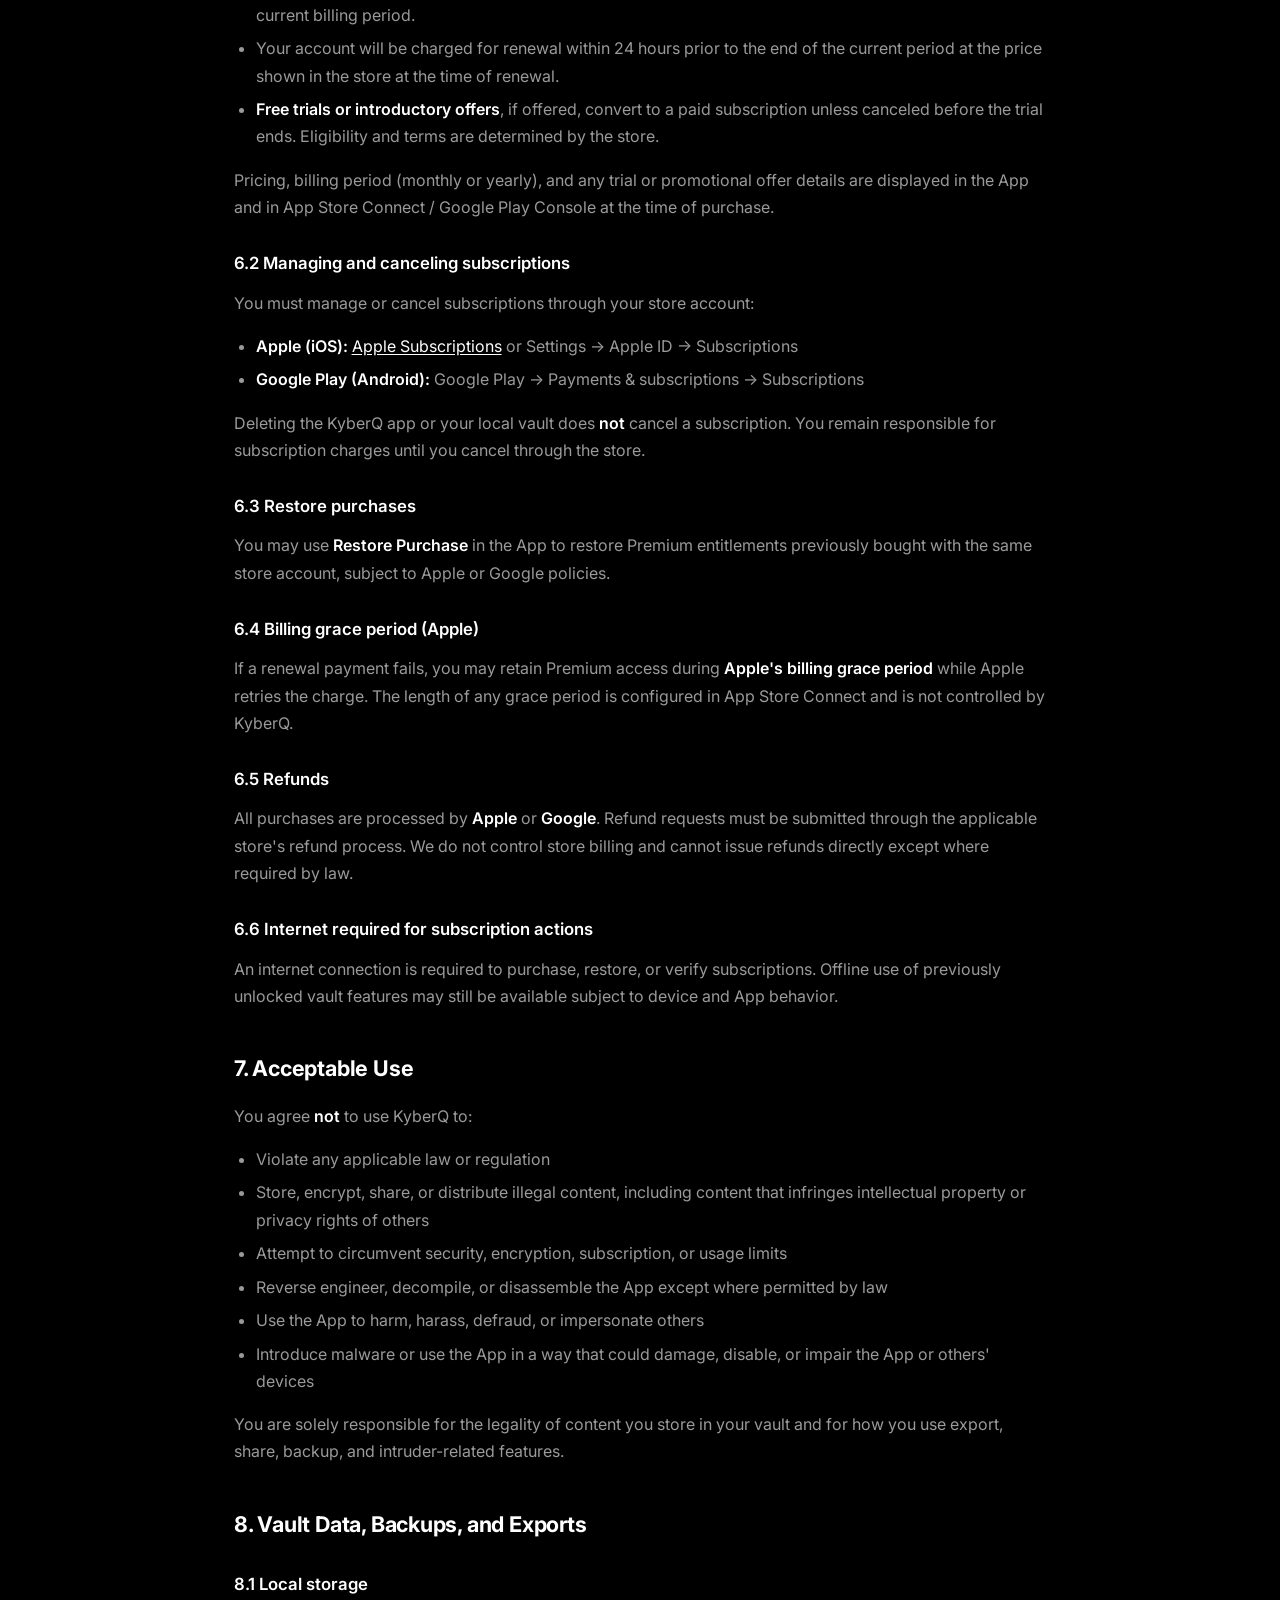
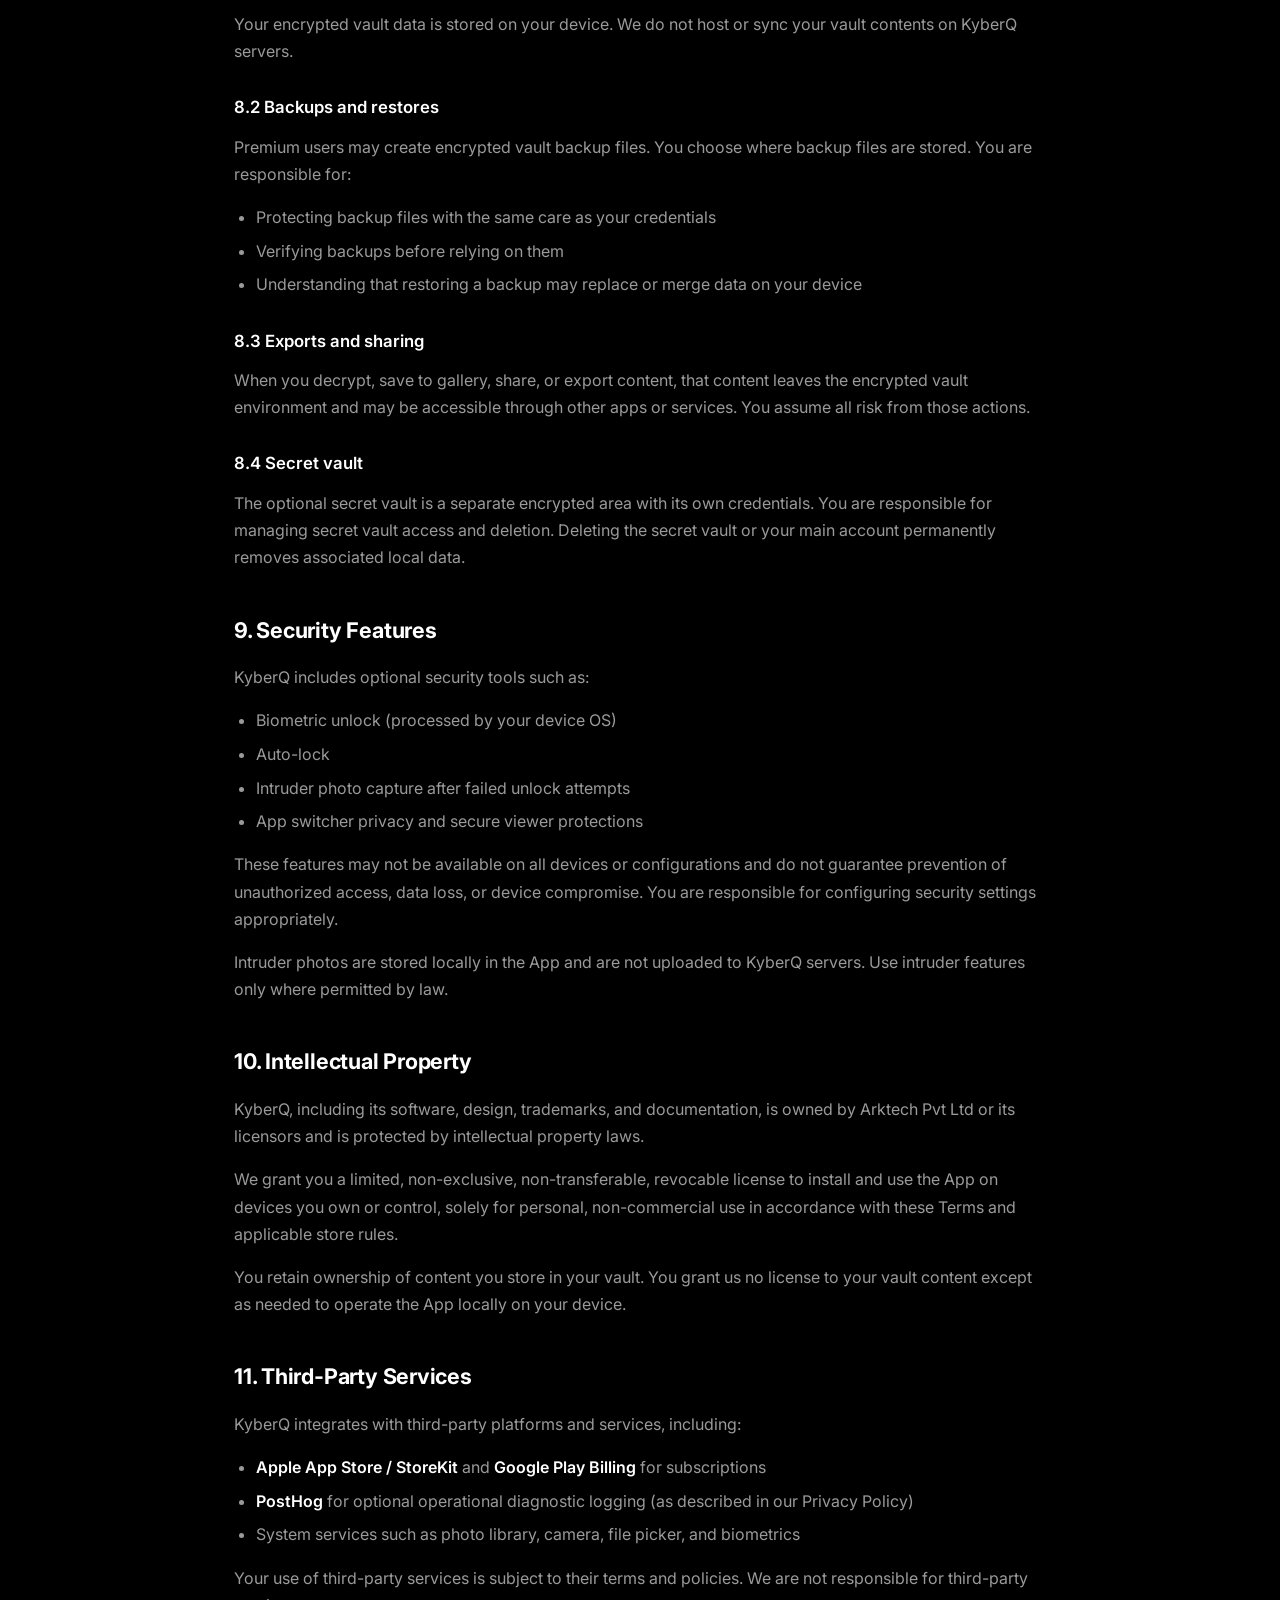
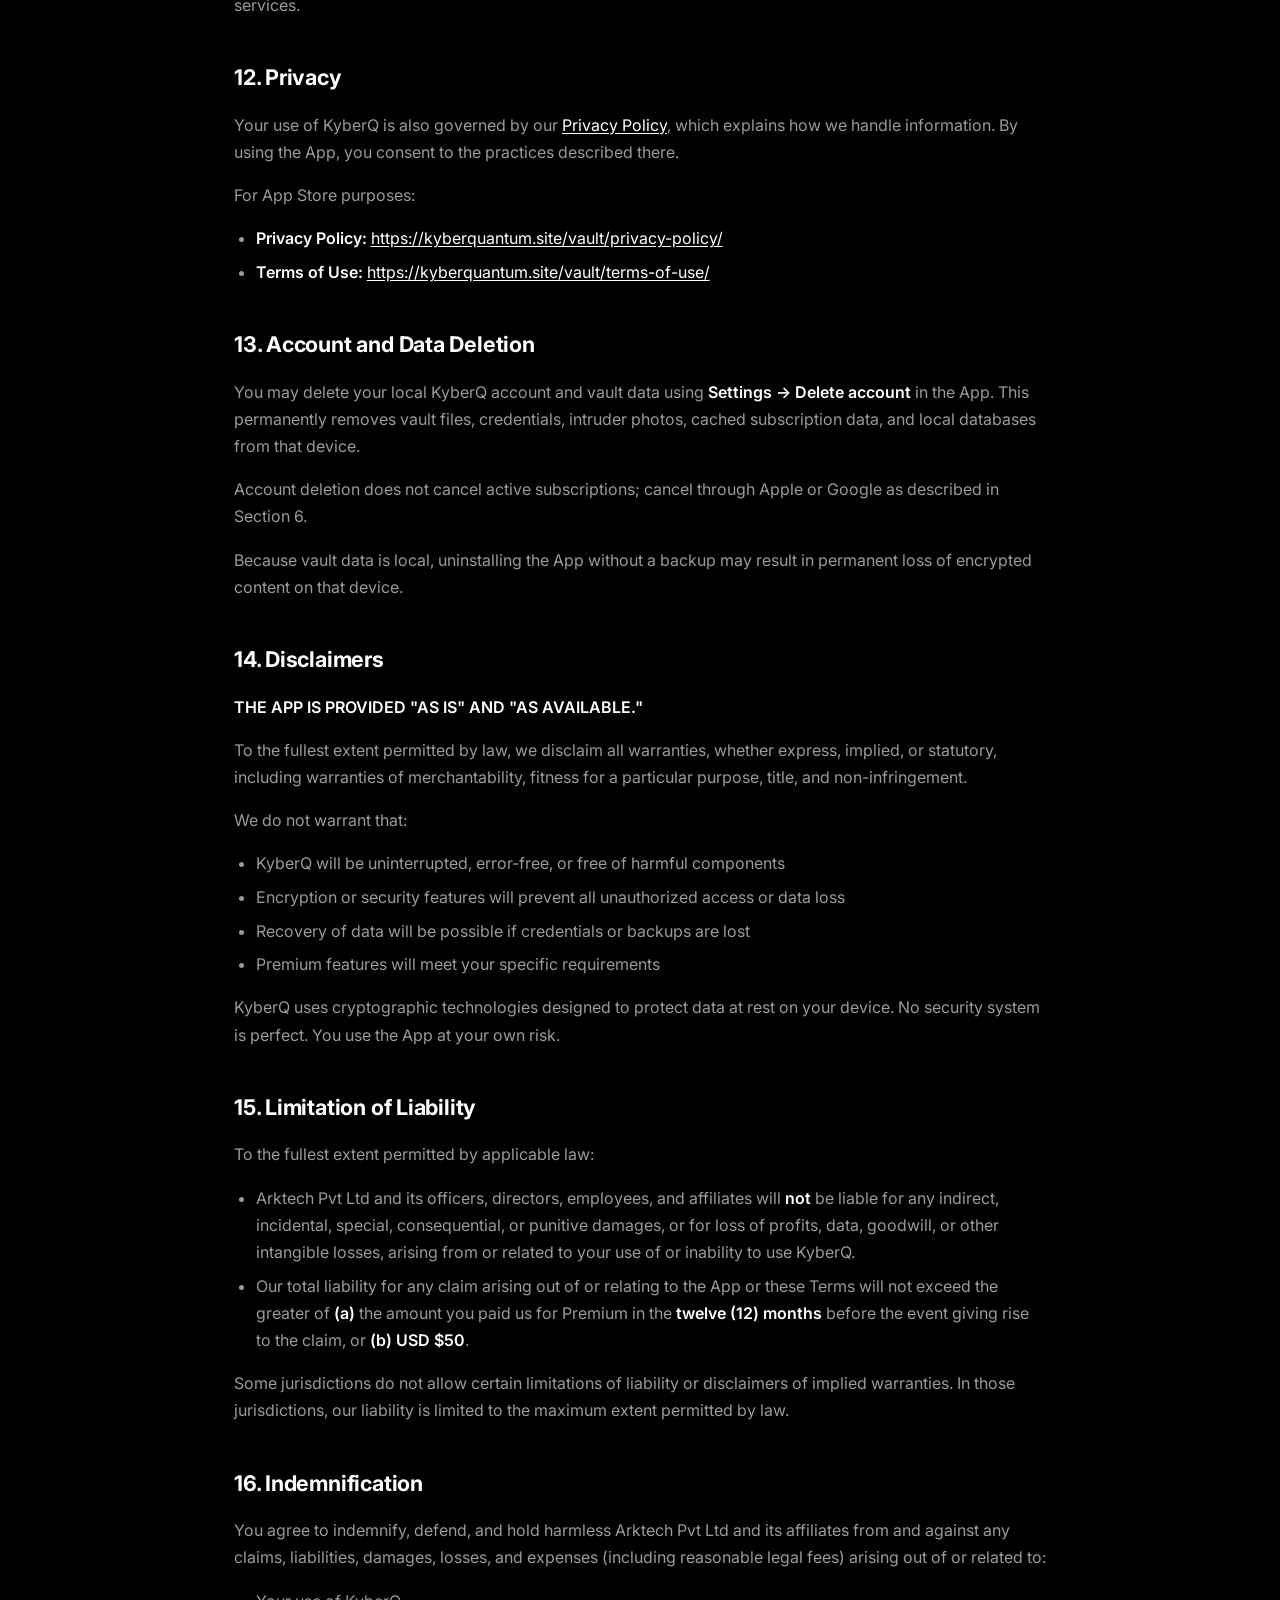
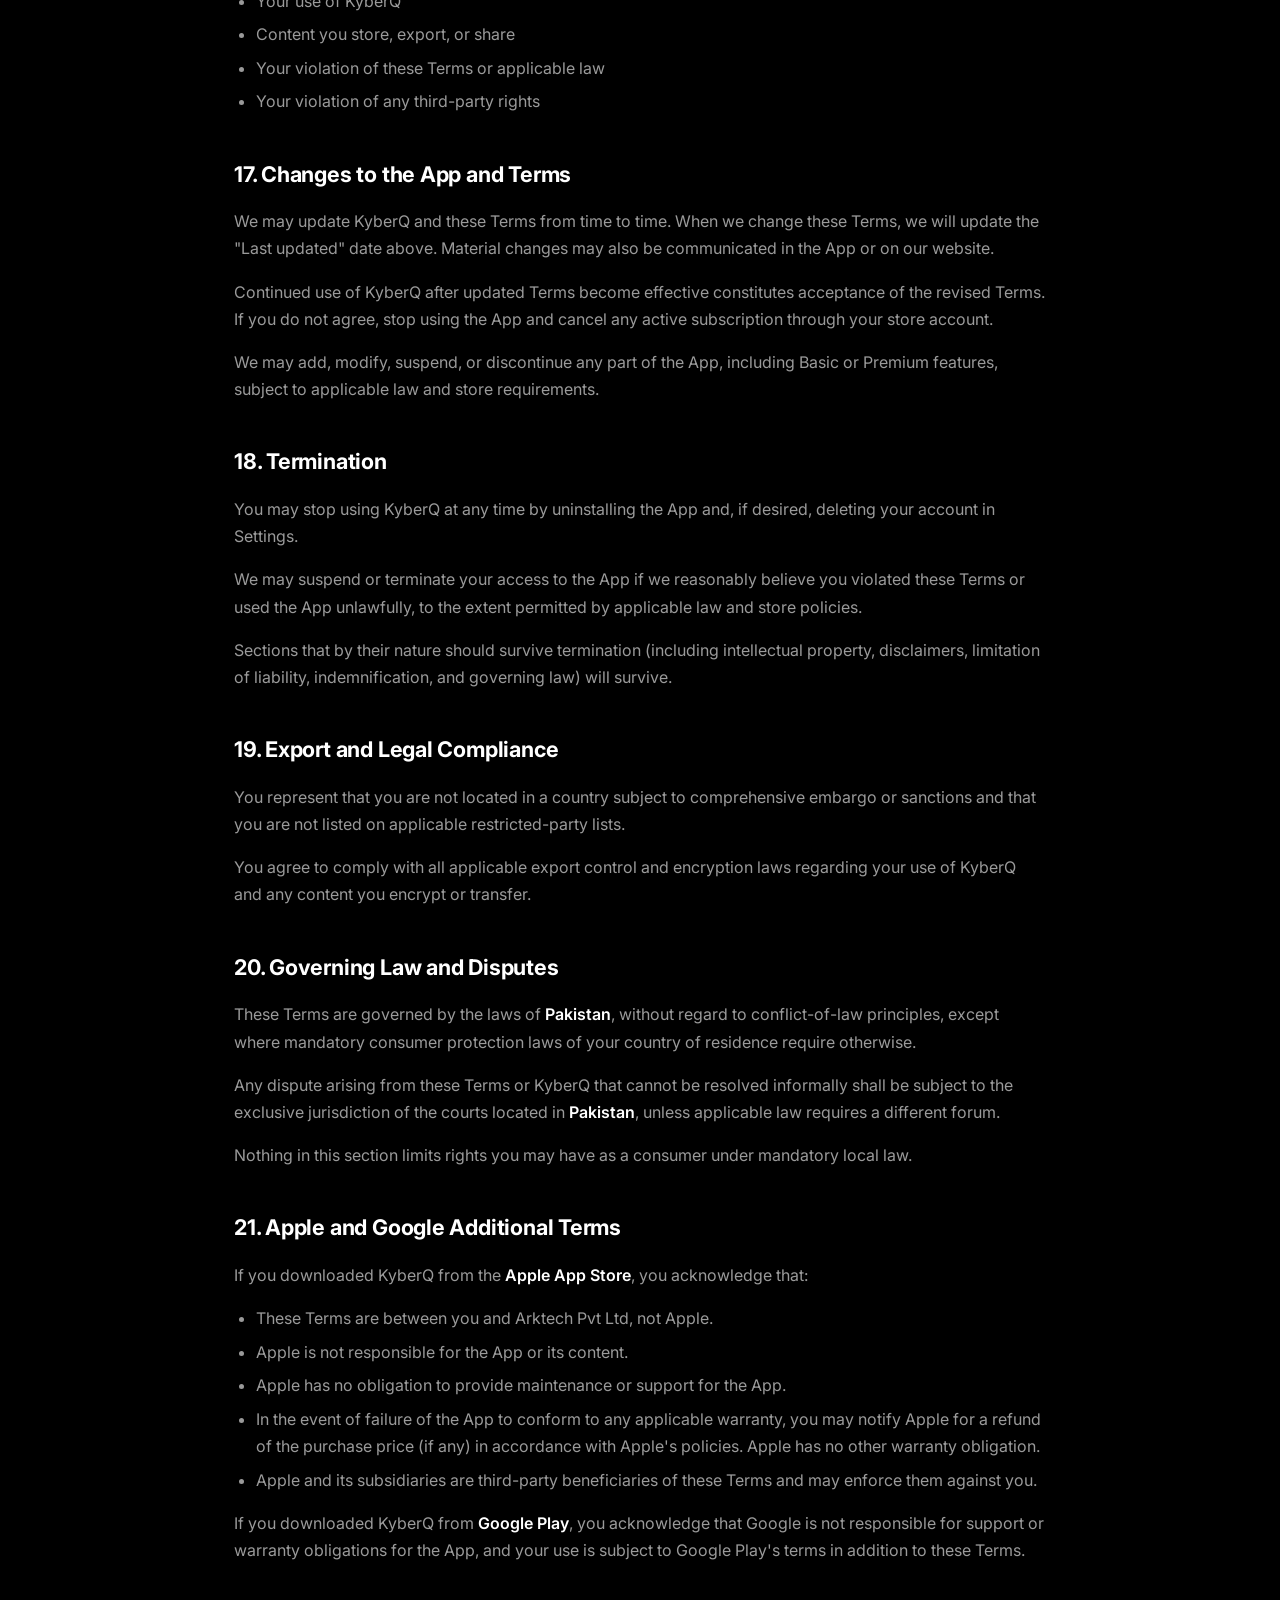
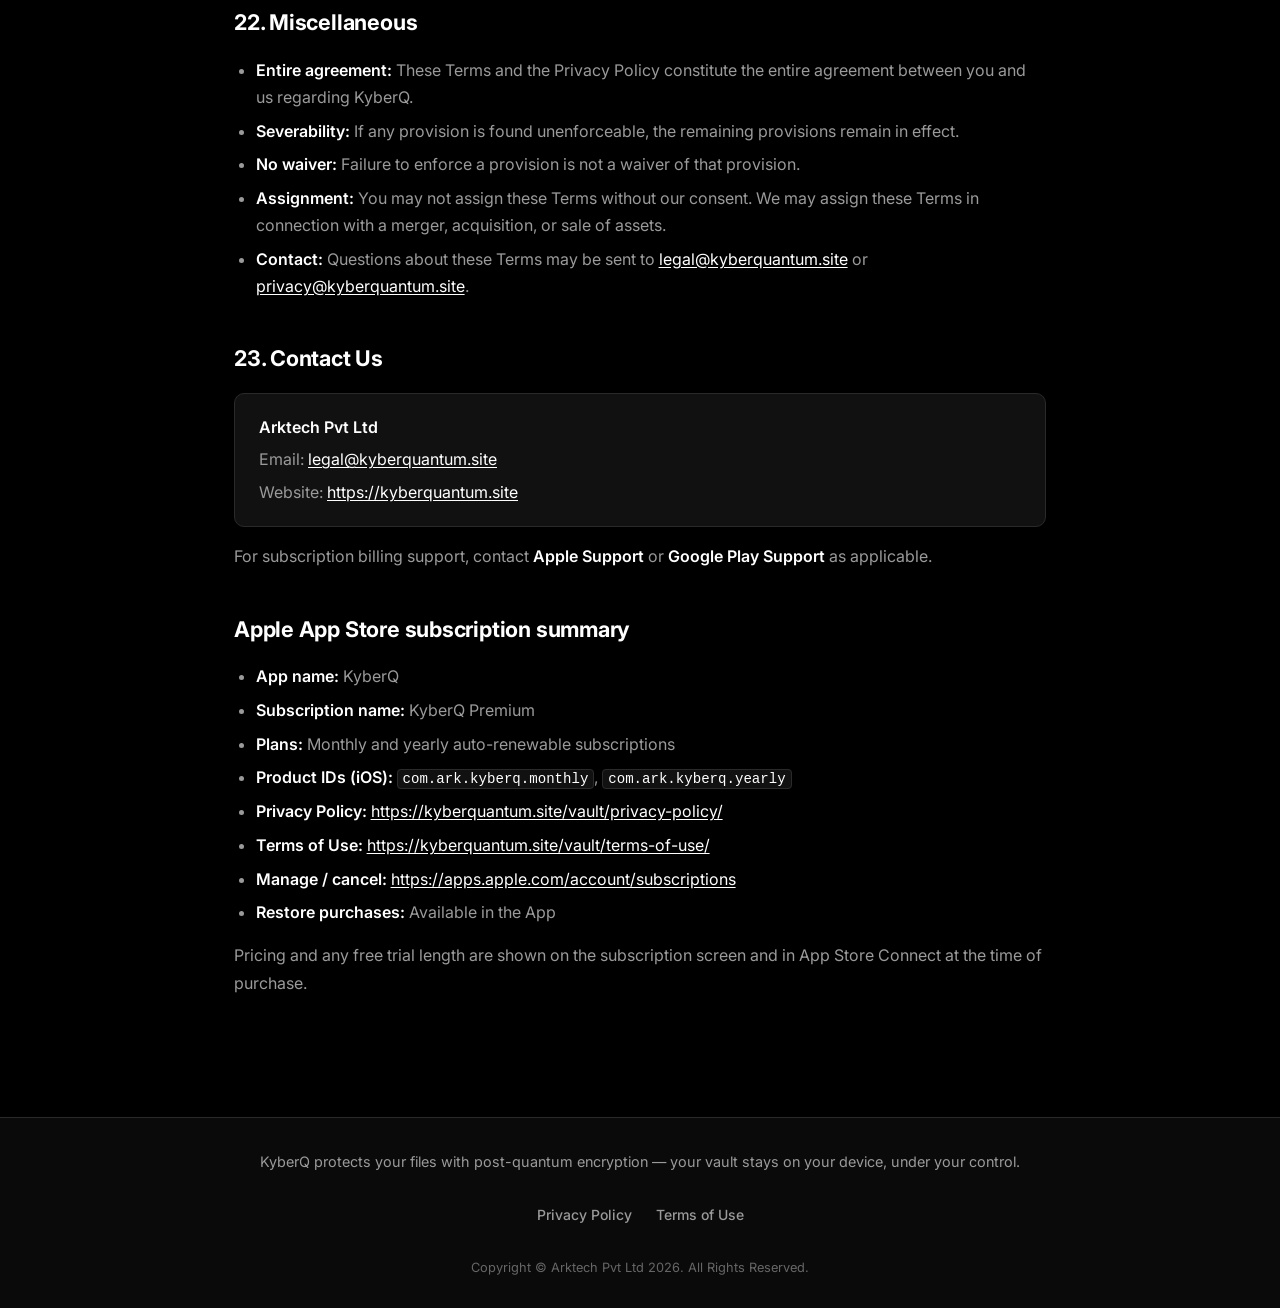
<file: vault/terms-of-use/index.html>
<!DOCTYPE html>
<html lang="en">
<head>
  <meta charset="UTF-8">
  <meta name="viewport" content="width=device-width, initial-scale=1.0">
  <meta name="description" content="KyberQ Terms of Use — subscription terms, vault responsibilities, and legal agreement for the KyberQ encrypted vault app by Arktech Pvt Ltd.">
  <title>Terms of Use — KyberQ</title>
  <link rel="preconnect" href="https://fonts.googleapis.com">
  <link rel="preconnect" href="https://fonts.gstatic.com" crossorigin>
  <link href="https://fonts.googleapis.com/css2?family=Inter:wght@400;500;600;700&display=swap" rel="stylesheet">
  <link rel="stylesheet" href="styles.css">
  <link rel="icon" href="../../assets/logo.png" type="image/png">
</head>
<body>

  <header class="site-header">
    <div class="header-inner">
      <div class="nav-left">
        <a href="../../" class="logo" aria-label="KyberQ Home">
          <img src="../../assets/logo.png" alt="KyberQ" class="logo-img" width="64" height="64">
          KyberQ
        </a>
        <div class="nav-links-wrapper" id="nav-menu">
          <nav class="nav-links" aria-label="Main navigation">
            <a href="../../" class="nav-link">Home</a>
            <a href="../../#why-kyberq" class="nav-link">Why KyberQ?</a>
            <a href="../../#features" class="nav-link">Features</a>
            <a href="../../#how-it-works" class="nav-link">How It Works</a>
            <a href="../../#use-cases" class="nav-link">Use Cases</a>
            <a href="../../#pricing" class="nav-link">Pricing</a>
            <a href="../privacy-policy/" class="nav-link">Privacy Policy</a>
            <a href="./" class="nav-link active">Terms of Use</a>
          </nav>
          <a href="../../#pricing" class="btn-primary nav-menu-cta">Download KyberQ</a>
        </div>
        <button class="nav-toggle" id="nav-toggle" aria-label="Toggle menu" aria-expanded="false">
          <span></span><span></span><span></span>
        </button>
      </div>
      <a href="../../#pricing" class="btn-primary header-cta">Download KyberQ</a>
    </div>
  </header>

  <main>
    <h1 class="page-title">Terms of Use — KyberQ</h1>

    <div class="meta">
      <span><strong>Effective date:</strong> June 7, 2026</span>
      <span><strong>Last updated:</strong> June 7, 2026</span>
    </div>

    <section id="agreement">
      <h2>1. Agreement to Terms</h2>
      <p>These Terms of Use ("<strong>Terms</strong>") govern your access to and use of the KyberQ mobile application and related services (collectively, "<strong>KyberQ</strong>" or the "<strong>App</strong>"), operated by <strong>Arktech Pvt Ltd</strong> ("<strong>we</strong>," "<strong>us</strong>," or "<strong>our</strong>").</p>
      <p>By downloading, installing, creating a vault, or otherwise using KyberQ, you agree to these Terms and to our <a href="https://kyberquantum.site/vault/privacy-policy/">Privacy Policy</a>. If you do not agree, do not use the App.</p>
      <p>If you use KyberQ on behalf of an organization, you represent that you have authority to bind that organization to these Terms.</p>
    </section>

    <section id="description">
      <h2>2. Description of Service</h2>
      <p>KyberQ is a local-first encrypted vault application that lets you:</p>
      <ul>
        <li>Encrypt and store files, photos, videos, and documents on your device</li>
        <li>Organize content in folders, albums, and collections</li>
        <li>Optionally use a separate <strong>secret (secondary) vault</strong></li>
        <li>Unlock your vault with a password, PIN, and optional biometrics</li>
        <li>Use security features such as auto-lock, intruder photo capture, and secure viewing</li>
        <li>Subscribe to <strong>Premium</strong> for expanded features and limits</li>
      </ul>
      <p>KyberQ is <strong>not</strong> a cloud storage or remote backup service unless <strong>you</strong> choose to export or back up data to a location you control (for example, iCloud Drive, Google Drive, or local files).</p>
    </section>

    <section id="eligibility">
      <h2>3. Eligibility</h2>
      <p>You must be at least <strong>13 years old</strong> (or the minimum age required in your jurisdiction) to use KyberQ. If you are under the age of majority where you live, you may use the App only with permission and supervision of a parent or legal guardian who agrees to these Terms.</p>
      <p>You are responsible for ensuring that your use of KyberQ complies with applicable laws, including laws governing encryption, export controls, and the content you store.</p>
    </section>

    <section id="account-vault">
      <h2>4. Your Account and Vault</h2>

      <h3>4.1 Local account model</h3>
      <p>KyberQ does not provide a traditional online account with remote sign-in. When you create a vault, you provide:</p>
      <ul>
        <li>An <strong>email address</strong> (stored locally as a device account identifier)</li>
        <li>A <strong>password or PIN</strong></li>
        <li>A <strong>recovery code</strong> (strongly recommended to save securely)</li>
      </ul>
      <p>Your email is <strong>not</strong> used to authenticate you against KyberQ servers. We do not operate a centralized account system that can reset your vault credentials.</p>

      <h3>4.2 Your responsibilities</h3>
      <p>You are solely responsible for:</p>
      <ul>
        <li>Choosing a strong password or PIN</li>
        <li><strong>Saving and safeguarding your recovery code</strong> in a secure place</li>
        <li>Maintaining backups of important data if you use Premium backup features or other export methods</li>
        <li>All activity that occurs through your vault on your device</li>
        <li>Content you encrypt, import, export, share, or store using the App</li>
      </ul>
      <p><strong>We cannot recover your vault if you lose your password or PIN and recovery code.</strong> Because encryption keys and vault data are stored on your device, lost credentials generally mean permanent loss of access to encrypted content.</p>

      <h3>4.3 Accurate information</h3>
      <p>You agree to provide a valid email address and to keep local account information accurate to the extent you maintain it in the App.</p>
    </section>

    <section id="plans">
      <h2>5. Plans and Features</h2>

      <h3>5.1 Basic (free) plan</h3>
      <p>The Basic plan provides limited access to KyberQ features, which may include:</p>
      <ul>
        <li>Daily limits on encrypt, decrypt, and save-to-phone actions</li>
        <li>Restrictions on file types (for example, DOC, DOCX, JPG, MP4)</li>
        <li>Maximum file size limits (for example, 50 MB per file)</li>
        <li>Single-file import limits (no bulk folder or multi-file zip import)</li>
        <li>No sharing of vault items</li>
        <li>No vault backup creation</li>
      </ul>
      <p>Feature limits may change from time to time. Current limits are shown in the App.</p>

      <h3>5.2 Premium plan</h3>
      <p>Premium unlocks additional features, which may include:</p>
      <ul>
        <li>Unlimited or higher encrypt, decrypt, and save allowances</li>
        <li>Support for additional file formats and larger files</li>
        <li>Bulk import, sharing, and vault backup/restore</li>
        <li>Other features labeled Premium in the App</li>
      </ul>
      <p>Premium features apply to the device and store entitlement associated with your purchase, subject to these Terms and store policies.</p>
    </section>

    <section id="subscriptions">
      <h2>6. Subscriptions and Purchases</h2>

      <h3>6.1 Auto-renewable subscriptions</h3>
      <p>KyberQ Premium may be offered as an <strong>auto-renewable subscription</strong> through:</p>
      <ul>
        <li><strong>Apple App Store</strong> (iOS) — product identifiers such as <code>com.ark.kyberq.monthly</code> and <code>com.ark.kyberq.yearly</code></li>
        <li><strong>Google Play</strong> (Android) — corresponding subscription products</li>
      </ul>
      <p>When you subscribe:</p>
      <ul>
        <li>Payment is charged to your Apple ID or Google Play account at confirmation of purchase.</li>
        <li><strong>Subscriptions automatically renew</strong> unless auto-renew is turned off at least 24 hours before the end of the current billing period.</li>
        <li>Your account will be charged for renewal within 24 hours prior to the end of the current period at the price shown in the store at the time of renewal.</li>
        <li><strong>Free trials or introductory offers</strong>, if offered, convert to a paid subscription unless canceled before the trial ends. Eligibility and terms are determined by the store.</li>
      </ul>
      <p>Pricing, billing period (monthly or yearly), and any trial or promotional offer details are displayed in the App and in App Store Connect / Google Play Console at the time of purchase.</p>

      <h3>6.2 Managing and canceling subscriptions</h3>
      <p>You must manage or cancel subscriptions through your store account:</p>
      <ul>
        <li><strong>Apple (iOS):</strong> <a href="https://apps.apple.com/account/subscriptions" target="_blank" rel="noopener noreferrer">Apple Subscriptions</a> or Settings → Apple ID → Subscriptions</li>
        <li><strong>Google Play (Android):</strong> Google Play → Payments &amp; subscriptions → Subscriptions</li>
      </ul>
      <p>Deleting the KyberQ app or your local vault does <strong>not</strong> cancel a subscription. You remain responsible for subscription charges until you cancel through the store.</p>

      <h3>6.3 Restore purchases</h3>
      <p>You may use <strong>Restore Purchase</strong> in the App to restore Premium entitlements previously bought with the same store account, subject to Apple or Google policies.</p>

      <h3>6.4 Billing grace period (Apple)</h3>
      <p>If a renewal payment fails, you may retain Premium access during <strong>Apple's billing grace period</strong> while Apple retries the charge. The length of any grace period is configured in App Store Connect and is not controlled by KyberQ.</p>

      <h3>6.5 Refunds</h3>
      <p>All purchases are processed by <strong>Apple</strong> or <strong>Google</strong>. Refund requests must be submitted through the applicable store's refund process. We do not control store billing and cannot issue refunds directly except where required by law.</p>

      <h3>6.6 Internet required for subscription actions</h3>
      <p>An internet connection is required to purchase, restore, or verify subscriptions. Offline use of previously unlocked vault features may still be available subject to device and App behavior.</p>
    </section>

    <section id="acceptable-use">
      <h2>7. Acceptable Use</h2>
      <p>You agree <strong>not</strong> to use KyberQ to:</p>
      <ul>
        <li>Violate any applicable law or regulation</li>
        <li>Store, encrypt, share, or distribute illegal content, including content that infringes intellectual property or privacy rights of others</li>
        <li>Attempt to circumvent security, encryption, subscription, or usage limits</li>
        <li>Reverse engineer, decompile, or disassemble the App except where permitted by law</li>
        <li>Use the App to harm, harass, defraud, or impersonate others</li>
        <li>Introduce malware or use the App in a way that could damage, disable, or impair the App or others' devices</li>
      </ul>
      <p>You are solely responsible for the legality of content you store in your vault and for how you use export, share, backup, and intruder-related features.</p>
    </section>

    <section id="vault-data">
      <h2>8. Vault Data, Backups, and Exports</h2>

      <h3>8.1 Local storage</h3>
      <p>Your encrypted vault data is stored on your device. We do not host or sync your vault contents on KyberQ servers.</p>

      <h3>8.2 Backups and restores</h3>
      <p>Premium users may create encrypted vault backup files. You choose where backup files are stored. You are responsible for:</p>
      <ul>
        <li>Protecting backup files with the same care as your credentials</li>
        <li>Verifying backups before relying on them</li>
        <li>Understanding that restoring a backup may replace or merge data on your device</li>
      </ul>

      <h3>8.3 Exports and sharing</h3>
      <p>When you decrypt, save to gallery, share, or export content, that content leaves the encrypted vault environment and may be accessible through other apps or services. You assume all risk from those actions.</p>

      <h3>8.4 Secret vault</h3>
      <p>The optional secret vault is a separate encrypted area with its own credentials. You are responsible for managing secret vault access and deletion. Deleting the secret vault or your main account permanently removes associated local data.</p>
    </section>

    <section id="security-features">
      <h2>9. Security Features</h2>
      <p>KyberQ includes optional security tools such as:</p>
      <ul>
        <li>Biometric unlock (processed by your device OS)</li>
        <li>Auto-lock</li>
        <li>Intruder photo capture after failed unlock attempts</li>
        <li>App switcher privacy and secure viewer protections</li>
      </ul>
      <p>These features may not be available on all devices or configurations and do not guarantee prevention of unauthorized access, data loss, or device compromise. You are responsible for configuring security settings appropriately.</p>
      <p>Intruder photos are stored locally in the App and are not uploaded to KyberQ servers. Use intruder features only where permitted by law.</p>
    </section>

    <section id="intellectual-property">
      <h2>10. Intellectual Property</h2>
      <p>KyberQ, including its software, design, trademarks, and documentation, is owned by Arktech Pvt Ltd or its licensors and is protected by intellectual property laws.</p>
      <p>We grant you a limited, non-exclusive, non-transferable, revocable license to install and use the App on devices you own or control, solely for personal, non-commercial use in accordance with these Terms and applicable store rules.</p>
      <p>You retain ownership of content you store in your vault. You grant us no license to your vault content except as needed to operate the App locally on your device.</p>
    </section>

    <section id="third-party">
      <h2>11. Third-Party Services</h2>
      <p>KyberQ integrates with third-party platforms and services, including:</p>
      <ul>
        <li><strong>Apple App Store / StoreKit</strong> and <strong>Google Play Billing</strong> for subscriptions</li>
        <li><strong>PostHog</strong> for optional operational diagnostic logging (as described in our Privacy Policy)</li>
        <li>System services such as photo library, camera, file picker, and biometrics</li>
      </ul>
      <p>Your use of third-party services is subject to their terms and policies. We are not responsible for third-party services.</p>
    </section>

    <section id="privacy">
      <h2>12. Privacy</h2>
      <p>Your use of KyberQ is also governed by our <a href="https://kyberquantum.site/vault/privacy-policy/">Privacy Policy</a>, which explains how we handle information. By using the App, you consent to the practices described there.</p>
      <p>For App Store purposes:</p>
      <ul>
        <li><strong>Privacy Policy:</strong> <a href="https://kyberquantum.site/vault/privacy-policy/">https://kyberquantum.site/vault/privacy-policy/</a></li>
        <li><strong>Terms of Use:</strong> <a href="https://kyberquantum.site/vault/terms-of-use/">https://kyberquantum.site/vault/terms-of-use/</a></li>
      </ul>
    </section>

    <section id="deletion">
      <h2>13. Account and Data Deletion</h2>
      <p>You may delete your local KyberQ account and vault data using <strong>Settings → Delete account</strong> in the App. This permanently removes vault files, credentials, intruder photos, cached subscription data, and local databases from that device.</p>
      <p>Account deletion does not cancel active subscriptions; cancel through Apple or Google as described in Section 6.</p>
      <p>Because vault data is local, uninstalling the App without a backup may result in permanent loss of encrypted content on that device.</p>
    </section>

    <section id="disclaimers">
      <h2>14. Disclaimers</h2>
      <p><strong>THE APP IS PROVIDED "AS IS" AND "AS AVAILABLE."</strong></p>
      <p>To the fullest extent permitted by law, we disclaim all warranties, whether express, implied, or statutory, including warranties of merchantability, fitness for a particular purpose, title, and non-infringement.</p>
      <p>We do not warrant that:</p>
      <ul>
        <li>KyberQ will be uninterrupted, error-free, or free of harmful components</li>
        <li>Encryption or security features will prevent all unauthorized access or data loss</li>
        <li>Recovery of data will be possible if credentials or backups are lost</li>
        <li>Premium features will meet your specific requirements</li>
      </ul>
      <p>KyberQ uses cryptographic technologies designed to protect data at rest on your device. No security system is perfect. You use the App at your own risk.</p>
    </section>

    <section id="liability">
      <h2>15. Limitation of Liability</h2>
      <p>To the fullest extent permitted by applicable law:</p>
      <ul>
        <li>Arktech Pvt Ltd and its officers, directors, employees, and affiliates will <strong>not</strong> be liable for any indirect, incidental, special, consequential, or punitive damages, or for loss of profits, data, goodwill, or other intangible losses, arising from or related to your use of or inability to use KyberQ.</li>
        <li>Our total liability for any claim arising out of or relating to the App or these Terms will not exceed the greater of <strong>(a)</strong> the amount you paid us for Premium in the <strong>twelve (12) months</strong> before the event giving rise to the claim, or <strong>(b)</strong> <strong>USD $50</strong>.</li>
      </ul>
      <p>Some jurisdictions do not allow certain limitations of liability or disclaimers of implied warranties. In those jurisdictions, our liability is limited to the maximum extent permitted by law.</p>
    </section>

    <section id="indemnification">
      <h2>16. Indemnification</h2>
      <p>You agree to indemnify, defend, and hold harmless Arktech Pvt Ltd and its affiliates from and against any claims, liabilities, damages, losses, and expenses (including reasonable legal fees) arising out of or related to:</p>
      <ul>
        <li>Your use of KyberQ</li>
        <li>Content you store, export, or share</li>
        <li>Your violation of these Terms or applicable law</li>
        <li>Your violation of any third-party rights</li>
      </ul>
    </section>

    <section id="changes">
      <h2>17. Changes to the App and Terms</h2>
      <p>We may update KyberQ and these Terms from time to time. When we change these Terms, we will update the "Last updated" date above. Material changes may also be communicated in the App or on our website.</p>
      <p>Continued use of KyberQ after updated Terms become effective constitutes acceptance of the revised Terms. If you do not agree, stop using the App and cancel any active subscription through your store account.</p>
      <p>We may add, modify, suspend, or discontinue any part of the App, including Basic or Premium features, subject to applicable law and store requirements.</p>
    </section>

    <section id="termination">
      <h2>18. Termination</h2>
      <p>You may stop using KyberQ at any time by uninstalling the App and, if desired, deleting your account in Settings.</p>
      <p>We may suspend or terminate your access to the App if we reasonably believe you violated these Terms or used the App unlawfully, to the extent permitted by applicable law and store policies.</p>
      <p>Sections that by their nature should survive termination (including intellectual property, disclaimers, limitation of liability, indemnification, and governing law) will survive.</p>
    </section>

    <section id="export-compliance">
      <h2>19. Export and Legal Compliance</h2>
      <p>You represent that you are not located in a country subject to comprehensive embargo or sanctions and that you are not listed on applicable restricted-party lists.</p>
      <p>You agree to comply with all applicable export control and encryption laws regarding your use of KyberQ and any content you encrypt or transfer.</p>
    </section>

    <section id="governing-law">
      <h2>20. Governing Law and Disputes</h2>
      <p>These Terms are governed by the laws of <strong>Pakistan</strong>, without regard to conflict-of-law principles, except where mandatory consumer protection laws of your country of residence require otherwise.</p>
      <p>Any dispute arising from these Terms or KyberQ that cannot be resolved informally shall be subject to the exclusive jurisdiction of the courts located in <strong>Pakistan</strong>, unless applicable law requires a different forum.</p>
      <p>Nothing in this section limits rights you may have as a consumer under mandatory local law.</p>
    </section>

    <section id="apple-google">
      <h2>21. Apple and Google Additional Terms</h2>
      <p>If you downloaded KyberQ from the <strong>Apple App Store</strong>, you acknowledge that:</p>
      <ul>
        <li>These Terms are between you and Arktech Pvt Ltd, not Apple.</li>
        <li>Apple is not responsible for the App or its content.</li>
        <li>Apple has no obligation to provide maintenance or support for the App.</li>
        <li>In the event of failure of the App to conform to any applicable warranty, you may notify Apple for a refund of the purchase price (if any) in accordance with Apple's policies. Apple has no other warranty obligation.</li>
        <li>Apple and its subsidiaries are third-party beneficiaries of these Terms and may enforce them against you.</li>
      </ul>
      <p>If you downloaded KyberQ from <strong>Google Play</strong>, you acknowledge that Google is not responsible for support or warranty obligations for the App, and your use is subject to Google Play's terms in addition to these Terms.</p>
    </section>

    <section id="miscellaneous">
      <h2>22. Miscellaneous</h2>
      <ul>
        <li><strong>Entire agreement:</strong> These Terms and the Privacy Policy constitute the entire agreement between you and us regarding KyberQ.</li>
        <li><strong>Severability:</strong> If any provision is found unenforceable, the remaining provisions remain in effect.</li>
        <li><strong>No waiver:</strong> Failure to enforce a provision is not a waiver of that provision.</li>
        <li><strong>Assignment:</strong> You may not assign these Terms without our consent. We may assign these Terms in connection with a merger, acquisition, or sale of assets.</li>
        <li><strong>Contact:</strong> Questions about these Terms may be sent to <a href="mailto:legal@kyberquantum.site">legal@kyberquantum.site</a> or <a href="mailto:privacy@kyberquantum.site">privacy@kyberquantum.site</a>.</li>
      </ul>
    </section>

    <section id="contact">
      <h2>23. Contact Us</h2>
      <div class="contact-block">
        <p><strong>Arktech Pvt Ltd</strong></p>
        <p>Email: <a href="mailto:legal@kyberquantum.site">legal@kyberquantum.site</a></p>
        <p>Website: <a href="https://kyberquantum.site">https://kyberquantum.site</a></p>
      </div>
      <p class="mt-1">For subscription billing support, contact <strong>Apple Support</strong> or <strong>Google Play Support</strong> as applicable.</p>
    </section>

    <section id="app-store-summary">
      <h2>Apple App Store subscription summary</h2>
      <ul>
        <li><strong>App name:</strong> KyberQ</li>
        <li><strong>Subscription name:</strong> KyberQ Premium</li>
        <li><strong>Plans:</strong> Monthly and yearly auto-renewable subscriptions</li>
        <li><strong>Product IDs (iOS):</strong> <code>com.ark.kyberq.monthly</code>, <code>com.ark.kyberq.yearly</code></li>
        <li><strong>Privacy Policy:</strong> <a href="https://kyberquantum.site/vault/privacy-policy/">https://kyberquantum.site/vault/privacy-policy/</a></li>
        <li><strong>Terms of Use:</strong> <a href="https://kyberquantum.site/vault/terms-of-use/">https://kyberquantum.site/vault/terms-of-use/</a></li>
        <li><strong>Manage / cancel:</strong> <a href="https://apps.apple.com/account/subscriptions" target="_blank" rel="noopener noreferrer">https://apps.apple.com/account/subscriptions</a></li>
        <li><strong>Restore purchases:</strong> Available in the App</li>
      </ul>
      <p>Pricing and any free trial length are shown on the subscription screen and in App Store Connect at the time of purchase.</p>
    </section>
  </main>

  <footer class="site-footer">
    <div class="footer-inner">
      <p class="footer-tagline">KyberQ protects your files with post-quantum encryption — your vault stays on your device, under your control.</p>
      <nav class="footer-links" aria-label="Footer navigation">
        <a href="../privacy-policy/">Privacy Policy</a>
        <a href="./">Terms of Use</a>
      </nav>
      <p class="copyright">Copyright &copy; Arktech Pvt Ltd 2026. All Rights Reserved.</p>
    </div>
  </footer>

  <script>
    const toggle = document.getElementById('nav-toggle');
    const menu = document.getElementById('nav-menu');
    toggle.addEventListener('click', () => {
      const isOpen = menu.classList.toggle('open');
      toggle.setAttribute('aria-expanded', isOpen);
    });
  </script>

</body>
</html>
</file>
<file: css/home.css>
:root {
  --bg: #000000;
  --bg-elevated: #0a0a0a;
  --bg-card: #111111;
  --border: #2a2a2a;
  --text: #ffffff;
  --text-muted: #9a9a9a;
  --container: 1140px;
  --content: 720px;
  --radius: 12px;
  --page-padding: clamp(1rem, 4vw, 1.5rem);
  --logo-size: clamp(48px, 10vw, 64px);
}

*, *::before, *::after {
  box-sizing: border-box;
}

html {
  scroll-behavior: smooth;
  -webkit-text-size-adjust: 100%;
  text-size-adjust: 100%;
}

body {
  margin: 0;
  font-family: "Inter", system-ui, -apple-system, sans-serif;
  font-size: clamp(15px, 1.6vw, 16px);
  line-height: 1.7;
  color: var(--text-muted);
  background: var(--bg);
  -webkit-font-smoothing: antialiased;
  overflow-x: hidden;
}

img {
  max-width: 100%;
  height: auto;
  display: block;
}

a {
  color: var(--text);
  text-decoration: underline;
  text-underline-offset: 2px;
  overflow-wrap: anywhere;
}

a:hover {
  color: var(--text-muted);
}

.container {
  max-width: var(--container);
  margin: 0 auto;
  padding: 0 var(--page-padding);
}

/* Navbar */
.navbar {
  position: sticky;
  top: 0;
  z-index: 100;
  border-bottom: 1px solid var(--border);
  background: rgba(0, 0, 0, 0.92);
  backdrop-filter: blur(12px);
}

.navbar-inner {
  display: flex;
  align-items: center;
  justify-content: space-between;
  min-height: 72px;
  gap: 1rem;
  position: relative;
}

.nav-left {
  display: flex;
  align-items: center;
  gap: clamp(1rem, 2.5vw, 2rem);
  min-width: 0;
  flex: 1;
}

.logo {
  display: inline-flex;
  align-items: center;
  gap: clamp(0.6rem, 2vw, 0.85rem);
  font-weight: 700;
  font-size: clamp(1.1rem, 2.5vw, 1.35rem);
  color: var(--text);
  text-decoration: none;
  min-height: 44px;
  white-space: nowrap;
  flex-shrink: 0;
}

.logo:hover {
  opacity: 0.85;
  text-decoration: none;
}

.logo-img {
  width: var(--logo-size);
  height: var(--logo-size);
  min-width: var(--logo-size);
  object-fit: contain;
  filter: invert(1);
  flex-shrink: 0;
}

.nav-links-wrapper {
  display: block;
}

.nav-links {
  display: flex;
  align-items: center;
  gap: clamp(0.75rem, 1.5vw, 1.25rem);
}

.nav-link {
  color: var(--text-muted);
  font-size: clamp(0.8rem, 1.2vw, 0.9rem);
  font-weight: 500;
  text-decoration: none;
  white-space: nowrap;
}

.nav-link:hover {
  color: var(--text);
  text-decoration: none;
}

.btn-primary.nav-menu-cta {
  display: none;
}

.header-cta {
  flex-shrink: 0;
}

.btn-primary {
  display: inline-flex;
  align-items: center;
  justify-content: center;
  padding: 0.65rem 1.2rem;
  border: 1px solid var(--text);
  border-radius: 999px;
  color: var(--text);
  font-size: 0.875rem;
  font-weight: 600;
  text-decoration: none;
  white-space: nowrap;
  transition: background 0.2s, color 0.2s;
}

.btn-primary:hover {
  background: var(--text);
  color: var(--bg);
  text-decoration: none;
}

.btn-primary.btn-solid {
  background: var(--text);
  color: var(--bg);
}

.btn-primary.btn-solid:hover {
  background: var(--text-muted);
  color: var(--bg);
}

.nav-toggle {
  display: none;
  background: none;
  border: none;
  cursor: pointer;
  padding: 0.5rem;
  flex-shrink: 0;
}

.nav-toggle span {
  display: block;
  width: 22px;
  height: 2px;
  margin: 5px 0;
  background: var(--text);
}

/* Hero */
.hero {
  position: relative;
  padding: clamp(3rem, 8vw, 5.5rem) 0 clamp(3rem, 6vw, 4.5rem);
  overflow: hidden;
}

.hero::before {
  content: "";
  position: absolute;
  inset: 0;
  background: radial-gradient(ellipse at 50% 0%, rgba(255, 255, 255, 0.07) 0%, transparent 65%);
  pointer-events: none;
}

.hero-grid {
  position: relative;
  display: grid;
  grid-template-columns: 1fr 1fr;
  gap: clamp(2rem, 5vw, 4rem);
  align-items: center;
}

.hero-eyebrow {
  display: inline-block;
  font-size: 0.8rem;
  font-weight: 600;
  letter-spacing: 0.1em;
  text-transform: uppercase;
  color: var(--text-muted);
  margin-bottom: 1rem;
  border: 1px solid var(--border);
  border-radius: 999px;
  padding: 0.35rem 0.85rem;
}

.hero h1 {
  font-size: clamp(2rem, 5.5vw, 3.25rem);
  font-weight: 700;
  line-height: 1.15;
  color: var(--text);
  margin: 0 0 1.25rem;
  letter-spacing: -0.03em;
}

.hero-lead {
  font-size: clamp(1rem, 2.2vw, 1.15rem);
  line-height: 1.65;
  margin: 0 0 2rem;
  max-width: 540px;
}

.hero-cta {
  display: flex;
  flex-wrap: wrap;
  gap: 0.85rem;
  margin-bottom: 1.5rem;
}

.hero-note {
  font-size: 0.85rem;
  margin: 0;
}

.hero-visual {
  display: flex;
  justify-content: center;
}

.phone-mockup {
  width: min(280px, 75vw);
  border-radius: 28px;
  border: 2px solid var(--border);
  box-shadow: 0 24px 60px rgba(0, 0, 0, 0.6);
  overflow: hidden;
}

/* Sections */
.section {
  padding: clamp(3rem, 7vw, 5rem) 0;
  border-top: 1px solid var(--border);
}

.section-header {
  max-width: var(--content);
  margin-bottom: clamp(2rem, 4vw, 3rem);
}

.section-header.center {
  margin-left: auto;
  margin-right: auto;
  text-align: center;
}

.section-eyebrow {
  font-size: 0.8rem;
  font-weight: 600;
  letter-spacing: 0.08em;
  text-transform: uppercase;
  color: var(--text-muted);
  margin: 0 0 0.75rem;
}

.section-header h2 {
  font-size: clamp(1.6rem, 4vw, 2.25rem);
  font-weight: 700;
  color: var(--text);
  margin: 0 0 1rem;
  letter-spacing: -0.02em;
  line-height: 1.2;
}

.section-header p {
  margin: 0;
  font-size: clamp(1rem, 2vw, 1.1rem);
}

/* Feature grid */
.features-grid {
  display: grid;
  grid-template-columns: repeat(3, 1fr);
  gap: clamp(1rem, 2.5vw, 1.5rem);
}

.feature-card {
  background: var(--bg-card);
  border: 1px solid var(--border);
  border-radius: var(--radius);
  padding: clamp(1.25rem, 3vw, 1.75rem);
}

.feature-card h3 {
  font-size: 1.05rem;
  font-weight: 600;
  color: var(--text);
  margin: 0 0 0.65rem;
}

.feature-card p {
  margin: 0;
  font-size: 0.9rem;
}

/* Screenshot showcase */
.showcase-grid {
  display: grid;
  grid-template-columns: repeat(3, 1fr);
  gap: clamp(1rem, 2.5vw, 1.5rem);
}

.showcase-item {
  text-align: center;
}

.showcase-item img {
  width: 100%;
  border-radius: 20px;
  border: 1px solid var(--border);
  margin-bottom: 1rem;
}

.showcase-item h3 {
  font-size: 0.95rem;
  font-weight: 600;
  color: var(--text);
  margin: 0 0 0.35rem;
}

.showcase-item p {
  margin: 0;
  font-size: 0.85rem;
}

/* Steps */
.steps {
  display: grid;
  grid-template-columns: repeat(3, 1fr);
  gap: clamp(1.25rem, 3vw, 2rem);
  counter-reset: step;
}

.step {
  counter-increment: step;
}

.step-num {
  display: flex;
  align-items: center;
  justify-content: center;
  width: 40px;
  height: 40px;
  border: 1px solid var(--border);
  border-radius: 50%;
  font-weight: 700;
  color: var(--text);
  margin-bottom: 1rem;
  font-size: 0.9rem;
}

.step-num::before {
  content: counter(step);
}

.step h3 {
  font-size: 1.05rem;
  font-weight: 600;
  color: var(--text);
  margin: 0 0 0.5rem;
}

.step p {
  margin: 0;
  font-size: 0.9rem;
}

/* Use cases */
.use-cases {
  display: grid;
  grid-template-columns: repeat(2, 1fr);
  gap: clamp(1rem, 2.5vw, 1.5rem);
}

.use-case {
  background: var(--bg-card);
  border: 1px solid var(--border);
  border-radius: var(--radius);
  padding: clamp(1.25rem, 3vw, 1.75rem);
}

.use-case h3 {
  font-size: 1rem;
  font-weight: 600;
  color: var(--text);
  margin: 0 0 0.5rem;
}

.use-case p {
  margin: 0;
  font-size: 0.9rem;
}

/* Split feature */
.split-feature {
  display: grid;
  grid-template-columns: 1fr 1fr;
  gap: clamp(2rem, 5vw, 4rem);
  align-items: center;
}

.split-feature.reverse .split-content {
  order: 2;
}

.split-feature.reverse .split-visual {
  order: 1;
}

.split-content h2 {
  font-size: clamp(1.5rem, 3.5vw, 2rem);
  font-weight: 700;
  color: var(--text);
  margin: 0 0 1rem;
  letter-spacing: -0.02em;
}

.split-content p {
  margin: 0 0 1rem;
}

.split-content ul {
  margin: 0;
  padding-left: 1.25rem;
}

.split-content li {
  margin-bottom: 0.4rem;
  font-size: 0.95rem;
}

.split-visual img {
  border-radius: 20px;
  border: 1px solid var(--border);
  width: min(320px, 100%);
  margin: 0 auto;
}

/* Pricing CTA */
.pricing-cta {
  text-align: center;
  background: var(--bg-card);
  border: 1px solid var(--border);
  border-radius: var(--radius);
  padding: clamp(2.5rem, 5vw, 3.5rem) clamp(1.5rem, 4vw, 2.5rem);
  max-width: 720px;
  margin: 0 auto;
}

.pricing-cta h2 {
  font-size: clamp(1.5rem, 3.5vw, 2rem);
  font-weight: 700;
  color: var(--text);
  margin: 0 0 1rem;
}

.pricing-cta p {
  margin: 0 0 1.75rem;
  font-size: 1.05rem;
}

/* SEO content block */
.seo-content {
  max-width: var(--content);
  margin: 0 auto;
}

.seo-content h2 {
  font-size: clamp(1.35rem, 3vw, 1.75rem);
  font-weight: 700;
  color: var(--text);
  margin: 2rem 0 0.75rem;
}

.seo-content h2:first-child {
  margin-top: 0;
}

.seo-content p {
  margin: 0 0 1rem;
}

.seo-content ul {
  margin: 0 0 1.25rem;
  padding-left: 1.35rem;
}

.seo-content li {
  margin-bottom: 0.35rem;
}

/* Footer */
.footer {
  border-top: 1px solid var(--border);
  background: var(--bg-elevated);
  padding: clamp(2.5rem, 5vw, 3.5rem) 0 clamp(1.5rem, 3vw, 2rem);
}

.footer-grid {
  display: grid;
  grid-template-columns: 1.4fr 1fr 1fr;
  gap: 2.5rem;
  margin-bottom: 2.5rem;
}

.footer-logo {
  width: 48px;
  height: 48px;
  filter: invert(1);
  margin-bottom: 1rem;
}

.footer-about p {
  margin: 0;
  font-size: 0.9rem;
  line-height: 1.6;
  max-width: 300px;
}

.footer-heading {
  font-size: 0.8rem;
  font-weight: 600;
  letter-spacing: 0.06em;
  text-transform: uppercase;
  color: var(--text);
  margin: 0 0 1rem;
}

.footer-links {
  display: flex;
  flex-direction: column;
  gap: 0.6rem;
}

.footer-links a {
  color: var(--text-muted);
  font-size: 0.9rem;
  text-decoration: none;
}

.footer-links a:hover {
  color: var(--text);
}

.footer-copy {
  padding-top: 1.5rem;
  border-top: 1px solid var(--border);
  text-align: center;
  font-size: 0.8rem;
  color: #666;
}

/* Responsive */
@media (max-width: 900px) {
  .hero-grid,
  .split-feature,
  .features-grid,
  .showcase-grid,
  .steps {
    grid-template-columns: 1fr;
  }

  .split-feature.reverse .split-content,
  .split-feature.reverse .split-visual {
    order: unset;
  }

  .use-cases {
    grid-template-columns: 1fr;
  }

  .footer-grid {
    grid-template-columns: 1fr;
    gap: 2rem;
  }
}

@media (max-width: 1100px) {
  .navbar-inner {
    align-items: flex-start;
    padding-top: 0.85rem;
    padding-bottom: 0.85rem;
  }

  .nav-links-wrapper {
    display: none;
    position: absolute;
    top: 100%;
    left: 0;
    right: 0;
    width: 100%;
    background: var(--bg);
    border-bottom: 1px solid var(--border);
    padding: 1rem clamp(1.25rem, 5vw, 2rem) 1.5rem;
    box-shadow: 0 12px 24px rgba(0, 0, 0, 0.4);
    box-sizing: border-box;
  }

  .nav-links-wrapper.open {
    display: block;
  }

  .nav-links {
    flex-direction: column;
    align-items: stretch;
    gap: 0;
  }

  .nav-link {
    display: block;
    padding: 0.85rem 0;
    font-size: 1rem;
    border-bottom: 1px solid var(--border);
  }

  .nav-link:last-child {
    border-bottom: none;
  }

  .nav-toggle {
    display: block;
    margin-right: 0.15rem;
  }

  .nav-left {
    justify-content: space-between;
    width: 100%;
    flex: 1;
    align-items: center;
  }

  .header-cta {
    display: none;
  }

  .btn-primary.nav-menu-cta {
    display: flex;
    width: 100%;
    max-width: 100%;
    margin-top: 1.25rem;
    justify-content: center;
    box-sizing: border-box;
  }
}

@media (max-width: 480px) {
  :root {
    --logo-size: 44px;
    --page-padding: 1.25rem;
  }

  .hero-cta {
    flex-direction: column;
  }

  .hero-cta .btn-primary {
    width: 100%;
  }
}
</file>
<file: privacy-policy/styles.css>
:root {
  --bg: #000000;
  --bg-elevated: #0a0a0a;
  --bg-card: #111111;
  --border: #2a2a2a;
  --text: #ffffff;
  --text-muted: #9a9a9a;
  --accent: #ffffff;
  --content-max: 820px;
  --container-max: 1140px;
  --radius: 10px;
  --page-padding: clamp(1rem, 4vw, 1.5rem);
  --logo-size: clamp(52px, 12vw, 72px);
}

*, *::before, *::after {
  box-sizing: border-box;
}

html {
  scroll-behavior: smooth;
  -webkit-text-size-adjust: 100%;
  text-size-adjust: 100%;
}

body {
  margin: 0;
  font-family: "Inter", system-ui, -apple-system, sans-serif;
  font-size: clamp(15px, 1.6vw, 16px);
  line-height: 1.7;
  color: var(--text);
  background: var(--bg);
  -webkit-font-smoothing: antialiased;
  overflow-x: hidden;
}

a {
  color: var(--text);
  text-decoration: underline;
  text-underline-offset: 2px;
  overflow-wrap: anywhere;
}

a:hover {
  color: var(--text-muted);
}

img {
  max-width: 100%;
  height: auto;
}

/* Header */
.site-header {
  border-bottom: 1px solid var(--border);
  background: rgba(0, 0, 0, 0.92);
  backdrop-filter: blur(12px);
  position: sticky;
  top: 0;
  z-index: 100;
}

.header-inner {
  max-width: var(--container-max);
  margin: 0 auto;
  padding: clamp(0.85rem, 3vw, 1.25rem) var(--page-padding);
  display: flex;
  align-items: center;
  justify-content: space-between;
  gap: 1rem;
  min-height: 72px;
  position: relative;
}

.nav-left {
  display: flex;
  align-items: center;
  gap: clamp(1rem, 2.5vw, 2rem);
  min-width: 0;
  flex: 1;
}

.nav-links-wrapper {
  display: block;
  min-width: 0;
  flex: 1 1 auto;
}

.nav-links {
  display: flex;
  align-items: center;
  gap: clamp(0.5rem, 1vw, 1rem);
}

.nav-link {
  color: var(--text-muted);
  font-size: clamp(0.8rem, 1.2vw, 0.9rem);
  font-weight: 500;
  text-decoration: none;
  white-space: nowrap;
}

.nav-link:hover,
.nav-link.active {
  color: var(--text);
  text-decoration: none;
}

.btn-primary.nav-menu-cta {
  display: none;
}

.header-cta {
  flex-shrink: 0;
  margin-left: clamp(0.75rem, 2vw, 1.5rem);
  position: relative;
  z-index: 2;
  background: var(--bg);
}

.btn-primary {
  display: inline-flex;
  align-items: center;
  justify-content: center;
  padding: 0.65rem 1.2rem;
  border: 1px solid var(--text);
  border-radius: 999px;
  color: var(--text);
  font-size: 0.875rem;
  font-weight: 600;
  text-decoration: none;
  white-space: nowrap;
  flex-shrink: 0;
  transition: background 0.2s, color 0.2s;
}

.btn-primary:hover {
  background: var(--text);
  color: var(--bg);
  text-decoration: none;
}

.nav-toggle {
  display: none;
  background: none;
  border: none;
  cursor: pointer;
  padding: 0.5rem;
  flex-shrink: 0;
}

.nav-toggle span {
  display: block;
  width: 22px;
  height: 2px;
  margin: 5px 0;
  background: var(--text);
}

.logo {
  display: inline-flex;
  align-items: center;
  gap: clamp(0.65rem, 2.5vw, 1rem);
  font-weight: 700;
  font-size: clamp(1.1rem, 2.5vw, 1.35rem);
  color: var(--text);
  text-decoration: none;
  letter-spacing: 0.02em;
  min-height: 44px;
  white-space: nowrap;
  flex-shrink: 0;
}

.logo:hover {
  text-decoration: none;
  opacity: 0.85;
}

.logo-img {
  width: var(--logo-size);
  height: var(--logo-size);
  min-width: var(--logo-size);
  min-height: var(--logo-size);
  flex-shrink: 0;
  object-fit: contain;
  filter: invert(1);
  display: block;
}

/* Main */
main {
  max-width: var(--content-max);
  margin: 0 auto;
  padding: clamp(1.75rem, 5vw, 2.5rem) var(--page-padding) clamp(2.5rem, 6vw, 4rem);
}

.page-title {
  font-size: clamp(1.5rem, 5vw, 2.25rem);
  font-weight: 700;
  line-height: 1.25;
  margin: 0 0 0.75rem;
  letter-spacing: -0.02em;
  overflow-wrap: break-word;
}

.meta {
  display: flex;
  flex-wrap: wrap;
  gap: 0.5rem clamp(1rem, 3vw, 1.5rem);
  color: var(--text-muted);
  font-size: clamp(0.85rem, 2vw, 0.9rem);
  margin-bottom: clamp(1.5rem, 4vw, 2rem);
  padding-bottom: clamp(1.5rem, 4vw, 2rem);
  border-bottom: 1px solid var(--border);
}

.meta span {
  display: flex;
  align-items: center;
  gap: 0.35rem;
}

.meta strong {
  color: var(--text);
}

/* Summary box */
.summary-box {
  background: var(--bg-card);
  border: 1px solid var(--border);
  border-left: 3px solid var(--text);
  border-radius: var(--radius);
  padding: clamp(1rem, 3vw, 1.25rem) clamp(1.1rem, 3vw, 1.5rem);
  margin-bottom: clamp(1.75rem, 4vw, 2.5rem);
}

.summary-box h2 {
  margin-top: 0;
  font-size: clamp(1rem, 2.5vw, 1.1rem);
}

.summary-box ul {
  margin-bottom: 0;
  padding-left: 1.25rem;
}

.summary-box li {
  margin-bottom: 0.5rem;
}

.summary-box li:last-child {
  margin-bottom: 0;
}

/* Sections */
section {
  margin-bottom: clamp(1.75rem, 4vw, 2.5rem);
}

h2 {
  font-size: clamp(1.15rem, 3vw, 1.35rem);
  font-weight: 700;
  margin: 0 0 1rem;
  letter-spacing: -0.01em;
  color: var(--text);
  overflow-wrap: break-word;
}

h3 {
  font-size: clamp(1rem, 2.5vw, 1.05rem);
  font-weight: 600;
  margin: 1.75rem 0 0.75rem;
  color: var(--text);
  overflow-wrap: break-word;
}

p {
  margin: 0 0 1rem;
  color: var(--text-muted);
  overflow-wrap: break-word;
}

p strong,
li strong {
  color: var(--text);
  font-weight: 600;
}

ul, ol {
  margin: 0 0 1rem;
  padding-left: clamp(1.1rem, 3vw, 1.35rem);
  color: var(--text-muted);
}

li {
  margin-bottom: 0.4rem;
  overflow-wrap: break-word;
}

code {
  font-family: ui-monospace, "SF Mono", Menlo, monospace;
  font-size: 0.88em;
  color: var(--text);
  background: var(--bg-card);
  border: 1px solid var(--border);
  border-radius: 4px;
  padding: 0.1em 0.35em;
}

hr {
  border: none;
  border-top: 1px solid var(--border);
  margin: 2rem 0;
}

.mt-1 {
  margin-top: 1rem;
}

/* Contact block */
.contact-block {
  background: var(--bg-card);
  border: 1px solid var(--border);
  border-radius: var(--radius);
  padding: clamp(1rem, 3vw, 1.25rem) clamp(1.1rem, 3vw, 1.5rem);
}

.contact-block p {
  margin-bottom: 0.35rem;
}

.contact-block p:last-child {
  margin-bottom: 0;
}

.contact-block a {
  color: var(--text);
}

/* Checklist note */
.note-box {
  background: var(--bg-card);
  border: 1px solid var(--border);
  border-radius: var(--radius);
  padding: clamp(0.85rem, 2.5vw, 1rem) clamp(1rem, 3vw, 1.25rem);
  margin-top: 1rem;
  font-size: clamp(0.85rem, 2vw, 0.9rem);
  color: var(--text-muted);
}

.note-box strong {
  color: var(--text);
}

/* Footer */
.site-footer {
  border-top: 1px solid var(--border);
  background: var(--bg-elevated);
  padding: clamp(1.5rem, 4vw, 2rem) var(--page-padding);
  margin-top: 1rem;
}

.footer-inner {
  max-width: var(--content-max);
  margin: 0 auto;
  text-align: center;
}

.footer-tagline {
  color: var(--text-muted);
  font-size: clamp(0.85rem, 2vw, 0.9rem);
  margin: 0 0 1.25rem;
  line-height: 1.6;
}

.footer-links {
  display: flex;
  flex-wrap: wrap;
  justify-content: center;
  gap: 0.65rem clamp(1rem, 3vw, 1.5rem);
  margin-bottom: 1.25rem;
}

.footer-links a {
  font-size: clamp(0.8rem, 2vw, 0.875rem);
  color: var(--text-muted);
  font-weight: 500;
  text-decoration: none;
  padding: 0.25rem 0;
  min-height: 44px;
  display: inline-flex;
  align-items: center;
}

.footer-links a:hover {
  color: var(--text);
  text-decoration: none;
}

.copyright {
  font-size: clamp(0.75rem, 1.8vw, 0.8rem);
  color: #666666;
  margin: 0;
}

@media (max-width: 1500px) and (min-width: 1281px) {
  .nav-left {
    gap: 0.75rem;
  }

  .nav-links {
    gap: 0.45rem;
  }

  .nav-link {
    font-size: 0.78rem;
  }

  .header-cta {
    padding: 0.55rem 0.9rem;
    font-size: 0.8rem;
  }
}

@media (max-width: 1280px) {
  .header-inner {
    align-items: flex-start;
  }

  .nav-links-wrapper {
    display: none;
    position: absolute;
    top: 100%;
    left: 0;
    right: 0;
    width: 100%;
    background: var(--bg);
    border-bottom: 1px solid var(--border);
    padding: 1rem clamp(1.25rem, 5vw, 2rem) 1.5rem;
    z-index: 101;
    box-shadow: 0 12px 24px rgba(0, 0, 0, 0.4);
    box-sizing: border-box;
  }

  .nav-links-wrapper.open {
    display: block;
  }

  .nav-links {
    flex-direction: column;
    align-items: stretch;
    gap: 0;
  }

  .nav-link {
    display: block;
    padding: 0.85rem 0;
    font-size: 1rem;
    border-bottom: 1px solid var(--border);
  }

  .nav-link:last-child {
    border-bottom: none;
  }

  .nav-toggle {
    display: block;
    margin-right: 0.15rem;
  }

  .nav-left {
    justify-content: space-between;
    width: 100%;
    align-items: center;
  }

  .header-cta {
    display: none;
  }

  .btn-primary.nav-menu-cta {
    display: flex;
    width: 100%;
    max-width: 100%;
    margin-top: 1.25rem;
    justify-content: center;
    box-sizing: border-box;
  }
}

/* Mobile */
@media (max-width: 480px) {
  :root {
    --page-padding: 1.25rem;
  }

  .meta {
    flex-direction: column;
    gap: 0.35rem;
  }

  .footer-links {
    flex-direction: column;
    align-items: center;
    gap: 0.25rem;
  }
}

/* Tablet */
@media (min-width: 481px) and (max-width: 768px) {
  :root {
    --logo-size: 60px;
  }
}

/* Large screens */
@media (min-width: 1200px) {
  :root {
    --content-max: 860px;
  }
}
</file>
<file: terms-of-use/styles.css>
:root {
  --bg: #000000;
  --bg-elevated: #0a0a0a;
  --bg-card: #111111;
  --border: #2a2a2a;
  --text: #ffffff;
  --text-muted: #9a9a9a;
  --accent: #ffffff;
  --content-max: 820px;
  --container-max: 1140px;
  --radius: 10px;
  --page-padding: clamp(1rem, 4vw, 1.5rem);
  --logo-size: clamp(52px, 12vw, 72px);
}

*, *::before, *::after {
  box-sizing: border-box;
}

html {
  scroll-behavior: smooth;
  -webkit-text-size-adjust: 100%;
  text-size-adjust: 100%;
}

body {
  margin: 0;
  font-family: "Inter", system-ui, -apple-system, sans-serif;
  font-size: clamp(15px, 1.6vw, 16px);
  line-height: 1.7;
  color: var(--text);
  background: var(--bg);
  -webkit-font-smoothing: antialiased;
  overflow-x: hidden;
}

a {
  color: var(--text);
  text-decoration: underline;
  text-underline-offset: 2px;
  overflow-wrap: anywhere;
}

a:hover {
  color: var(--text-muted);
}

img {
  max-width: 100%;
  height: auto;
}

/* Header */
.site-header {
  border-bottom: 1px solid var(--border);
  background: rgba(0, 0, 0, 0.92);
  backdrop-filter: blur(12px);
  position: sticky;
  top: 0;
  z-index: 100;
}

.header-inner {
  max-width: var(--container-max);
  margin: 0 auto;
  padding: clamp(0.85rem, 3vw, 1.25rem) var(--page-padding);
  display: flex;
  align-items: center;
  justify-content: space-between;
  gap: 1rem;
  min-height: 72px;
  position: relative;
}

.nav-left {
  display: flex;
  align-items: center;
  gap: clamp(1rem, 2.5vw, 2rem);
  min-width: 0;
  flex: 1;
}

.nav-links-wrapper {
  display: block;
  min-width: 0;
  flex: 1 1 auto;
}

.nav-links {
  display: flex;
  align-items: center;
  gap: clamp(0.5rem, 1vw, 1rem);
}

.nav-link {
  color: var(--text-muted);
  font-size: clamp(0.8rem, 1.2vw, 0.9rem);
  font-weight: 500;
  text-decoration: none;
  white-space: nowrap;
}

.nav-link:hover,
.nav-link.active {
  color: var(--text);
  text-decoration: none;
}

.btn-primary.nav-menu-cta {
  display: none;
}

.header-cta {
  flex-shrink: 0;
  margin-left: clamp(0.75rem, 2vw, 1.5rem);
  position: relative;
  z-index: 2;
  background: var(--bg);
}

.btn-primary {
  display: inline-flex;
  align-items: center;
  justify-content: center;
  padding: 0.65rem 1.2rem;
  border: 1px solid var(--text);
  border-radius: 999px;
  color: var(--text);
  font-size: 0.875rem;
  font-weight: 600;
  text-decoration: none;
  white-space: nowrap;
  flex-shrink: 0;
  transition: background 0.2s, color 0.2s;
}

.btn-primary:hover {
  background: var(--text);
  color: var(--bg);
  text-decoration: none;
}

.nav-toggle {
  display: none;
  background: none;
  border: none;
  cursor: pointer;
  padding: 0.5rem;
  flex-shrink: 0;
}

.nav-toggle span {
  display: block;
  width: 22px;
  height: 2px;
  margin: 5px 0;
  background: var(--text);
}

.logo {
  display: inline-flex;
  align-items: center;
  gap: clamp(0.65rem, 2.5vw, 1rem);
  font-weight: 700;
  font-size: clamp(1.1rem, 2.5vw, 1.35rem);
  color: var(--text);
  text-decoration: none;
  letter-spacing: 0.02em;
  min-height: 44px;
  white-space: nowrap;
  flex-shrink: 0;
}

.logo:hover {
  text-decoration: none;
  opacity: 0.85;
}

.logo-img {
  width: var(--logo-size);
  height: var(--logo-size);
  min-width: var(--logo-size);
  min-height: var(--logo-size);
  flex-shrink: 0;
  object-fit: contain;
  filter: invert(1);
  display: block;
}

/* Main */
main {
  max-width: var(--content-max);
  margin: 0 auto;
  padding: clamp(1.75rem, 5vw, 2.5rem) var(--page-padding) clamp(2.5rem, 6vw, 4rem);
}

.page-title {
  font-size: clamp(1.5rem, 5vw, 2.25rem);
  font-weight: 700;
  line-height: 1.25;
  margin: 0 0 0.75rem;
  letter-spacing: -0.02em;
  overflow-wrap: break-word;
}

.meta {
  display: flex;
  flex-wrap: wrap;
  gap: 0.5rem clamp(1rem, 3vw, 1.5rem);
  color: var(--text-muted);
  font-size: clamp(0.85rem, 2vw, 0.9rem);
  margin-bottom: clamp(1.5rem, 4vw, 2rem);
  padding-bottom: clamp(1.5rem, 4vw, 2rem);
  border-bottom: 1px solid var(--border);
}

.meta span {
  display: flex;
  align-items: center;
  gap: 0.35rem;
}

.meta strong {
  color: var(--text);
}

/* Summary box */
.summary-box {
  background: var(--bg-card);
  border: 1px solid var(--border);
  border-left: 3px solid var(--text);
  border-radius: var(--radius);
  padding: clamp(1rem, 3vw, 1.25rem) clamp(1.1rem, 3vw, 1.5rem);
  margin-bottom: clamp(1.75rem, 4vw, 2.5rem);
}

.summary-box h2 {
  margin-top: 0;
  font-size: clamp(1rem, 2.5vw, 1.1rem);
}

.summary-box ul {
  margin-bottom: 0;
  padding-left: 1.25rem;
}

.summary-box li {
  margin-bottom: 0.5rem;
}

.summary-box li:last-child {
  margin-bottom: 0;
}

/* Sections */
section {
  margin-bottom: clamp(1.75rem, 4vw, 2.5rem);
}

h2 {
  font-size: clamp(1.15rem, 3vw, 1.35rem);
  font-weight: 700;
  margin: 0 0 1rem;
  letter-spacing: -0.01em;
  color: var(--text);
  overflow-wrap: break-word;
}

h3 {
  font-size: clamp(1rem, 2.5vw, 1.05rem);
  font-weight: 600;
  margin: 1.75rem 0 0.75rem;
  color: var(--text);
  overflow-wrap: break-word;
}

p {
  margin: 0 0 1rem;
  color: var(--text-muted);
  overflow-wrap: break-word;
}

p strong,
li strong {
  color: var(--text);
  font-weight: 600;
}

ul, ol {
  margin: 0 0 1rem;
  padding-left: clamp(1.1rem, 3vw, 1.35rem);
  color: var(--text-muted);
}

li {
  margin-bottom: 0.4rem;
  overflow-wrap: break-word;
}

code {
  font-family: ui-monospace, "SF Mono", Menlo, monospace;
  font-size: 0.88em;
  color: var(--text);
  background: var(--bg-card);
  border: 1px solid var(--border);
  border-radius: 4px;
  padding: 0.1em 0.35em;
}

hr {
  border: none;
  border-top: 1px solid var(--border);
  margin: 2rem 0;
}

.mt-1 {
  margin-top: 1rem;
}

/* Contact block */
.contact-block {
  background: var(--bg-card);
  border: 1px solid var(--border);
  border-radius: var(--radius);
  padding: clamp(1rem, 3vw, 1.25rem) clamp(1.1rem, 3vw, 1.5rem);
}

.contact-block p {
  margin-bottom: 0.35rem;
}

.contact-block p:last-child {
  margin-bottom: 0;
}

.contact-block a {
  color: var(--text);
}

/* Checklist note */
.note-box {
  background: var(--bg-card);
  border: 1px solid var(--border);
  border-radius: var(--radius);
  padding: clamp(0.85rem, 2.5vw, 1rem) clamp(1rem, 3vw, 1.25rem);
  margin-top: 1rem;
  font-size: clamp(0.85rem, 2vw, 0.9rem);
  color: var(--text-muted);
}

.note-box strong {
  color: var(--text);
}

/* Footer */
.site-footer {
  border-top: 1px solid var(--border);
  background: var(--bg-elevated);
  padding: clamp(1.5rem, 4vw, 2rem) var(--page-padding);
  margin-top: 1rem;
}

.footer-inner {
  max-width: var(--content-max);
  margin: 0 auto;
  text-align: center;
}

.footer-tagline {
  color: var(--text-muted);
  font-size: clamp(0.85rem, 2vw, 0.9rem);
  margin: 0 0 1.25rem;
  line-height: 1.6;
}

.footer-links {
  display: flex;
  flex-wrap: wrap;
  justify-content: center;
  gap: 0.65rem clamp(1rem, 3vw, 1.5rem);
  margin-bottom: 1.25rem;
}

.footer-links a {
  font-size: clamp(0.8rem, 2vw, 0.875rem);
  color: var(--text-muted);
  font-weight: 500;
  text-decoration: none;
  padding: 0.25rem 0;
  min-height: 44px;
  display: inline-flex;
  align-items: center;
}

.footer-links a:hover {
  color: var(--text);
  text-decoration: none;
}

.copyright {
  font-size: clamp(0.75rem, 1.8vw, 0.8rem);
  color: #666666;
  margin: 0;
}

@media (max-width: 1500px) and (min-width: 1281px) {
  .nav-left {
    gap: 0.75rem;
  }

  .nav-links {
    gap: 0.45rem;
  }

  .nav-link {
    font-size: 0.78rem;
  }

  .header-cta {
    padding: 0.55rem 0.9rem;
    font-size: 0.8rem;
  }
}

@media (max-width: 1280px) {
  .header-inner {
    align-items: flex-start;
  }

  .nav-links-wrapper {
    display: none;
    position: absolute;
    top: 100%;
    left: 0;
    right: 0;
    width: 100%;
    background: var(--bg);
    border-bottom: 1px solid var(--border);
    padding: 1rem clamp(1.25rem, 5vw, 2rem) 1.5rem;
    z-index: 101;
    box-shadow: 0 12px 24px rgba(0, 0, 0, 0.4);
    box-sizing: border-box;
  }

  .nav-links-wrapper.open {
    display: block;
  }

  .nav-links {
    flex-direction: column;
    align-items: stretch;
    gap: 0;
  }

  .nav-link {
    display: block;
    padding: 0.85rem 0;
    font-size: 1rem;
    border-bottom: 1px solid var(--border);
  }

  .nav-link:last-child {
    border-bottom: none;
  }

  .nav-toggle {
    display: block;
    margin-right: 0.15rem;
  }

  .nav-left {
    justify-content: space-between;
    width: 100%;
    align-items: center;
  }

  .header-cta {
    display: none;
  }

  .btn-primary.nav-menu-cta {
    display: flex;
    width: 100%;
    max-width: 100%;
    margin-top: 1.25rem;
    justify-content: center;
    box-sizing: border-box;
  }
}

/* Mobile */
@media (max-width: 480px) {
  :root {
    --page-padding: 1.25rem;
  }

  .meta {
    flex-direction: column;
    gap: 0.35rem;
  }

  .footer-links {
    flex-direction: column;
    align-items: center;
    gap: 0.25rem;
  }
}

/* Tablet */
@media (min-width: 481px) and (max-width: 768px) {
  :root {
    --logo-size: 60px;
  }
}

/* Large screens */
@media (min-width: 1200px) {
  :root {
    --content-max: 860px;
  }
}
</file>
<file: vault/privacy-policy/styles.css>
:root {
  --bg: #000000;
  --bg-elevated: #0a0a0a;
  --bg-card: #111111;
  --border: #2a2a2a;
  --text: #ffffff;
  --text-muted: #9a9a9a;
  --accent: #ffffff;
  --content-max: 820px;
  --container-max: 1140px;
  --radius: 10px;
  --page-padding: clamp(1rem, 4vw, 1.5rem);
  --logo-size: clamp(52px, 12vw, 72px);
}

*, *::before, *::after {
  box-sizing: border-box;
}

html {
  scroll-behavior: smooth;
  -webkit-text-size-adjust: 100%;
  text-size-adjust: 100%;
}

body {
  margin: 0;
  font-family: "Inter", system-ui, -apple-system, sans-serif;
  font-size: clamp(15px, 1.6vw, 16px);
  line-height: 1.7;
  color: var(--text);
  background: var(--bg);
  -webkit-font-smoothing: antialiased;
  overflow-x: hidden;
}

a {
  color: var(--text);
  text-decoration: underline;
  text-underline-offset: 2px;
  overflow-wrap: anywhere;
}

a:hover {
  color: var(--text-muted);
}

img {
  max-width: 100%;
  height: auto;
}

/* Header */
.site-header {
  border-bottom: 1px solid var(--border);
  background: rgba(0, 0, 0, 0.92);
  backdrop-filter: blur(12px);
  position: sticky;
  top: 0;
  z-index: 100;
}

.header-inner {
  max-width: var(--container-max);
  margin: 0 auto;
  padding: clamp(0.85rem, 3vw, 1.25rem) var(--page-padding);
  display: flex;
  align-items: center;
  justify-content: space-between;
  gap: 1rem;
  min-height: 72px;
  position: relative;
}

.nav-left {
  display: flex;
  align-items: center;
  gap: clamp(1rem, 2.5vw, 2rem);
  min-width: 0;
  flex: 1;
}

.nav-links-wrapper {
  display: block;
}

.nav-links {
  display: flex;
  align-items: center;
  gap: clamp(0.75rem, 1.5vw, 1.25rem);
}

.nav-link {
  color: var(--text-muted);
  font-size: clamp(0.8rem, 1.2vw, 0.9rem);
  font-weight: 500;
  text-decoration: none;
  white-space: nowrap;
}

.nav-link:hover,
.nav-link.active {
  color: var(--text);
  text-decoration: none;
}

.btn-primary.nav-menu-cta {
  display: none;
}

.header-cta {
  flex-shrink: 0;
}

.btn-primary {
  display: inline-flex;
  align-items: center;
  justify-content: center;
  padding: 0.65rem 1.2rem;
  border: 1px solid var(--text);
  border-radius: 999px;
  color: var(--text);
  font-size: 0.875rem;
  font-weight: 600;
  text-decoration: none;
  white-space: nowrap;
  flex-shrink: 0;
  transition: background 0.2s, color 0.2s;
}

.btn-primary:hover {
  background: var(--text);
  color: var(--bg);
  text-decoration: none;
}

.nav-toggle {
  display: none;
  background: none;
  border: none;
  cursor: pointer;
  padding: 0.5rem;
  flex-shrink: 0;
}

.nav-toggle span {
  display: block;
  width: 22px;
  height: 2px;
  margin: 5px 0;
  background: var(--text);
}

.logo {
  display: inline-flex;
  align-items: center;
  gap: clamp(0.65rem, 2.5vw, 1rem);
  font-weight: 700;
  font-size: clamp(1.1rem, 2.5vw, 1.35rem);
  color: var(--text);
  text-decoration: none;
  letter-spacing: 0.02em;
  min-height: 44px;
  white-space: nowrap;
  flex-shrink: 0;
}

.logo:hover {
  text-decoration: none;
  opacity: 0.85;
}

.logo-img {
  width: var(--logo-size);
  height: var(--logo-size);
  min-width: var(--logo-size);
  min-height: var(--logo-size);
  flex-shrink: 0;
  object-fit: contain;
  filter: invert(1);
  display: block;
}

/* Main */
main {
  max-width: var(--content-max);
  margin: 0 auto;
  padding: clamp(1.75rem, 5vw, 2.5rem) var(--page-padding) clamp(2.5rem, 6vw, 4rem);
}

.page-title {
  font-size: clamp(1.5rem, 5vw, 2.25rem);
  font-weight: 700;
  line-height: 1.25;
  margin: 0 0 0.75rem;
  letter-spacing: -0.02em;
  overflow-wrap: break-word;
}

.meta {
  display: flex;
  flex-wrap: wrap;
  gap: 0.5rem clamp(1rem, 3vw, 1.5rem);
  color: var(--text-muted);
  font-size: clamp(0.85rem, 2vw, 0.9rem);
  margin-bottom: clamp(1.5rem, 4vw, 2rem);
  padding-bottom: clamp(1.5rem, 4vw, 2rem);
  border-bottom: 1px solid var(--border);
}

.meta span {
  display: flex;
  align-items: center;
  gap: 0.35rem;
}

.meta strong {
  color: var(--text);
}

/* Summary box */
.summary-box {
  background: var(--bg-card);
  border: 1px solid var(--border);
  border-left: 3px solid var(--text);
  border-radius: var(--radius);
  padding: clamp(1rem, 3vw, 1.25rem) clamp(1.1rem, 3vw, 1.5rem);
  margin-bottom: clamp(1.75rem, 4vw, 2.5rem);
}

.summary-box h2 {
  margin-top: 0;
  font-size: clamp(1rem, 2.5vw, 1.1rem);
}

.summary-box ul {
  margin-bottom: 0;
  padding-left: 1.25rem;
}

.summary-box li {
  margin-bottom: 0.5rem;
}

.summary-box li:last-child {
  margin-bottom: 0;
}

/* Sections */
section {
  margin-bottom: clamp(1.75rem, 4vw, 2.5rem);
}

h2 {
  font-size: clamp(1.15rem, 3vw, 1.35rem);
  font-weight: 700;
  margin: 0 0 1rem;
  letter-spacing: -0.01em;
  color: var(--text);
  overflow-wrap: break-word;
}

h3 {
  font-size: clamp(1rem, 2.5vw, 1.05rem);
  font-weight: 600;
  margin: 1.75rem 0 0.75rem;
  color: var(--text);
  overflow-wrap: break-word;
}

p {
  margin: 0 0 1rem;
  color: var(--text-muted);
  overflow-wrap: break-word;
}

p strong,
li strong {
  color: var(--text);
  font-weight: 600;
}

ul, ol {
  margin: 0 0 1rem;
  padding-left: clamp(1.1rem, 3vw, 1.35rem);
  color: var(--text-muted);
}

li {
  margin-bottom: 0.4rem;
  overflow-wrap: break-word;
}

code {
  font-family: ui-monospace, "SF Mono", Menlo, monospace;
  font-size: 0.88em;
  color: var(--text);
  background: var(--bg-card);
  border: 1px solid var(--border);
  border-radius: 4px;
  padding: 0.1em 0.35em;
}

hr {
  border: none;
  border-top: 1px solid var(--border);
  margin: 2rem 0;
}

.mt-1 {
  margin-top: 1rem;
}

/* Contact block */
.contact-block {
  background: var(--bg-card);
  border: 1px solid var(--border);
  border-radius: var(--radius);
  padding: clamp(1rem, 3vw, 1.25rem) clamp(1.1rem, 3vw, 1.5rem);
}

.contact-block p {
  margin-bottom: 0.35rem;
}

.contact-block p:last-child {
  margin-bottom: 0;
}

.contact-block a {
  color: var(--text);
}

/* Checklist note */
.note-box {
  background: var(--bg-card);
  border: 1px solid var(--border);
  border-radius: var(--radius);
  padding: clamp(0.85rem, 2.5vw, 1rem) clamp(1rem, 3vw, 1.25rem);
  margin-top: 1rem;
  font-size: clamp(0.85rem, 2vw, 0.9rem);
  color: var(--text-muted);
}

.note-box strong {
  color: var(--text);
}

/* Footer */
.site-footer {
  border-top: 1px solid var(--border);
  background: var(--bg-elevated);
  padding: clamp(1.5rem, 4vw, 2rem) var(--page-padding);
  margin-top: 1rem;
}

.footer-inner {
  max-width: var(--content-max);
  margin: 0 auto;
  text-align: center;
}

.footer-tagline {
  color: var(--text-muted);
  font-size: clamp(0.85rem, 2vw, 0.9rem);
  margin: 0 0 1.25rem;
  line-height: 1.6;
}

.footer-links {
  display: flex;
  flex-wrap: wrap;
  justify-content: center;
  gap: 0.65rem clamp(1rem, 3vw, 1.5rem);
  margin-bottom: 1.25rem;
}

.footer-links a {
  font-size: clamp(0.8rem, 2vw, 0.875rem);
  color: var(--text-muted);
  font-weight: 500;
  text-decoration: none;
  padding: 0.25rem 0;
  min-height: 44px;
  display: inline-flex;
  align-items: center;
}

.footer-links a:hover {
  color: var(--text);
  text-decoration: none;
}

.copyright {
  font-size: clamp(0.75rem, 1.8vw, 0.8rem);
  color: #666666;
  margin: 0;
}

@media (max-width: 1100px) {
  .header-inner {
    align-items: flex-start;
  }

  .nav-links-wrapper {
    display: none;
    position: absolute;
    top: 100%;
    left: 0;
    right: 0;
    width: 100%;
    background: var(--bg);
    border-bottom: 1px solid var(--border);
    padding: 1rem clamp(1.25rem, 5vw, 2rem) 1.5rem;
    z-index: 101;
    box-shadow: 0 12px 24px rgba(0, 0, 0, 0.4);
    box-sizing: border-box;
  }

  .nav-links-wrapper.open {
    display: block;
  }

  .nav-links {
    flex-direction: column;
    align-items: stretch;
    gap: 0;
  }

  .nav-link {
    display: block;
    padding: 0.85rem 0;
    font-size: 1rem;
    border-bottom: 1px solid var(--border);
  }

  .nav-link:last-child {
    border-bottom: none;
  }

  .nav-toggle {
    display: block;
    margin-right: 0.15rem;
  }

  .nav-left {
    justify-content: space-between;
    width: 100%;
    align-items: center;
  }

  .header-cta {
    display: none;
  }

  .btn-primary.nav-menu-cta {
    display: flex;
    width: 100%;
    max-width: 100%;
    margin-top: 1.25rem;
    justify-content: center;
    box-sizing: border-box;
  }
}

/* Mobile */
@media (max-width: 480px) {
  :root {
    --page-padding: 1.25rem;
  }

  .meta {
    flex-direction: column;
    gap: 0.35rem;
  }

  .footer-links {
    flex-direction: column;
    align-items: center;
    gap: 0.25rem;
  }
}

/* Tablet */
@media (min-width: 481px) and (max-width: 768px) {
  :root {
    --logo-size: 60px;
  }
}

/* Large screens */
@media (min-width: 1200px) {
  :root {
    --content-max: 860px;
  }
}
</file>
<file: vault/terms-of-use/styles.css>
:root {
  --bg: #000000;
  --bg-elevated: #0a0a0a;
  --bg-card: #111111;
  --border: #2a2a2a;
  --text: #ffffff;
  --text-muted: #9a9a9a;
  --accent: #ffffff;
  --content-max: 820px;
  --container-max: 1140px;
  --radius: 10px;
  --page-padding: clamp(1rem, 4vw, 1.5rem);
  --logo-size: clamp(52px, 12vw, 72px);
}

*, *::before, *::after {
  box-sizing: border-box;
}

html {
  scroll-behavior: smooth;
  -webkit-text-size-adjust: 100%;
  text-size-adjust: 100%;
}

body {
  margin: 0;
  font-family: "Inter", system-ui, -apple-system, sans-serif;
  font-size: clamp(15px, 1.6vw, 16px);
  line-height: 1.7;
  color: var(--text);
  background: var(--bg);
  -webkit-font-smoothing: antialiased;
  overflow-x: hidden;
}

a {
  color: var(--text);
  text-decoration: underline;
  text-underline-offset: 2px;
  overflow-wrap: anywhere;
}

a:hover {
  color: var(--text-muted);
}

img {
  max-width: 100%;
  height: auto;
}

/* Header */
.site-header {
  border-bottom: 1px solid var(--border);
  background: rgba(0, 0, 0, 0.92);
  backdrop-filter: blur(12px);
  position: sticky;
  top: 0;
  z-index: 100;
}

.header-inner {
  max-width: var(--container-max);
  margin: 0 auto;
  padding: clamp(0.85rem, 3vw, 1.25rem) var(--page-padding);
  display: flex;
  align-items: center;
  justify-content: space-between;
  gap: 1rem;
  min-height: 72px;
  position: relative;
}

.nav-left {
  display: flex;
  align-items: center;
  gap: clamp(1rem, 2.5vw, 2rem);
  min-width: 0;
  flex: 1;
}

.nav-links-wrapper {
  display: block;
}

.nav-links {
  display: flex;
  align-items: center;
  gap: clamp(0.75rem, 1.5vw, 1.25rem);
}

.nav-link {
  color: var(--text-muted);
  font-size: clamp(0.8rem, 1.2vw, 0.9rem);
  font-weight: 500;
  text-decoration: none;
  white-space: nowrap;
}

.nav-link:hover,
.nav-link.active {
  color: var(--text);
  text-decoration: none;
}

.btn-primary.nav-menu-cta {
  display: none;
}

.header-cta {
  flex-shrink: 0;
}

.btn-primary {
  display: inline-flex;
  align-items: center;
  justify-content: center;
  padding: 0.65rem 1.2rem;
  border: 1px solid var(--text);
  border-radius: 999px;
  color: var(--text);
  font-size: 0.875rem;
  font-weight: 600;
  text-decoration: none;
  white-space: nowrap;
  flex-shrink: 0;
  transition: background 0.2s, color 0.2s;
}

.btn-primary:hover {
  background: var(--text);
  color: var(--bg);
  text-decoration: none;
}

.nav-toggle {
  display: none;
  background: none;
  border: none;
  cursor: pointer;
  padding: 0.5rem;
  flex-shrink: 0;
}

.nav-toggle span {
  display: block;
  width: 22px;
  height: 2px;
  margin: 5px 0;
  background: var(--text);
}

.logo {
  display: inline-flex;
  align-items: center;
  gap: clamp(0.65rem, 2.5vw, 1rem);
  font-weight: 700;
  font-size: clamp(1.1rem, 2.5vw, 1.35rem);
  color: var(--text);
  text-decoration: none;
  letter-spacing: 0.02em;
  min-height: 44px;
  white-space: nowrap;
  flex-shrink: 0;
}

.logo:hover {
  text-decoration: none;
  opacity: 0.85;
}

.logo-img {
  width: var(--logo-size);
  height: var(--logo-size);
  min-width: var(--logo-size);
  min-height: var(--logo-size);
  flex-shrink: 0;
  object-fit: contain;
  filter: invert(1);
  display: block;
}

/* Main */
main {
  max-width: var(--content-max);
  margin: 0 auto;
  padding: clamp(1.75rem, 5vw, 2.5rem) var(--page-padding) clamp(2.5rem, 6vw, 4rem);
}

.page-title {
  font-size: clamp(1.5rem, 5vw, 2.25rem);
  font-weight: 700;
  line-height: 1.25;
  margin: 0 0 0.75rem;
  letter-spacing: -0.02em;
  overflow-wrap: break-word;
}

.meta {
  display: flex;
  flex-wrap: wrap;
  gap: 0.5rem clamp(1rem, 3vw, 1.5rem);
  color: var(--text-muted);
  font-size: clamp(0.85rem, 2vw, 0.9rem);
  margin-bottom: clamp(1.5rem, 4vw, 2rem);
  padding-bottom: clamp(1.5rem, 4vw, 2rem);
  border-bottom: 1px solid var(--border);
}

.meta span {
  display: flex;
  align-items: center;
  gap: 0.35rem;
}

.meta strong {
  color: var(--text);
}

/* Summary box */
.summary-box {
  background: var(--bg-card);
  border: 1px solid var(--border);
  border-left: 3px solid var(--text);
  border-radius: var(--radius);
  padding: clamp(1rem, 3vw, 1.25rem) clamp(1.1rem, 3vw, 1.5rem);
  margin-bottom: clamp(1.75rem, 4vw, 2.5rem);
}

.summary-box h2 {
  margin-top: 0;
  font-size: clamp(1rem, 2.5vw, 1.1rem);
}

.summary-box ul {
  margin-bottom: 0;
  padding-left: 1.25rem;
}

.summary-box li {
  margin-bottom: 0.5rem;
}

.summary-box li:last-child {
  margin-bottom: 0;
}

/* Sections */
section {
  margin-bottom: clamp(1.75rem, 4vw, 2.5rem);
}

h2 {
  font-size: clamp(1.15rem, 3vw, 1.35rem);
  font-weight: 700;
  margin: 0 0 1rem;
  letter-spacing: -0.01em;
  color: var(--text);
  overflow-wrap: break-word;
}

h3 {
  font-size: clamp(1rem, 2.5vw, 1.05rem);
  font-weight: 600;
  margin: 1.75rem 0 0.75rem;
  color: var(--text);
  overflow-wrap: break-word;
}

p {
  margin: 0 0 1rem;
  color: var(--text-muted);
  overflow-wrap: break-word;
}

p strong,
li strong {
  color: var(--text);
  font-weight: 600;
}

ul, ol {
  margin: 0 0 1rem;
  padding-left: clamp(1.1rem, 3vw, 1.35rem);
  color: var(--text-muted);
}

li {
  margin-bottom: 0.4rem;
  overflow-wrap: break-word;
}

code {
  font-family: ui-monospace, "SF Mono", Menlo, monospace;
  font-size: 0.88em;
  color: var(--text);
  background: var(--bg-card);
  border: 1px solid var(--border);
  border-radius: 4px;
  padding: 0.1em 0.35em;
}

hr {
  border: none;
  border-top: 1px solid var(--border);
  margin: 2rem 0;
}

.mt-1 {
  margin-top: 1rem;
}

/* Contact block */
.contact-block {
  background: var(--bg-card);
  border: 1px solid var(--border);
  border-radius: var(--radius);
  padding: clamp(1rem, 3vw, 1.25rem) clamp(1.1rem, 3vw, 1.5rem);
}

.contact-block p {
  margin-bottom: 0.35rem;
}

.contact-block p:last-child {
  margin-bottom: 0;
}

.contact-block a {
  color: var(--text);
}

/* Checklist note */
.note-box {
  background: var(--bg-card);
  border: 1px solid var(--border);
  border-radius: var(--radius);
  padding: clamp(0.85rem, 2.5vw, 1rem) clamp(1rem, 3vw, 1.25rem);
  margin-top: 1rem;
  font-size: clamp(0.85rem, 2vw, 0.9rem);
  color: var(--text-muted);
}

.note-box strong {
  color: var(--text);
}

/* Footer */
.site-footer {
  border-top: 1px solid var(--border);
  background: var(--bg-elevated);
  padding: clamp(1.5rem, 4vw, 2rem) var(--page-padding);
  margin-top: 1rem;
}

.footer-inner {
  max-width: var(--content-max);
  margin: 0 auto;
  text-align: center;
}

.footer-tagline {
  color: var(--text-muted);
  font-size: clamp(0.85rem, 2vw, 0.9rem);
  margin: 0 0 1.25rem;
  line-height: 1.6;
}

.footer-links {
  display: flex;
  flex-wrap: wrap;
  justify-content: center;
  gap: 0.65rem clamp(1rem, 3vw, 1.5rem);
  margin-bottom: 1.25rem;
}

.footer-links a {
  font-size: clamp(0.8rem, 2vw, 0.875rem);
  color: var(--text-muted);
  font-weight: 500;
  text-decoration: none;
  padding: 0.25rem 0;
  min-height: 44px;
  display: inline-flex;
  align-items: center;
}

.footer-links a:hover {
  color: var(--text);
  text-decoration: none;
}

.copyright {
  font-size: clamp(0.75rem, 1.8vw, 0.8rem);
  color: #666666;
  margin: 0;
}

@media (max-width: 1100px) {
  .header-inner {
    align-items: flex-start;
  }

  .nav-links-wrapper {
    display: none;
    position: absolute;
    top: 100%;
    left: 0;
    right: 0;
    width: 100%;
    background: var(--bg);
    border-bottom: 1px solid var(--border);
    padding: 1rem clamp(1.25rem, 5vw, 2rem) 1.5rem;
    z-index: 101;
    box-shadow: 0 12px 24px rgba(0, 0, 0, 0.4);
    box-sizing: border-box;
  }

  .nav-links-wrapper.open {
    display: block;
  }

  .nav-links {
    flex-direction: column;
    align-items: stretch;
    gap: 0;
  }

  .nav-link {
    display: block;
    padding: 0.85rem 0;
    font-size: 1rem;
    border-bottom: 1px solid var(--border);
  }

  .nav-link:last-child {
    border-bottom: none;
  }

  .nav-toggle {
    display: block;
    margin-right: 0.15rem;
  }

  .nav-left {
    justify-content: space-between;
    width: 100%;
    align-items: center;
  }

  .header-cta {
    display: none;
  }

  .btn-primary.nav-menu-cta {
    display: flex;
    width: 100%;
    max-width: 100%;
    margin-top: 1.25rem;
    justify-content: center;
    box-sizing: border-box;
  }
}

/* Mobile */
@media (max-width: 480px) {
  :root {
    --page-padding: 1.25rem;
  }

  .meta {
    flex-direction: column;
    gap: 0.35rem;
  }

  .footer-links {
    flex-direction: column;
    align-items: center;
    gap: 0.25rem;
  }
}

/* Tablet */
@media (min-width: 481px) and (max-width: 768px) {
  :root {
    --logo-size: 60px;
  }
}

/* Large screens */
@media (min-width: 1200px) {
  :root {
    --content-max: 860px;
  }
}
</file>
